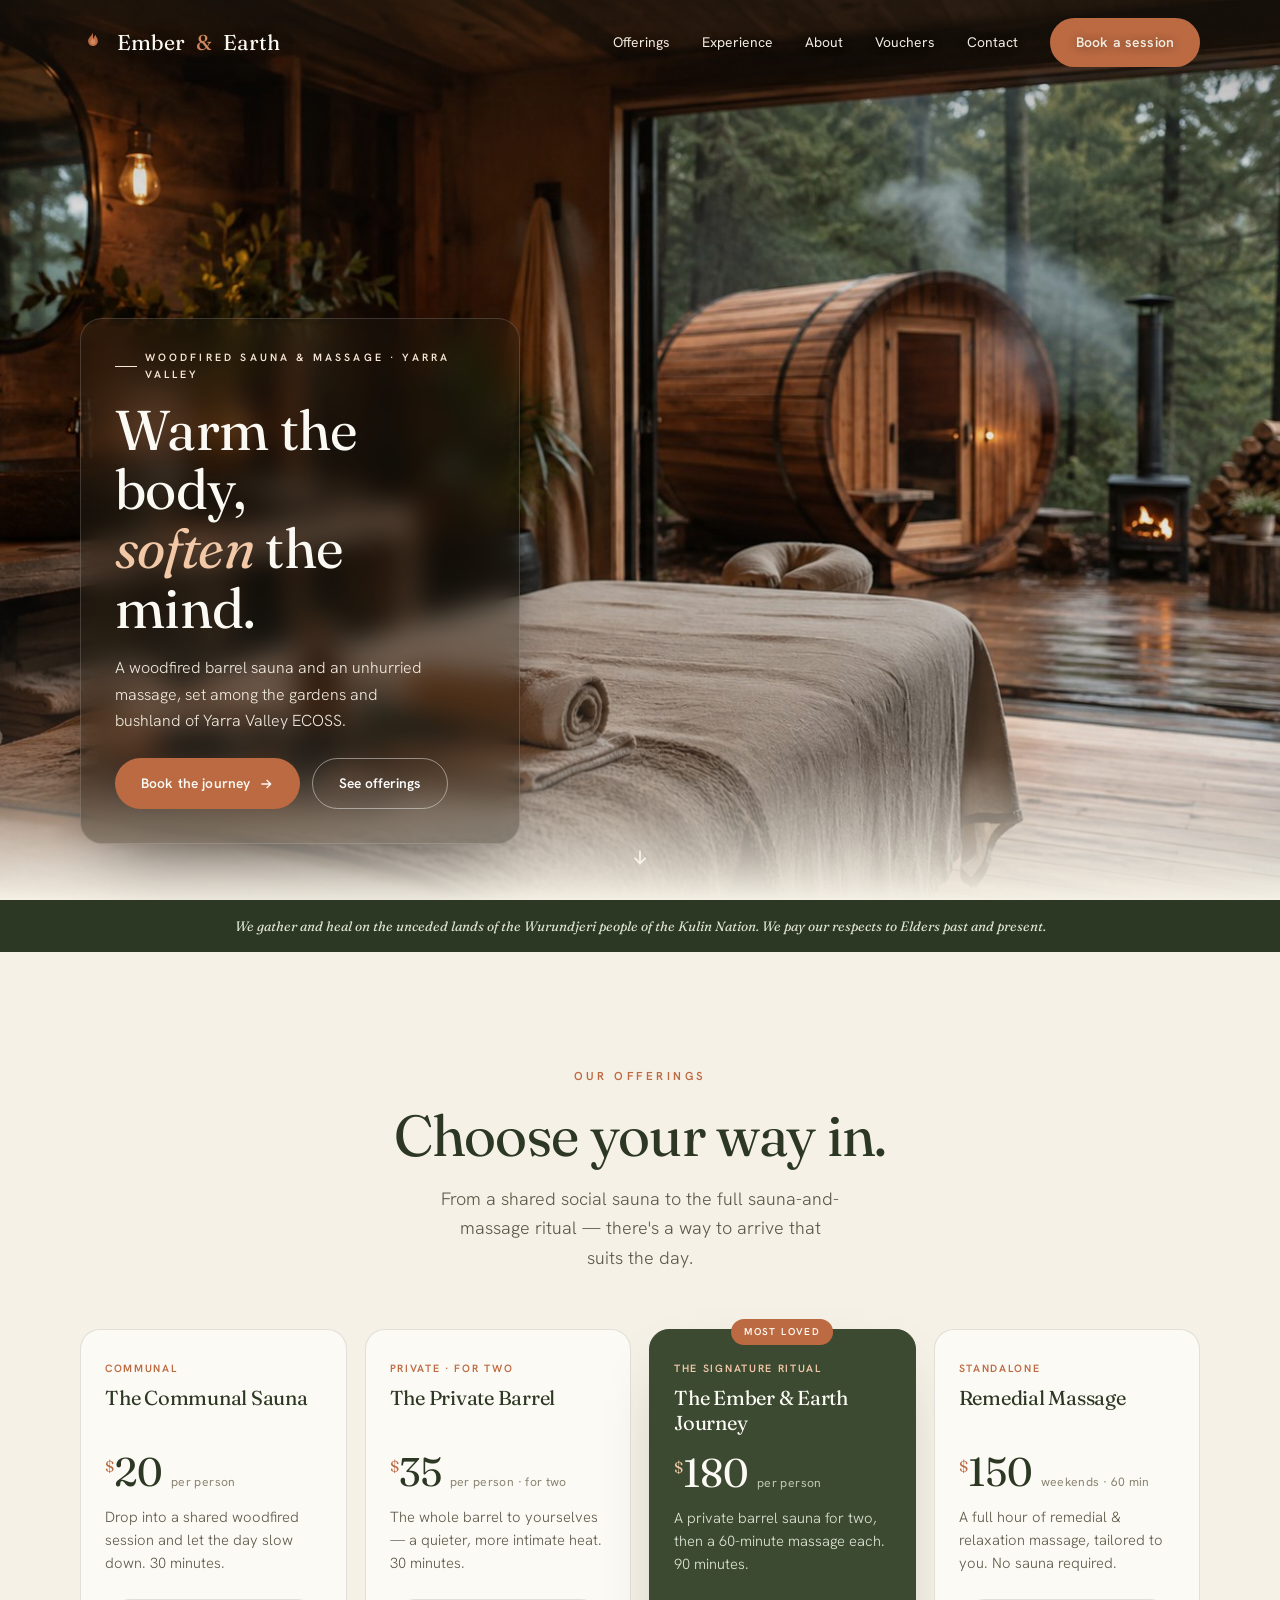
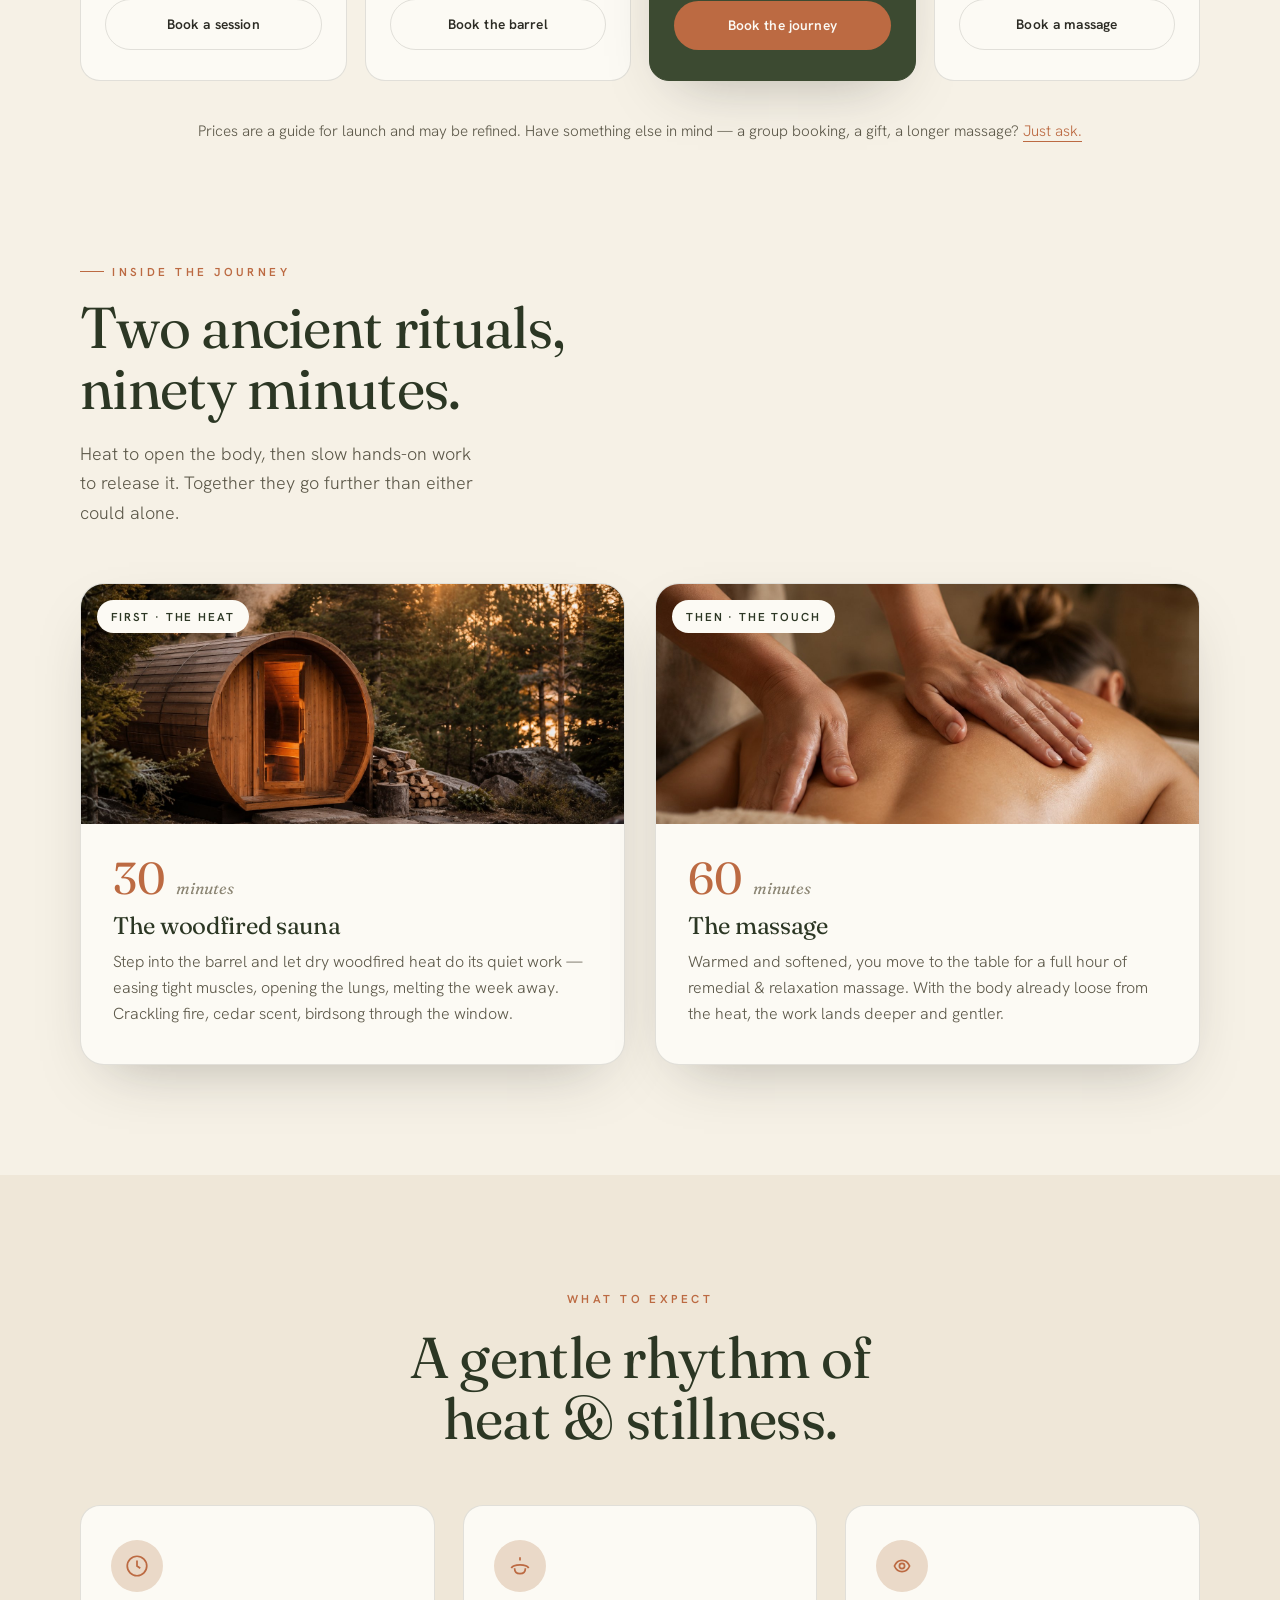
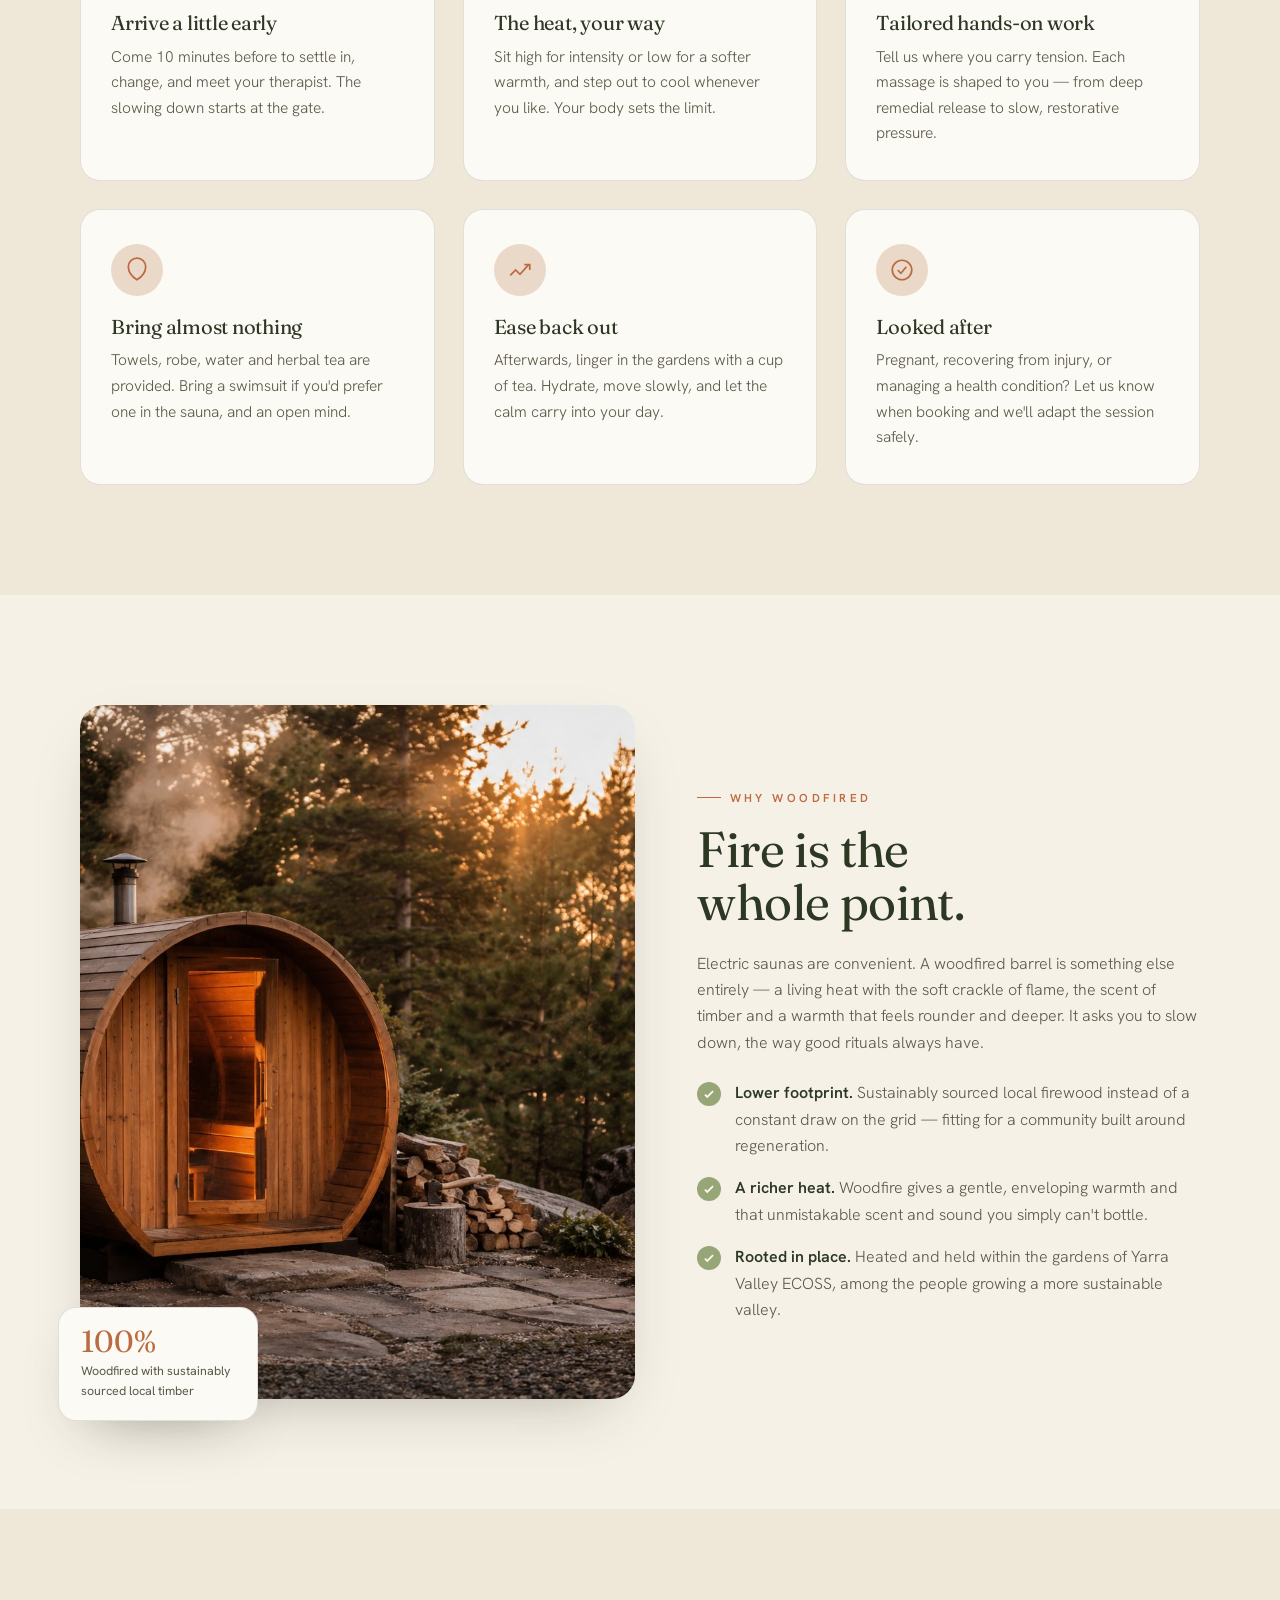
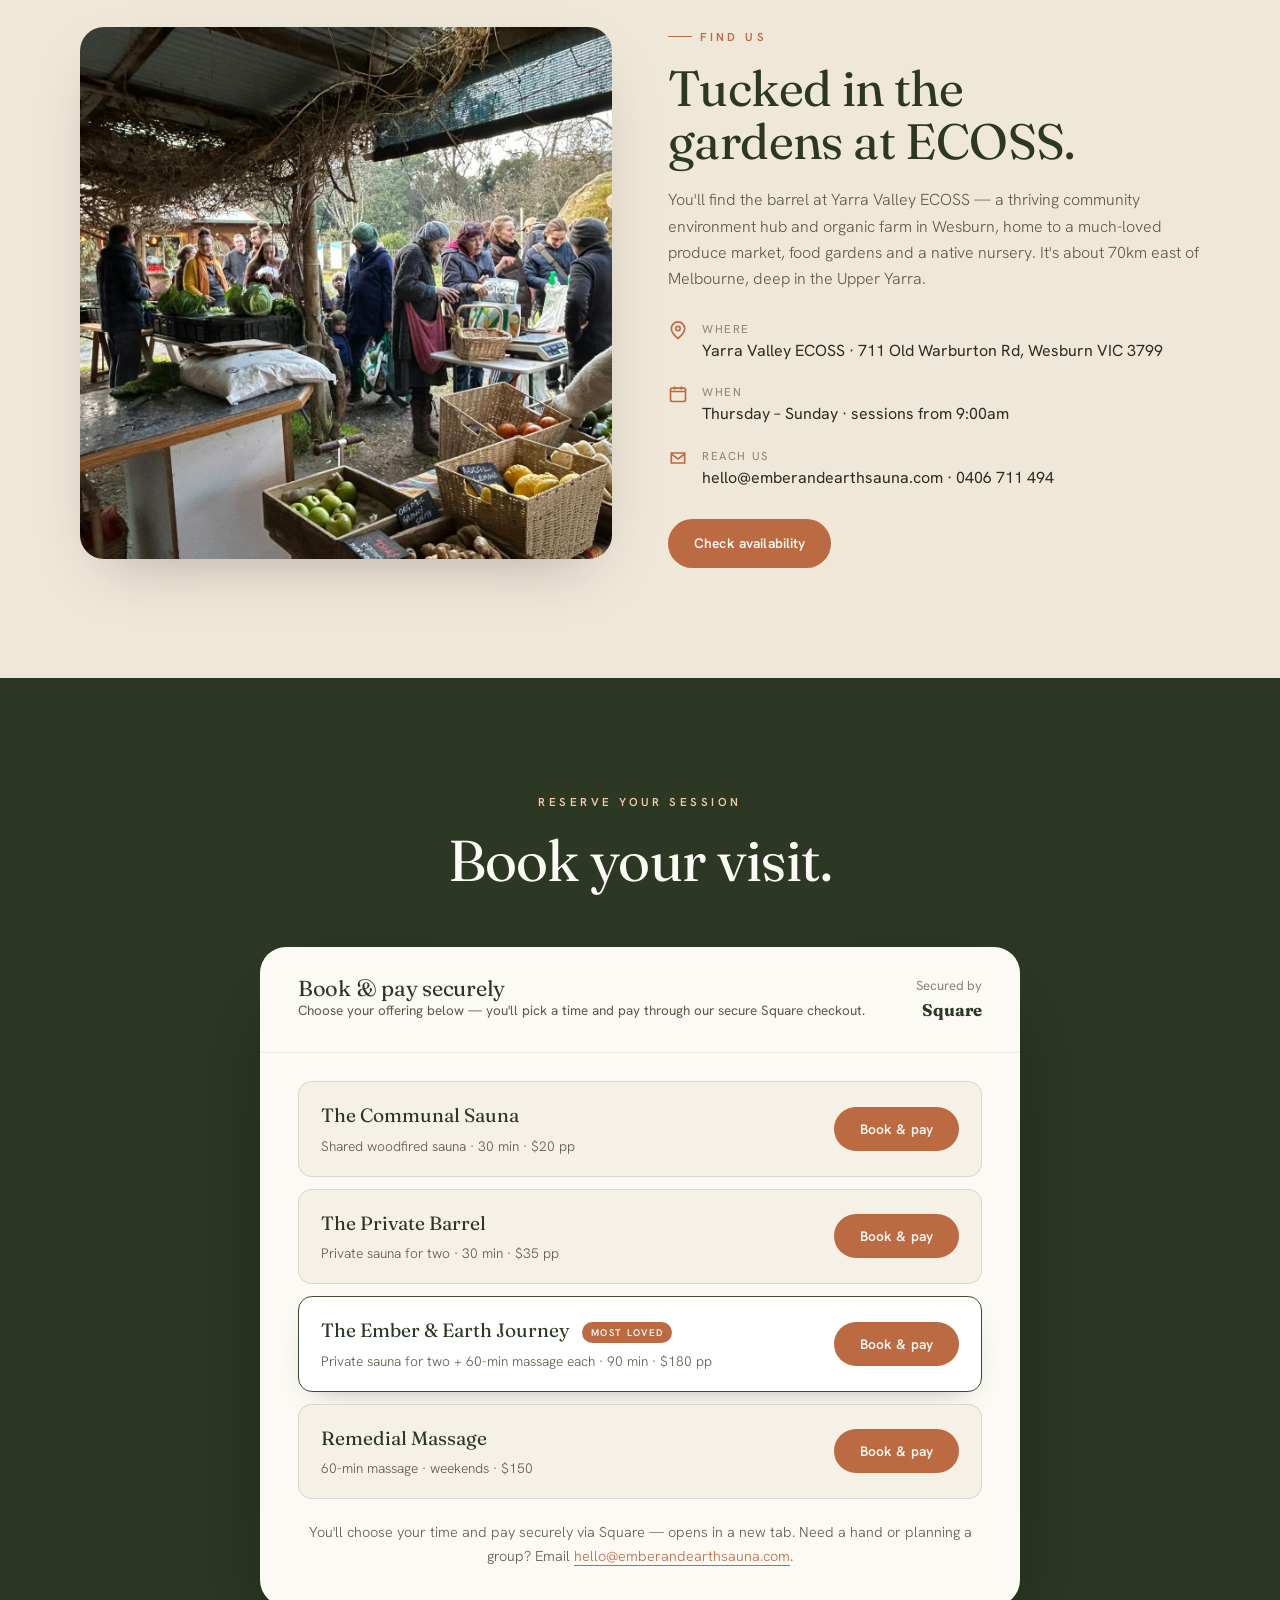
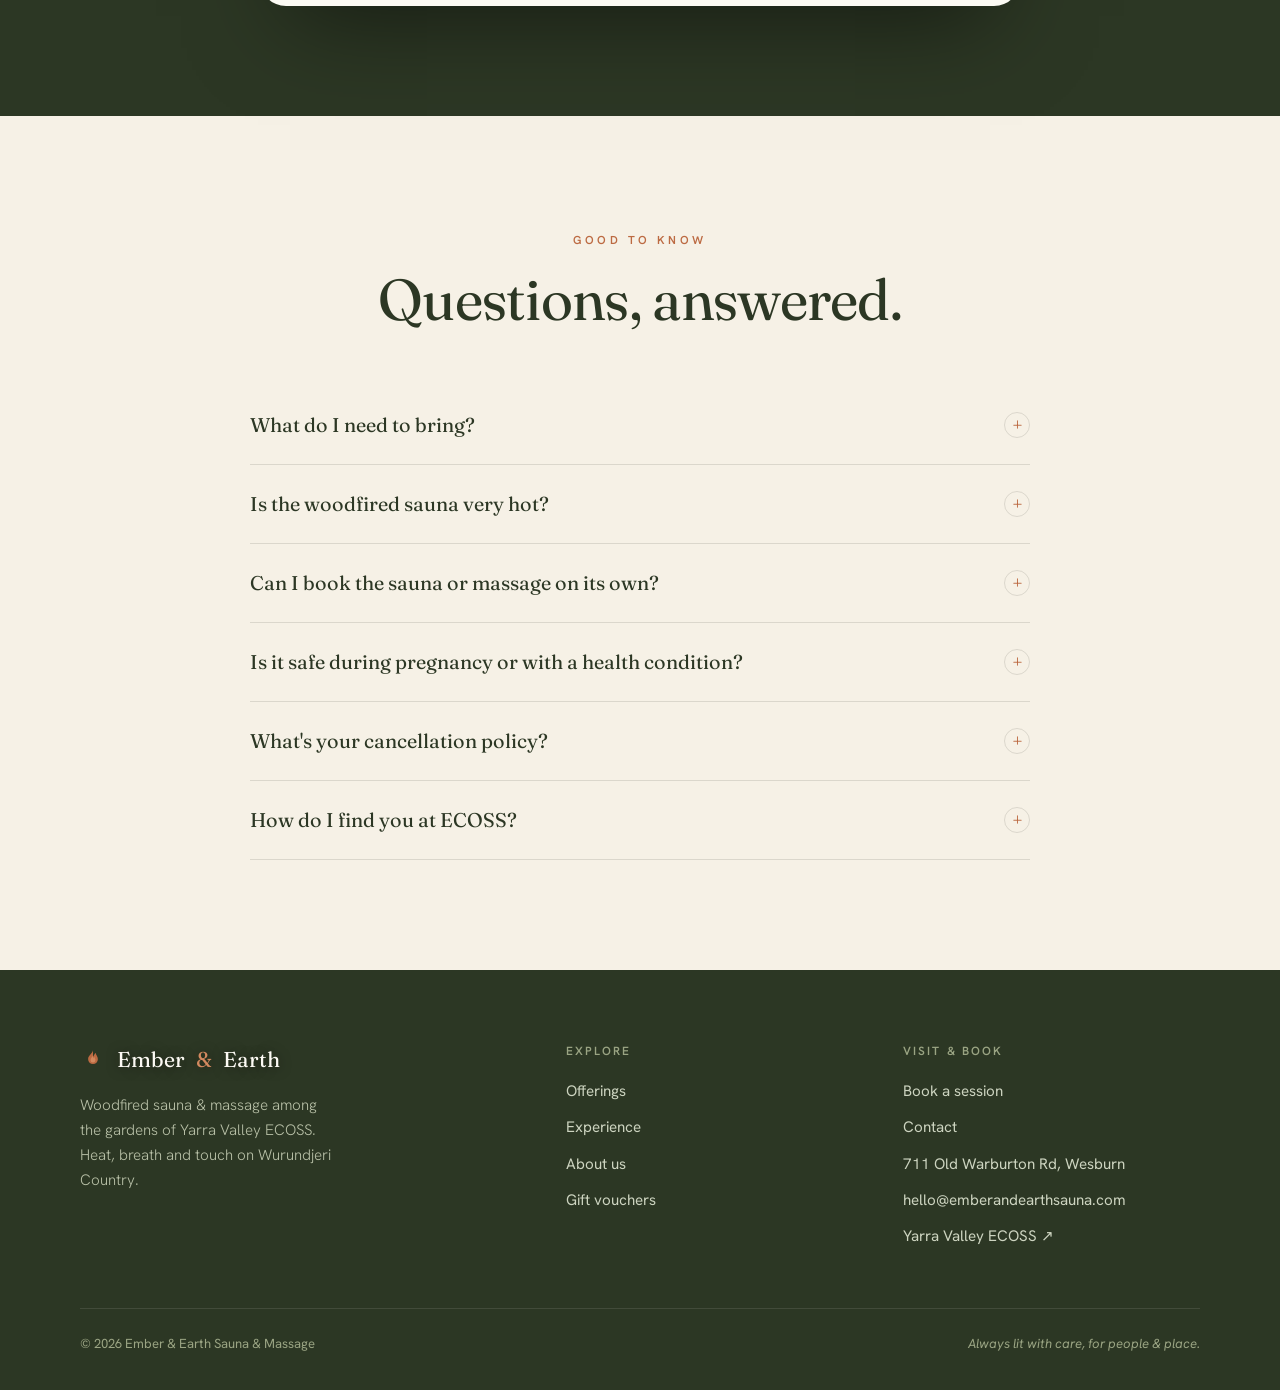
<file: index.html>
<!DOCTYPE html>
<html lang="en">
<head>
<meta charset="UTF-8">
<meta name="viewport" content="width=device-width, initial-scale=1.0">
<title>Ember &amp; Earth — Woodfired Sauna &amp; Massage · Yarra Valley ECOSS</title>
<link rel="preconnect" href="https://fonts.googleapis.com">
<link rel="preconnect" href="https://fonts.gstatic.com" crossorigin>
<link href="https://fonts.googleapis.com/css2?family=Fraunces:ital,opsz,wght@0,9..144,400;0,9..144,500;0,9..144,600;1,9..144,400;1,9..144,500&family=Hanken+Grotesk:wght@300;400;500;600&display=swap" rel="stylesheet">
<link rel="stylesheet" href="styles.css">
</head>
<body>

<header id="hdr">
  <nav>
    <a class="logo" href="#top">
      <svg width="26" height="26" viewBox="0 0 32 32" fill="none"><path d="M16 4c-1.2 5-6 6-6 11a6 6 0 0012 0c0-3-2-5-3-8-1 2-2 3-3 5z" fill="#bc6a42"/><path d="M16 10c-.6 2.4-3 3-3 6.2A3 3 0 0019 16c0-1.5-1-2.5-1.6-4-.5 1-1 1.3-1.4 1.9z" fill="#d3895f"/></svg>
      Ember <span class="amp">&amp;</span> Earth
    </a>
    <div class="navlinks" id="navlinks">
      <a href="#offerings">Offerings</a>
      <a href="#experience">Experience</a>
      <a href="about.html">About</a>
      <a href="vouchers.html">Vouchers</a>
      <a href="contact.html">Contact</a>
      <a href="#book" class="btn clay" onclick="openBooking();return false;">Book a session</a>
    </div>
    <button class="menu-toggle" id="menuToggle" aria-label="Menu">
      <svg width="26" height="26" viewBox="0 0 24 24" fill="none" stroke="currentColor" stroke-width="2"><path d="M3 6h18M3 12h18M3 18h18"/></svg>
    </button>
  </nav>
</header>

<section class="hero" id="top">
  <div class="hero-bg">
    <img src="hero.png" alt="Massage table and woodfired barrel sauna in a forest clearing">
  </div>
  <div class="wrap">
    <div class="hero-panel">
      <span class="eyebrow">Woodfired sauna &amp; massage · Yarra Valley</span>
      <h1>Warm the body,<br><span class="ital">soften</span> the mind.</h1>
      <p class="lead">A woodfired barrel sauna and an unhurried massage, set among the gardens and bushland of Yarra Valley ECOSS.</p>
      <div class="hero-cta">
        <a href="#book" class="btn clay" onclick="openBooking();return false;">Book the journey
          <svg width="16" height="16" viewBox="0 0 24 24" fill="none" stroke="currentColor" stroke-width="2"><path d="M5 12h14M13 6l6 6-6 6"/></svg></a>
        <a href="#offerings" class="btn ghost" style="border-color:rgba(255,255,255,.45);color:#fff">See offerings</a>
      </div>
    </div>
  </div>
  <a href="#journey" class="scroll-hint" aria-label="Scroll down">
    <svg width="22" height="22" viewBox="0 0 24 24" fill="none" stroke="currentColor" stroke-width="2"><path d="M12 5v14M6 13l6 6 6-6"/></svg>
  </a>
</section>

<div class="ack"><div class="wrap"><p>We gather and heal on the unceded lands of the Wurundjeri people of the Kulin Nation. We pay our respects to Elders past and present.</p></div></div>

<section id="offerings" class="pad">
  <div class="wrap">
    <div class="sec-head center reveal">
      <span class="eyebrow c">Our offerings</span>
      <h2>Choose your way in.</h2>
      <p class="lede" style="margin:18px auto 0">From a shared social sauna to the full sauna-and-massage ritual — there's a way to arrive that suits the day.</p>
    </div>
    <div class="offer-grid">

      <div class="offer reveal">
        <span class="o-kind">Communal</span>
        <h3>The Communal Sauna</h3>
        <div class="o-price"><span class="amt"><sup>$</sup>20</span><span class="o-per">per person</span></div>
        <p class="o-desc">Drop into a shared woodfired session and let the day slow down. 30 minutes.</p>
        <a href="#book" class="btn ghost o-btn" data-offer="communal">Book a session</a>
      </div>

      <div class="offer reveal">
        <span class="o-kind">Private · for two</span>
        <h3>The Private Barrel</h3>
        <div class="o-price"><span class="amt"><sup>$</sup>35</span><span class="o-per">per person · for two</span></div>
        <p class="o-desc">The whole barrel to yourselves — a quieter, more intimate heat. 30 minutes.</p>
        <a href="#book" class="btn ghost o-btn" data-offer="private">Book the barrel</a>
      </div>

      <div class="offer featured reveal">
        <span class="o-flag">Most loved</span>
        <span class="o-kind">The signature ritual</span>
        <h3>The Ember &amp; Earth Journey</h3>
        <div class="o-price"><span class="amt"><sup>$</sup>180</span><span class="o-per">per person</span></div>
        <p class="o-desc">A private barrel sauna for two, then a 60-minute massage each. 90 minutes.</p>
        <a href="#book" class="btn clay o-btn" data-offer="journey">Book the journey</a>
      </div>

      <div class="offer reveal">
        <span class="o-kind">Standalone</span>
        <h3>Remedial Massage</h3>
        <div class="o-price"><span class="amt"><sup>$</sup>150</span><span class="o-per">weekends · 60 min</span></div>
        <p class="o-desc">A full hour of remedial &amp; relaxation massage, tailored to you. No sauna required.</p>
        <a href="#book" class="btn ghost o-btn" data-offer="massage">Book a massage</a>
      </div>

    </div>
    <p class="o-note reveal">Prices are a guide for launch and may be refined. Have something else in mind — a group booking, a gift, a longer massage? <a href="mailto:hello@emberandearthsauna.com">Just ask.</a></p>
  </div>
</section>

<section id="ritual" class="pad" style="padding-top:0">
  <div class="wrap">
    <div class="sec-head reveal">
      <span class="eyebrow">Inside the Journey</span>
      <h2>Two ancient rituals,<br>ninety minutes.</h2>
      <p class="lede" style="margin-top:20px">Heat to open the body, then slow hands-on work to release it. Together they go further than either could alone.</p>
    </div>
    <div class="ritual-grid">
      <div class="step reveal">
        <div class="step-img"><span class="tag">First · the heat</span>
          <img src="sauna.png" alt="Woodfired barrel sauna glowing at golden hour in the forest">
        </div>
        <div class="step-body">
          <div class="dur">30 <span>minutes</span></div>
          <h3>The woodfired sauna</h3>
          <p>Step into the barrel and let dry woodfired heat do its quiet work — easing tight muscles, opening the lungs, melting the week away. Crackling fire, cedar scent, birdsong through the window.</p>
        </div>
      </div>
      <div class="step reveal">
        <div class="step-img"><span class="tag">Then · the touch</span>
          <img src="massage.png" alt="Therapist giving a relaxing back massage">
        </div>
        <div class="step-body">
          <div class="dur">60 <span>minutes</span></div>
          <h3>The massage</h3>
          <p>Warmed and softened, you move to the table for a full hour of remedial &amp; relaxation massage. With the body already loose from the heat, the work lands deeper and gentler.</p>
        </div>
      </div>
    </div>
  </div>
</section>

<section id="experience" class="pad">
  <div class="wrap">
    <div class="sec-head center reveal">
      <span class="eyebrow c">What to expect</span>
      <h2>A gentle rhythm of<br>heat &amp; stillness.</h2>
    </div>
    <div class="exp-grid">
      <div class="exp reveal"><div class="ei"><svg width="26" height="26" viewBox="0 0 24 24" fill="none" stroke="currentColor" stroke-width="1.6"><circle cx="12" cy="12" r="9"/><path d="M12 7v5l3 2"/></svg></div><h3>Arrive a little early</h3><p>Come 10 minutes before to settle in, change, and meet your therapist. The slowing down starts at the gate.</p></div>
      <div class="exp reveal"><div class="ei"><svg width="26" height="26" viewBox="0 0 24 24" fill="none" stroke="currentColor" stroke-width="1.6"><path d="M4 14c2-4 14-4 16 0M7 14c0 3 2 5 5 5s5-2 5-5"/><path d="M12 4v3"/></svg></div><h3>The heat, your way</h3><p>Sit high for intensity or low for a softer warmth, and step out to cool whenever you like. Your body sets the limit.</p></div>
      <div class="exp reveal"><div class="ei"><svg width="26" height="26" viewBox="0 0 24 24" fill="none" stroke="currentColor" stroke-width="1.6"><path d="M5 12c3-7 11-7 14 0-3 7-11 7-14 0z"/><circle cx="12" cy="12" r="2.4"/></svg></div><h3>Tailored hands-on work</h3><p>Tell us where you carry tension. Each massage is shaped to you — from deep remedial release to slow, restorative pressure.</p></div>
      <div class="exp reveal"><div class="ei"><svg width="26" height="26" viewBox="0 0 24 24" fill="none" stroke="currentColor" stroke-width="1.6"><path d="M12 21c5-3 8-7 8-12a8 8 0 10-16 0c0 5 3 9 8 12z"/></svg></div><h3>Bring almost nothing</h3><p>Towels, robe, water and herbal tea are provided. Bring a swimsuit if you'd prefer one in the sauna, and an open mind.</p></div>
      <div class="exp reveal"><div class="ei"><svg width="26" height="26" viewBox="0 0 24 24" fill="none" stroke="currentColor" stroke-width="1.6"><path d="M3 17l5-5 4 4 8-9"/><path d="M16 7h5v5"/></svg></div><h3>Ease back out</h3><p>Afterwards, linger in the gardens with a cup of tea. Hydrate, move slowly, and let the calm carry into your day.</p></div>
      <div class="exp reveal"><div class="ei"><svg width="26" height="26" viewBox="0 0 24 24" fill="none" stroke="currentColor" stroke-width="1.6"><circle cx="12" cy="12" r="9"/><path d="M8 12l3 3 5-6"/></svg></div><h3>Looked after</h3><p>Pregnant, recovering from injury, or managing a health condition? Let us know when booking and we'll adapt the session safely.</p></div>
    </div>
  </div>
</section>

<section id="woodfired" class="pad">
  <div class="wrap">
    <div class="feature">
      <div class="feature-art reveal">
        <div class="fimg"><img src="sauna.png" alt="The woodfired barrel sauna at golden hour, steam rising from the chimney"></div>
        <div class="badge"><div class="bn">100%</div><div class="bl">Woodfired with sustainably sourced local timber</div></div>
      </div>
      <div class="feature-copy">
        <span class="eyebrow reveal">Why woodfired</span>
        <h2 class="reveal">Fire is the<br>whole point.</h2>
        <p class="reveal">Electric saunas are convenient. A woodfired barrel is something else entirely — a living heat with the soft crackle of flame, the scent of timber and a warmth that feels rounder and deeper. It asks you to slow down, the way good rituals always have.</p>
        <ul class="feat-list">
          <li class="reveal"><span class="ck"><svg width="14" height="14" viewBox="0 0 24 24" fill="none" stroke="currentColor" stroke-width="3"><path d="M5 13l4 4L19 7"/></svg></span><span><strong>Lower footprint.</strong> Sustainably sourced local firewood instead of a constant draw on the grid — fitting for a community built around regeneration.</span></li>
          <li class="reveal"><span class="ck"><svg width="14" height="14" viewBox="0 0 24 24" fill="none" stroke="currentColor" stroke-width="3"><path d="M5 13l4 4L19 7"/></svg></span><span><strong>A richer heat.</strong> Woodfire gives a gentle, enveloping warmth and that unmistakable scent and sound you simply can't bottle.</span></li>
          <li class="reveal"><span class="ck"><svg width="14" height="14" viewBox="0 0 24 24" fill="none" stroke="currentColor" stroke-width="3"><path d="M5 13l4 4L19 7"/></svg></span><span><strong>Rooted in place.</strong> Heated and held within the gardens of Yarra Valley ECOSS, among the people growing a more sustainable valley.</span></li>
        </ul>
      </div>
    </div>
  </div>
</section>

<section id="location" class="pad">
  <div class="wrap">
    <div class="loc">
      <div class="loc-img reveal"><img src="ecoss.jpeg" alt="The community produce market at Yarra Valley ECOSS"></div>
      <div class="loc-copy">
        <span class="eyebrow reveal">Find us</span>
        <h2 class="reveal">Tucked in the<br>gardens at ECOSS.</h2>
        <p class="reveal">You'll find the barrel at Yarra Valley ECOSS — a thriving community environment hub and organic farm in Wesburn, home to a much-loved produce market, food gardens and a native nursery. It's about 70km east of Melbourne, deep in the Upper Yarra.</p>
        <div class="loc-detail">
          <div class="row reveal"><span class="ic"><svg width="20" height="20" viewBox="0 0 24 24" fill="none" stroke="currentColor" stroke-width="2"><path d="M12 21c5-4 8-7.5 8-12a8 8 0 10-16 0c0 4.5 3 8 8 12z"/><circle cx="12" cy="9" r="2.6"/></svg></span><div><div class="lab">Where</div><div class="val">Yarra Valley ECOSS · 711 Old Warburton Rd, Wesburn VIC 3799</div></div></div>
          <div class="row reveal"><span class="ic"><svg width="20" height="20" viewBox="0 0 24 24" fill="none" stroke="currentColor" stroke-width="2"><rect x="3" y="5" width="18" height="16" rx="2"/><path d="M3 9h18M8 3v4M16 3v4"/></svg></span><div><div class="lab">When</div><div class="val">Thursday – Sunday · sessions from 9:00am</div></div></div>
          <div class="row reveal"><span class="ic"><svg width="20" height="20" viewBox="0 0 24 24" fill="none" stroke="currentColor" stroke-width="2"><path d="M4 6h16v12H4z"/><path d="M4 7l8 6 8-6"/></svg></span><div><div class="lab">Reach us</div><div class="val"><a href="mailto:hello@emberandearthsauna.com">hello@emberandearthsauna.com</a> · <a href="tel:0406711494">0406 711 494</a></div></div></div>
        </div>
        <a href="#book" class="btn clay" style="margin-top:28px" onclick="openBooking();return false;">Check availability</a>
      </div>
    </div>
  </div>
</section>

<section id="book" class="pad">
  <div class="wrap">
    <div class="sec-head center reveal">
      <span class="eyebrow c">Reserve your session</span>
      <h2>Book your visit.</h2>
    </div>
    <div class="booking reveal">
      <div class="booking-head">
        <div><h3>Book &amp; pay securely</h3><div class="pkg">Choose your offering below — you'll pick a time and pay through our secure Square checkout.</div></div>
        <div class="pr">Secured by<b style="font-style:normal;font-size:1.05rem;color:var(--forest-deep)">Square</b></div>
      </div>
      <div class="booking-body">
        <div class="book-list">
          <div class="book-row">
            <div class="br-info"><span class="br-name">The Communal Sauna</span><span class="br-meta">Shared woodfired sauna · 30 min · $20 pp</span></div>
            <button class="btn clay br-btn" onclick="openBooking()">Book &amp; pay</button>
          </div>
          <div class="book-row">
            <div class="br-info"><span class="br-name">The Private Barrel</span><span class="br-meta">Private sauna for two · 30 min · $35 pp</span></div>
            <button class="btn clay br-btn" onclick="openBooking()">Book &amp; pay</button>
          </div>
          <div class="book-row feature">
            <div class="br-info"><span class="br-name">The Ember &amp; Earth Journey <span class="br-flag">Most loved</span></span><span class="br-meta">Private sauna for two + 60-min massage each · 90 min · $180 pp</span></div>
            <button class="btn clay br-btn" onclick="openBooking()">Book &amp; pay</button>
          </div>
          <div class="book-row">
            <div class="br-info"><span class="br-name">Remedial Massage</span><span class="br-meta">60-min massage · weekends · $150</span></div>
            <button class="btn clay br-btn" onclick="openBooking()">Book &amp; pay</button>
          </div>
        </div>
        <p class="book-note">You'll choose your time and pay securely via Square — opens in a new tab. Need a hand or planning a group? Email <a href="mailto:hello@emberandearthsauna.com">hello@emberandearthsauna.com</a>.</p>
      </div>
    </div>
  </div>
</section>

<section id="faq" class="pad">
  <div class="wrap">
    <div class="sec-head center reveal"><span class="eyebrow c">Good to know</span><h2>Questions, answered.</h2></div>
    <div class="faq-list">
      <div class="faq reveal"><button>What do I need to bring?<span class="pm">+</span></button><div class="ans"><p>Very little. We provide towels, a robe, drinking water and herbal tea. Bring a swimsuit if you'd prefer to wear one in the sauna, plus a hair tie and a sense of unhurriedness. Leave your phone in the car if you can.</p></div></div>
      <div class="faq reveal"><button>Is the woodfired sauna very hot?<span class="pm">+</span></button><div class="ans"><p>It's a warm, enveloping dry heat — and you're always in control. Sit higher for more intensity, lower for a softer warmth, and step out to cool whenever you like. Your therapist tends the fire and the timing so you can simply relax.</p></div></div>
      <div class="faq reveal"><button>Can I book the sauna or massage on its own?<span class="pm">+</span></button><div class="ans"><p>Absolutely. You can book a communal sauna, a private barrel for two, a standalone massage, or the full Journey that pairs a private sauna with a massage each. Whatever you choose, the heat and the hands-on work are designed to complement one another.</p></div></div>
      <div class="faq reveal"><button>Is it safe during pregnancy or with a health condition?<span class="pm">+</span></button><div class="ans"><p>Often, yes — with adjustments. Sauna heat and some massage techniques are modified during pregnancy and for certain conditions. Please tell us when you book so we can tailor your session, and check with your doctor if you're unsure. We may shorten or skip the heat where it's wise to.</p></div></div>
      <div class="faq reveal"><button>What's your cancellation policy?<span class="pm">+</span></button><div class="ans"><p>Life happens. Reschedule or cancel with at least 24 hours' notice at no charge. Because we light the fire especially for you, late cancellations may incur a small fee.</p></div></div>
      <div class="faq reveal"><button>How do I find you at ECOSS?<span class="pm">+</span></button><div class="ans"><p>Enter Yarra Valley ECOSS at 711 Old Warburton Rd, Wesburn, and follow the signs toward the gardens — the barrel sits among the food forest. There's plenty of parking on site, and we'll send clear directions with your confirmation.</p></div></div>
    </div>
  </div>
</section>

<footer>
  <div class="wrap">
    <div class="foot-grid">
      <div class="foot-brand">
        <a class="logo" href="#top"><svg width="26" height="26" viewBox="0 0 32 32" fill="none"><path d="M16 4c-1.2 5-6 6-6 11a6 6 0 0012 0c0-3-2-5-3-8-1 2-2 3-3 5z" fill="#bc6a42"/><path d="M16 10c-.6 2.4-3 3-3 6.2A3 3 0 0019 16c0-1.5-1-2.5-1.6-4-.5 1-1 1.3-1.4 1.9z" fill="#d3895f"/></svg> Ember <span class="amp">&amp;</span> Earth</a>
        <p>Woodfired sauna &amp; massage among the gardens of Yarra Valley ECOSS. Heat, breath and touch on Wurundjeri Country.</p>
      </div>
      <div class="foot-col"><h4>Explore</h4><a href="#offerings">Offerings</a><a href="#experience">Experience</a><a href="about.html">About us</a><a href="vouchers.html">Gift vouchers</a></div>
      <div class="foot-col"><h4>Visit &amp; book</h4><a href="#book">Book a session</a><a href="contact.html">Contact</a><a href="#location">711 Old Warburton Rd, Wesburn</a><a href="mailto:hello@emberandearthsauna.com">hello@emberandearthsauna.com</a><a href="https://ecoss.org.au" target="_blank" rel="noopener">Yarra Valley ECOSS ↗</a></div>
    </div>
    <div class="foot-bottom"><span>© <span id="yr"></span> Ember &amp; Earth Sauna &amp; Massage</span><span style="font-style:italic">Always lit with care, for people &amp; place.</span></div>
  </div>
</footer>

<script>
  const hdr=document.getElementById('hdr');
  addEventListener('scroll',()=>hdr.classList.toggle('scrolled',scrollY>40));
  const navlinks=document.getElementById('navlinks');
  document.getElementById('menuToggle').onclick=()=>navlinks.classList.toggle('open');
  navlinks.querySelectorAll('a').forEach(a=>a.onclick=()=>navlinks.classList.remove('open'));
  document.getElementById('yr').textContent=new Date().getFullYear();
  const io=new IntersectionObserver((es)=>es.forEach(e=>{if(e.isIntersecting){e.target.classList.add('in');io.unobserve(e.target)}}),{threshold:.12});
  document.querySelectorAll('.reveal').forEach((el,i)=>{el.style.transitionDelay=(i%4*60)+'ms';io.observe(el)});
  document.querySelectorAll('.faq button').forEach(b=>b.onclick=()=>{
    const f=b.parentElement, open=f.classList.contains('open');
    document.querySelectorAll('.faq').forEach(x=>{x.classList.remove('open');x.querySelector('.ans').style.maxHeight=null});
    if(!open){f.classList.add('open');const a=f.querySelector('.ans');a.style.maxHeight=a.scrollHeight+'px'}
  });
  /* Booking — open Square's secure booking & payment */
  const SQUARE_URL='https://app.squareup.com/appointments/buyer/widget/eo1shb57awt2tq/LN5XKNGM1B7KW';
  function openBooking(){ window.open(SQUARE_URL,'_blank','noopener'); }
  /* Hero / nav / location / offering-card CTAs all open Square */
  document.querySelectorAll('.o-btn').forEach(b=>b.addEventListener('click',e=>{
    e.preventDefault();
    openBooking();
  }));
</script>
</body>
</html>
</file>
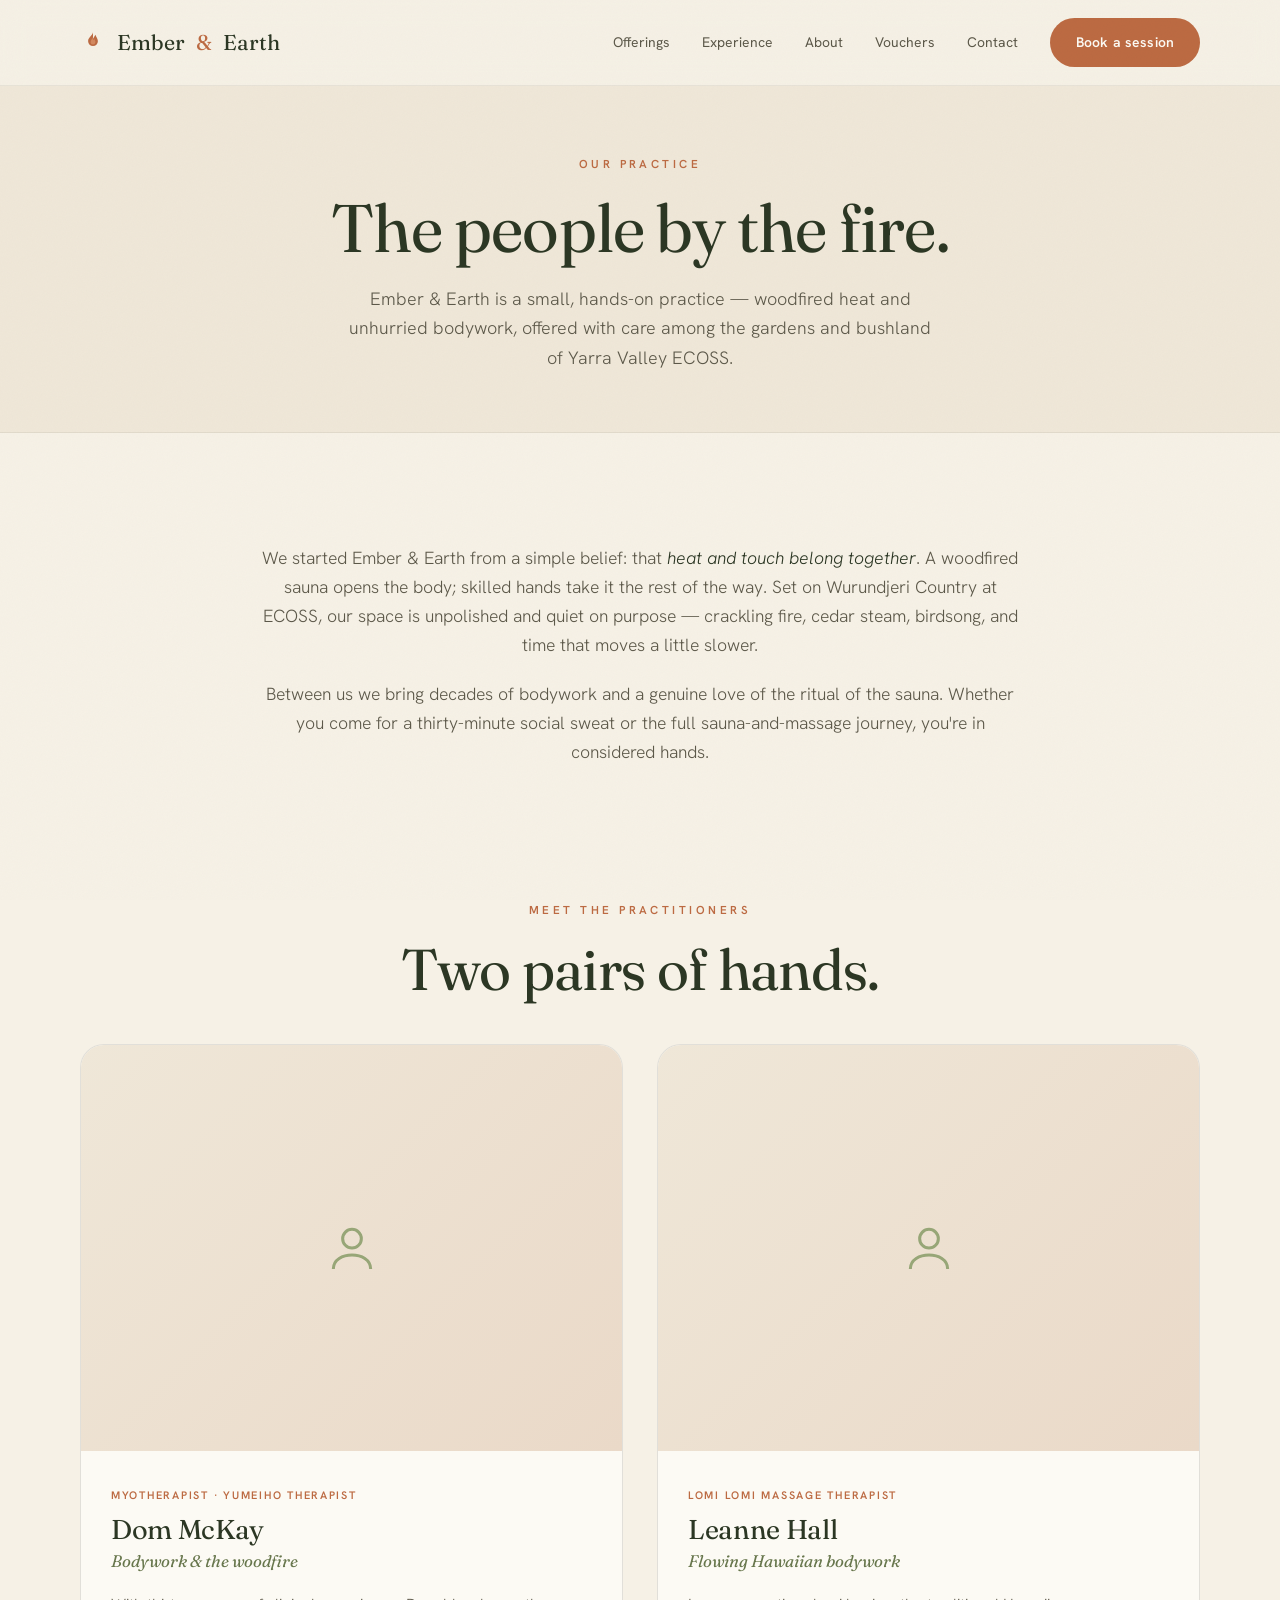
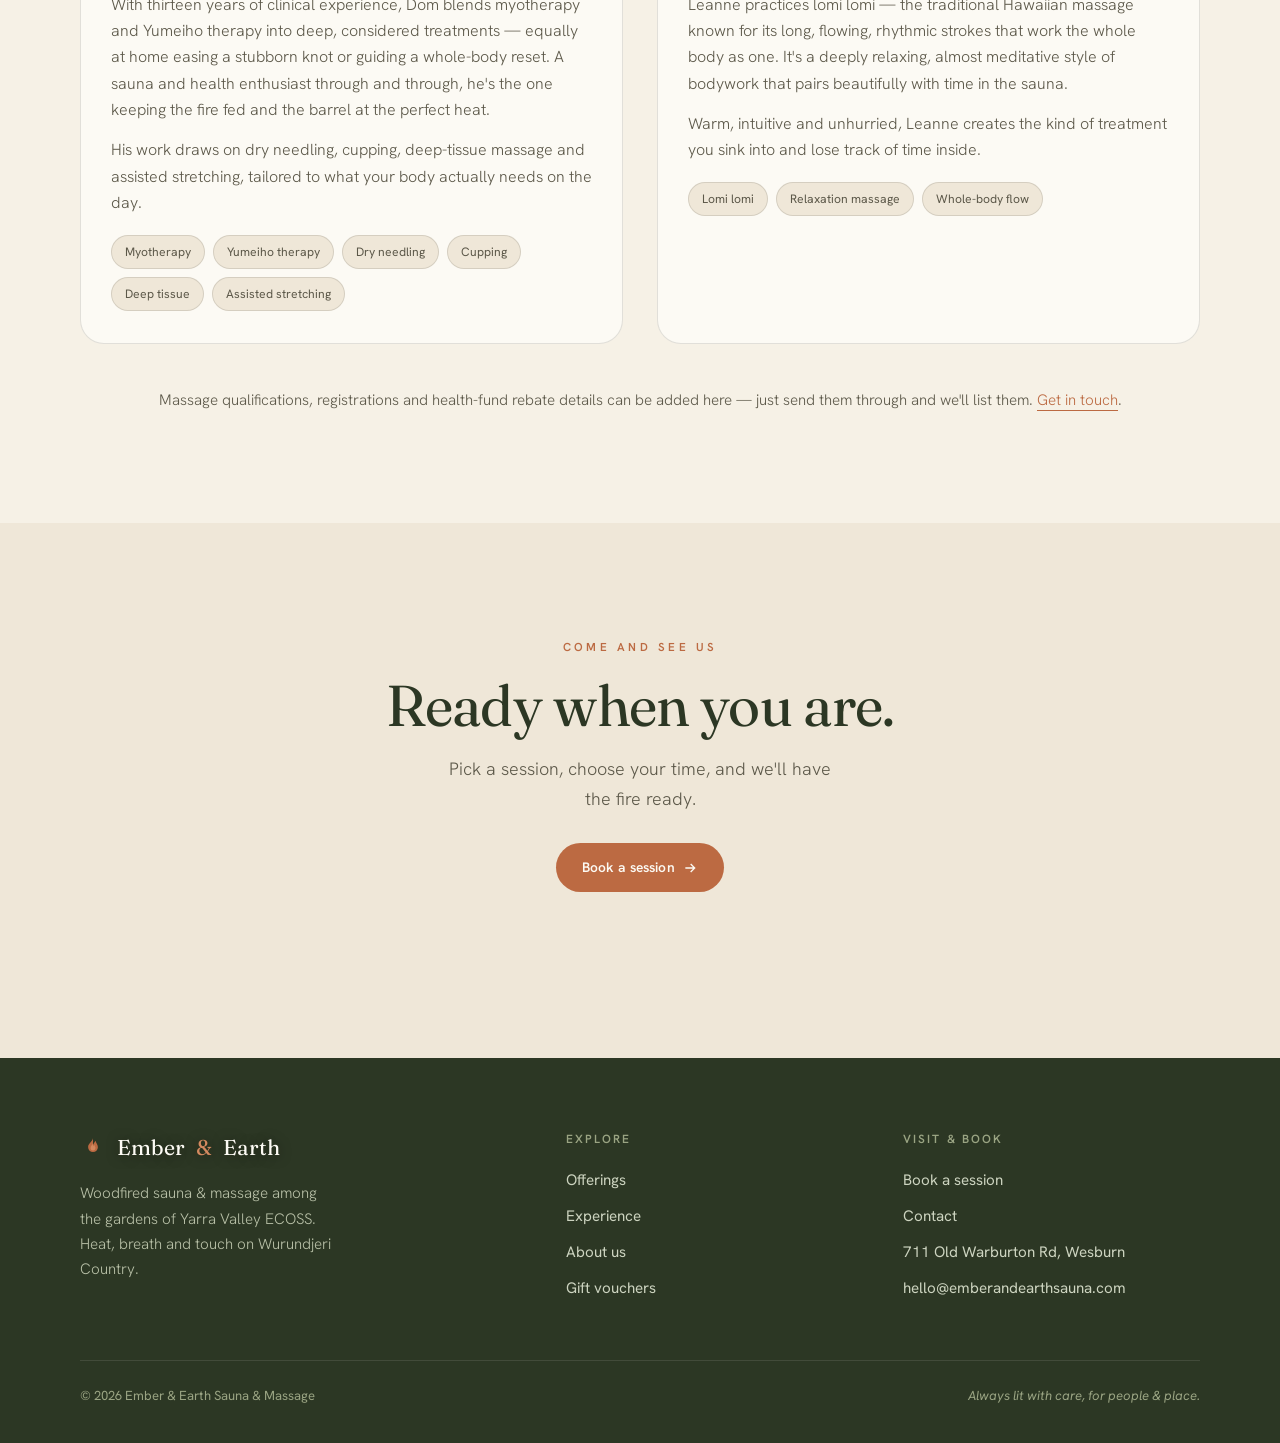
<file: about.html>
<!DOCTYPE html>
<html lang="en">
<head>
<meta charset="UTF-8">
<meta name="viewport" content="width=device-width, initial-scale=1.0">
<title>About · Ember &amp; Earth — Woodfired Sauna &amp; Massage</title>
<meta name="description" content="Meet the practitioners behind Ember & Earth — a woodfired barrel sauna and massage practice in the Yarra Valley.">
<link rel="preconnect" href="https://fonts.googleapis.com">
<link rel="preconnect" href="https://fonts.gstatic.com" crossorigin>
<link href="https://fonts.googleapis.com/css2?family=Fraunces:ital,opsz,wght@0,9..144,400;0,9..144,500;0,9..144,600;1,9..144,400;1,9..144,500&family=Hanken+Grotesk:wght@300;400;500;600&display=swap" rel="stylesheet">
<link rel="stylesheet" href="styles.css">
</head>
<body class="interior">

<header id="hdr">
  <nav>
    <a class="logo" href="index.html">
      <svg width="26" height="26" viewBox="0 0 32 32" fill="none"><path d="M16 4c-1.2 5-6 6-6 11a6 6 0 0012 0c0-3-2-5-3-8-1 2-2 3-3 5z" fill="#bc6a42"/><path d="M16 10c-.6 2.4-3 3-3 6.2A3 3 0 0019 16c0-1.5-1-2.5-1.6-4-.5 1-1 1.3-1.4 1.9z" fill="#d3895f"/></svg>
      Ember <span class="amp">&amp;</span> Earth
    </a>
    <div class="navlinks" id="navlinks">
      <a href="index.html#offerings">Offerings</a>
      <a href="index.html#experience">Experience</a>
      <a href="about.html">About</a>
      <a href="vouchers.html">Vouchers</a>
      <a href="contact.html">Contact</a>
      <a href="index.html#book" class="btn clay">Book a session</a>
    </div>
    <button class="menu-toggle" id="menuToggle" aria-label="Menu">
      <svg width="26" height="26" viewBox="0 0 24 24" fill="none" stroke="currentColor" stroke-width="2"><path d="M3 6h18M3 12h18M3 18h18"/></svg>
    </button>
  </nav>
</header>

<section class="page-hero">
  <div class="wrap">
    <span class="eyebrow c">Our practice</span>
    <h1>The people by the fire.</h1>
    <p class="lede">Ember &amp; Earth is a small, hands-on practice — woodfired heat and unhurried bodywork, offered with care among the gardens and bushland of Yarra Valley ECOSS.</p>
  </div>
</section>

<section class="pad">
  <div class="wrap">
    <div class="story reveal">
      <p>We started Ember &amp; Earth from a simple belief: that <span class="ital">heat and touch belong together</span>. A woodfired sauna opens the body; skilled hands take it the rest of the way. Set on Wurundjeri Country at ECOSS, our space is unpolished and quiet on purpose — crackling fire, cedar steam, birdsong, and time that moves a little slower.</p>
      <p>Between us we bring decades of bodywork and a genuine love of the ritual of the sauna. Whether you come for a thirty-minute social sweat or the full sauna-and-massage journey, you're in considered hands.</p>
    </div>
  </div>
</section>

<section class="pad" style="padding-top:0">
  <div class="wrap">
    <div class="sec-head center reveal" style="margin-bottom:44px">
      <span class="eyebrow c">Meet the practitioners</span>
      <h2>Two pairs of hands.</h2>
    </div>
    <div class="prac-grid">

      <div class="prac reveal">
        <div class="prac-photo">
          <div class="ph-placeholder">
            <svg width="56" height="56" viewBox="0 0 24 24" fill="none" stroke="currentColor" stroke-width="1.3"><circle cx="12" cy="8" r="4"/><path d="M4 21c0-4 4-6 8-6s8 2 8 6"/></svg>
          </div>
          <!-- To add a real photo: replace the placeholder div above with <img src="dom.jpg" alt="Dom McKay"> -->
        </div>
        <div class="prac-body">
          <span class="o-kind">Myotherapist · Yumeiho Therapist</span>
          <h3>Dom McKay</h3>
          <div class="role">Bodywork &amp; the woodfire</div>
          <p>With thirteen years of clinical experience, Dom blends myotherapy and Yumeiho therapy into deep, considered treatments — equally at home easing a stubborn knot or guiding a whole-body reset. A sauna and health enthusiast through and through, he's the one keeping the fire fed and the barrel at the perfect heat.</p>
          <p>His work draws on dry needling, cupping, deep-tissue massage and assisted stretching, tailored to what your body actually needs on the day.</p>
          <div class="prac-tags">
            <span>Myotherapy</span><span>Yumeiho therapy</span><span>Dry needling</span><span>Cupping</span><span>Deep tissue</span><span>Assisted stretching</span>
          </div>
        </div>
      </div>

      <div class="prac reveal">
        <div class="prac-photo">
          <div class="ph-placeholder">
            <svg width="56" height="56" viewBox="0 0 24 24" fill="none" stroke="currentColor" stroke-width="1.3"><circle cx="12" cy="8" r="4"/><path d="M4 21c0-4 4-6 8-6s8 2 8 6"/></svg>
          </div>
          <!-- To add a real photo: replace the placeholder div above with <img src="leanne.jpg" alt="Leanne Hall"> -->
        </div>
        <div class="prac-body">
          <span class="o-kind">Lomi Lomi Massage Therapist</span>
          <h3>Leanne Hall</h3>
          <div class="role">Flowing Hawaiian bodywork</div>
          <p>Leanne practices lomi lomi — the traditional Hawaiian massage known for its long, flowing, rhythmic strokes that work the whole body as one. It's a deeply relaxing, almost meditative style of bodywork that pairs beautifully with time in the sauna.</p>
          <p>Warm, intuitive and unhurried, Leanne creates the kind of treatment you sink into and lose track of time inside.</p>
          <div class="prac-tags">
            <span>Lomi lomi</span><span>Relaxation massage</span><span>Whole-body flow</span>
          </div>
        </div>
      </div>

    </div>
    <p class="o-note reveal" style="margin-top:44px">Massage qualifications, registrations and health-fund rebate details can be added here — just send them through and we'll list them. <a href="contact.html">Get in touch</a>.</p>
  </div>
</section>

<section class="pad" style="background:var(--paper-2);text-align:center">
  <div class="wrap">
    <div class="sec-head center reveal">
      <span class="eyebrow c">Come and see us</span>
      <h2>Ready when you are.</h2>
      <p class="lede" style="margin:18px auto 30px">Pick a session, choose your time, and we'll have the fire ready.</p>
      <a href="index.html#book" class="btn clay">Book a session
        <svg width="16" height="16" viewBox="0 0 24 24" fill="none" stroke="currentColor" stroke-width="2"><path d="M5 12h14M13 6l6 6-6 6"/></svg></a>
    </div>
  </div>
</section>

<footer>
  <div class="wrap">
    <div class="foot-grid">
      <div class="foot-brand">
        <a class="logo" href="index.html"><svg width="26" height="26" viewBox="0 0 32 32" fill="none"><path d="M16 4c-1.2 5-6 6-6 11a6 6 0 0012 0c0-3-2-5-3-8-1 2-2 3-3 5z" fill="#bc6a42"/><path d="M16 10c-.6 2.4-3 3-3 6.2A3 3 0 0019 16c0-1.5-1-2.5-1.6-4-.5 1-1 1.3-1.4 1.9z" fill="#d3895f"/></svg> Ember <span class="amp">&amp;</span> Earth</a>
        <p>Woodfired sauna &amp; massage among the gardens of Yarra Valley ECOSS. Heat, breath and touch on Wurundjeri Country.</p>
      </div>
      <div class="foot-col"><h4>Explore</h4><a href="index.html#offerings">Offerings</a><a href="index.html#experience">Experience</a><a href="about.html">About us</a><a href="vouchers.html">Gift vouchers</a></div>
      <div class="foot-col"><h4>Visit &amp; book</h4><a href="index.html#book">Book a session</a><a href="contact.html">Contact</a><a href="index.html#location">711 Old Warburton Rd, Wesburn</a><a href="mailto:hello@emberandearthsauna.com">hello@emberandearthsauna.com</a></div>
    </div>
    <div class="foot-bottom"><span>© <span id="yr"></span> Ember &amp; Earth Sauna &amp; Massage</span><span style="font-style:italic">Always lit with care, for people &amp; place.</span></div>
  </div>
</footer>

<script>
  document.getElementById('yr').textContent=new Date().getFullYear();
  const navlinks=document.getElementById('navlinks');
  document.getElementById('menuToggle').onclick=()=>navlinks.classList.toggle('open');
  const io=new IntersectionObserver((es)=>es.forEach(e=>{if(e.isIntersecting)e.target.classList.add('in')}),{threshold:.12});
  document.querySelectorAll('.reveal').forEach((el,i)=>{el.style.transitionDelay=(i%4*60)+'ms';io.observe(el)});
</script>
</body>
</html>
</file>
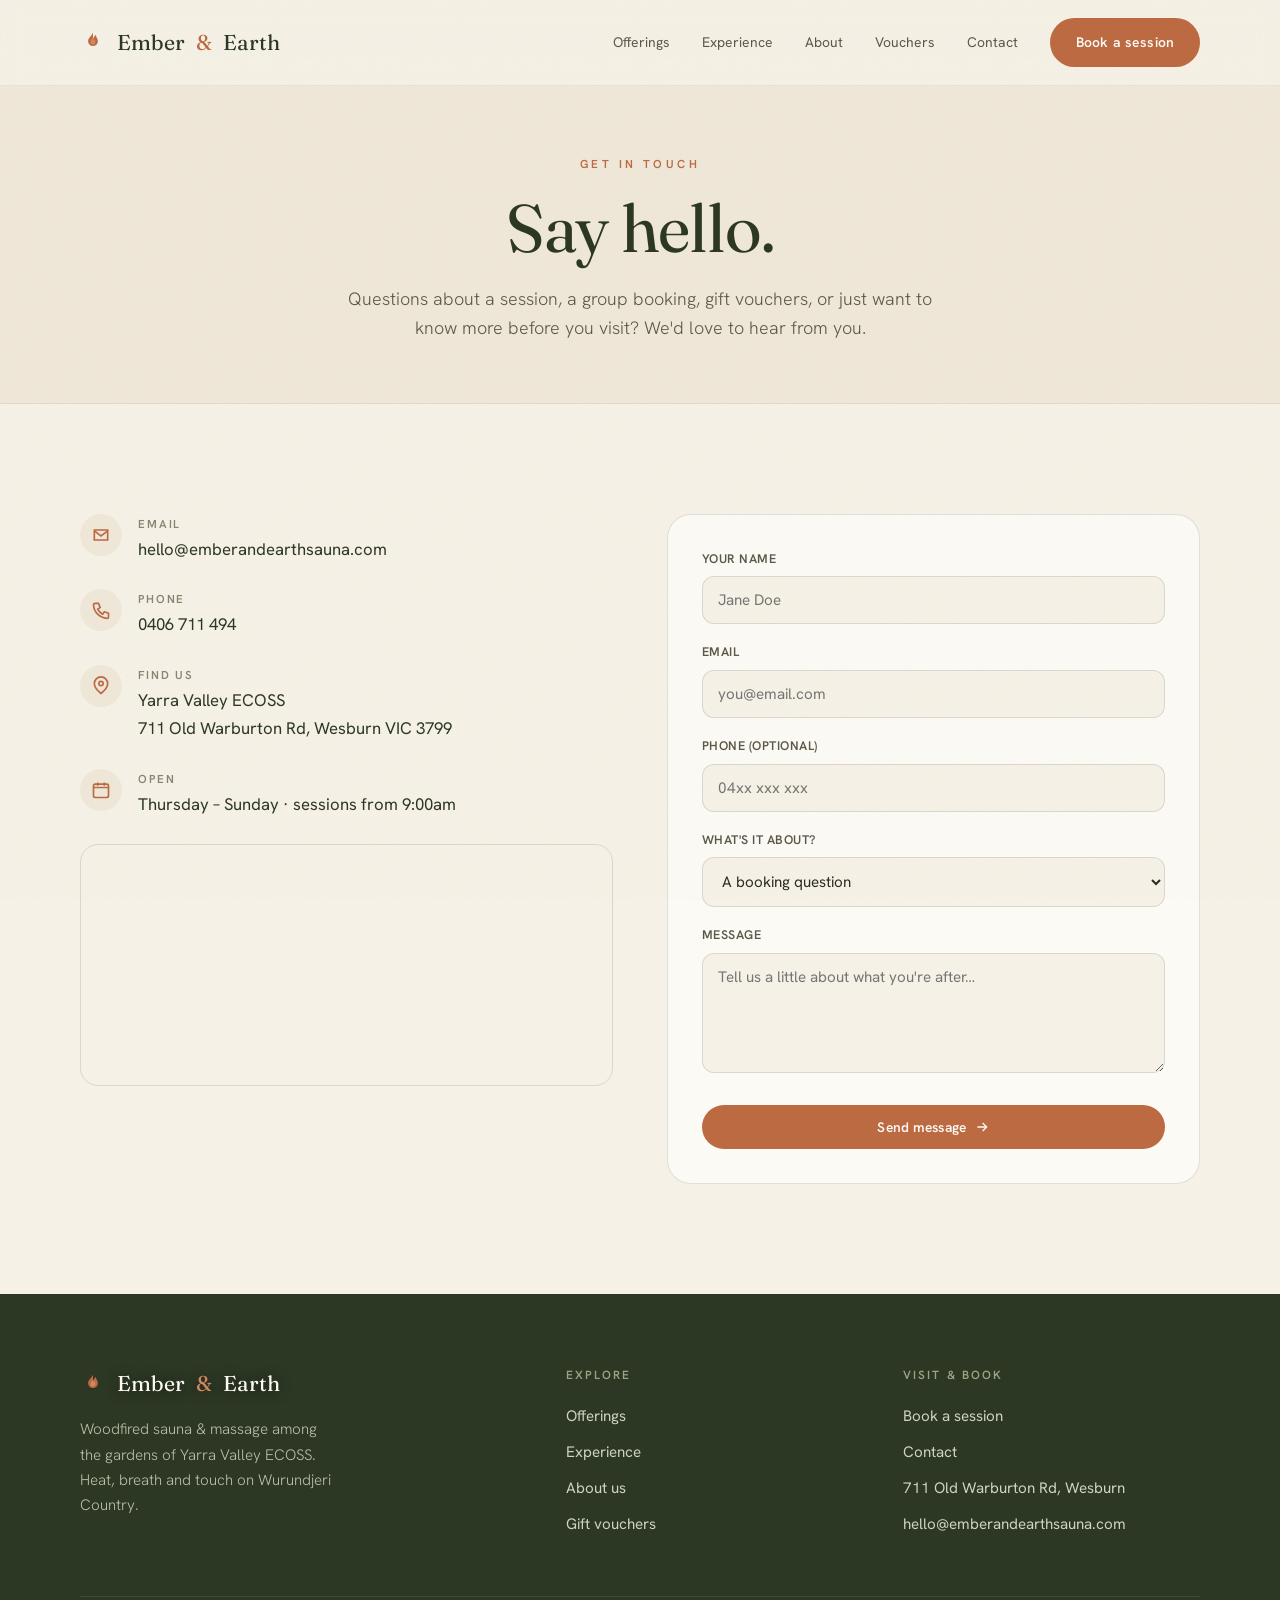
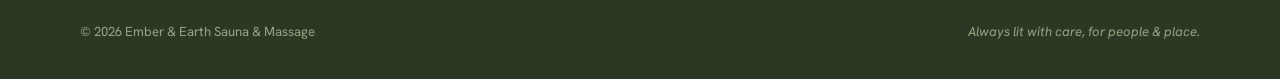
<file: contact.html>
<!DOCTYPE html>
<html lang="en">
<head>
<meta charset="UTF-8">
<meta name="viewport" content="width=device-width, initial-scale=1.0">
<title>Contact · Ember &amp; Earth — Woodfired Sauna &amp; Massage</title>
<meta name="description" content="Get in touch with Ember & Earth — woodfired sauna and massage at Yarra Valley ECOSS, Wesburn.">
<link rel="preconnect" href="https://fonts.googleapis.com">
<link rel="preconnect" href="https://fonts.gstatic.com" crossorigin>
<link href="https://fonts.googleapis.com/css2?family=Fraunces:ital,opsz,wght@0,9..144,400;0,9..144,500;0,9..144,600;1,9..144,400;1,9..144,500&family=Hanken+Grotesk:wght@300;400;500;600&display=swap" rel="stylesheet">
<link rel="stylesheet" href="styles.css">
</head>
<body class="interior">

<header id="hdr">
  <nav>
    <a class="logo" href="index.html">
      <svg width="26" height="26" viewBox="0 0 32 32" fill="none"><path d="M16 4c-1.2 5-6 6-6 11a6 6 0 0012 0c0-3-2-5-3-8-1 2-2 3-3 5z" fill="#bc6a42"/><path d="M16 10c-.6 2.4-3 3-3 6.2A3 3 0 0019 16c0-1.5-1-2.5-1.6-4-.5 1-1 1.3-1.4 1.9z" fill="#d3895f"/></svg>
      Ember <span class="amp">&amp;</span> Earth
    </a>
    <div class="navlinks" id="navlinks">
      <a href="index.html#offerings">Offerings</a>
      <a href="index.html#experience">Experience</a>
      <a href="about.html">About</a>
      <a href="vouchers.html">Vouchers</a>
      <a href="contact.html">Contact</a>
      <a href="index.html#book" class="btn clay">Book a session</a>
    </div>
    <button class="menu-toggle" id="menuToggle" aria-label="Menu">
      <svg width="26" height="26" viewBox="0 0 24 24" fill="none" stroke="currentColor" stroke-width="2"><path d="M3 6h18M3 12h18M3 18h18"/></svg>
    </button>
  </nav>
</header>

<section class="page-hero">
  <div class="wrap">
    <span class="eyebrow c">Get in touch</span>
    <h1>Say hello.</h1>
    <p class="lede">Questions about a session, a group booking, gift vouchers, or just want to know more before you visit? We'd love to hear from you.</p>
  </div>
</section>

<section class="pad">
  <div class="wrap">
    <div class="contact-grid">

      <div class="contact-info reveal">
        <div class="row">
          <span class="ic"><svg width="20" height="20" viewBox="0 0 24 24" fill="none" stroke="currentColor" stroke-width="2"><path d="M4 6h16v12H4z"/><path d="M4 7l8 6 8-6"/></svg></span>
          <div><div class="lab">Email</div><div class="val"><a href="mailto:hello@emberandearthsauna.com">hello@emberandearthsauna.com</a></div></div>
        </div>
        <div class="row">
          <span class="ic"><svg width="20" height="20" viewBox="0 0 24 24" fill="none" stroke="currentColor" stroke-width="2"><path d="M5 4h4l2 5-3 2a14 14 0 006 6l2-3 5 2v4a2 2 0 01-2 2A17 17 0 013 6a2 2 0 012-2z"/></svg></span>
          <div><div class="lab">Phone</div><div class="val"><a href="tel:0406711494">0406 711 494</a></div></div>
        </div>
        <div class="row">
          <span class="ic"><svg width="20" height="20" viewBox="0 0 24 24" fill="none" stroke="currentColor" stroke-width="2"><path d="M12 21c5-4 8-7.5 8-12a8 8 0 10-16 0c0 4.5 3 8 8 12z"/><circle cx="12" cy="9" r="2.6"/></svg></span>
          <div><div class="lab">Find us</div><div class="val">Yarra Valley ECOSS<br>711 Old Warburton Rd, Wesburn VIC 3799</div></div>
        </div>
        <div class="row">
          <span class="ic"><svg width="20" height="20" viewBox="0 0 24 24" fill="none" stroke="currentColor" stroke-width="2"><rect x="3" y="5" width="18" height="16" rx="2"/><path d="M3 9h18M8 3v4M16 3v4"/></svg></span>
          <div><div class="lab">Open</div><div class="val">Thursday – Sunday · sessions from 9:00am</div></div>
        </div>
        <div style="border-radius:18px;overflow:hidden;border:1px solid var(--line);margin-top:8px">
          <iframe title="Map to Ember & Earth at Yarra Valley ECOSS" width="100%" height="240" style="border:0;display:block" loading="lazy" referrerpolicy="no-referrer-when-downgrade"
            src="https://maps.google.com/maps?q=711%20Old%20Warburton%20Rd%2C%20Wesburn%20VIC%203799&t=&z=14&ie=UTF8&iwloc=&output=embed"></iframe>
        </div>
      </div>

      <div class="reveal">
        <div class="contact-form">
          <form name="contact" method="POST" data-netlify="true" netlify-honeypot="bot-field" id="contactForm">
            <input type="hidden" name="form-name" value="contact">
            <p style="display:none"><label>Don't fill this out: <input name="bot-field"></label></p>
            <div class="field">
              <label for="cname">Your name</label>
              <input id="cname" type="text" name="name" placeholder="Jane Doe" required>
            </div>
            <div class="field">
              <label for="cemail">Email</label>
              <input id="cemail" type="email" name="email" placeholder="you@email.com" required>
            </div>
            <div class="field">
              <label for="cphone">Phone (optional)</label>
              <input id="cphone" type="tel" name="phone" placeholder="04xx xxx xxx">
            </div>
            <div class="field">
              <label for="ctopic">What's it about?</label>
              <select id="ctopic" name="topic">
                <option>A booking question</option>
                <option>Group / private booking</option>
                <option>Gift vouchers</option>
                <option>Massage / health question</option>
                <option>Something else</option>
              </select>
            </div>
            <div class="field">
              <label for="cmsg">Message</label>
              <textarea id="cmsg" name="message" placeholder="Tell us a little about what you're after…" required></textarea>
            </div>
            <button type="submit" class="btn clay">Send message
              <svg width="16" height="16" viewBox="0 0 24 24" fill="none" stroke="currentColor" stroke-width="2"><path d="M5 12h14M13 6l6 6-6 6"/></svg></button>
          </form>
          <div class="form-success" id="formSuccess">
            <div class="check"><svg width="30" height="30" viewBox="0 0 24 24" fill="none" stroke="#67764c" stroke-width="2.2"><path d="M5 13l4 4L19 7"/></svg></div>
            <h3>Thank you — message sent.</h3>
            <p>We'll get back to you as soon as we can, usually within a day or two.</p>
          </div>
        </div>
      </div>

    </div>
  </div>
</section>

<footer>
  <div class="wrap">
    <div class="foot-grid">
      <div class="foot-brand">
        <a class="logo" href="index.html"><svg width="26" height="26" viewBox="0 0 32 32" fill="none"><path d="M16 4c-1.2 5-6 6-6 11a6 6 0 0012 0c0-3-2-5-3-8-1 2-2 3-3 5z" fill="#bc6a42"/><path d="M16 10c-.6 2.4-3 3-3 6.2A3 3 0 0019 16c0-1.5-1-2.5-1.6-4-.5 1-1 1.3-1.4 1.9z" fill="#d3895f"/></svg> Ember <span class="amp">&amp;</span> Earth</a>
        <p>Woodfired sauna &amp; massage among the gardens of Yarra Valley ECOSS. Heat, breath and touch on Wurundjeri Country.</p>
      </div>
      <div class="foot-col"><h4>Explore</h4><a href="index.html#offerings">Offerings</a><a href="index.html#experience">Experience</a><a href="about.html">About us</a><a href="vouchers.html">Gift vouchers</a></div>
      <div class="foot-col"><h4>Visit &amp; book</h4><a href="index.html#book">Book a session</a><a href="contact.html">Contact</a><a href="index.html#location">711 Old Warburton Rd, Wesburn</a><a href="mailto:hello@emberandearthsauna.com">hello@emberandearthsauna.com</a></div>
    </div>
    <div class="foot-bottom"><span>© <span id="yr"></span> Ember &amp; Earth Sauna &amp; Massage</span><span style="font-style:italic">Always lit with care, for people &amp; place.</span></div>
  </div>
</footer>

<script>
  document.getElementById('yr').textContent=new Date().getFullYear();
  const navlinks=document.getElementById('navlinks');
  document.getElementById('menuToggle').onclick=()=>navlinks.classList.toggle('open');
  const io=new IntersectionObserver((es)=>es.forEach(e=>{if(e.isIntersecting)e.target.classList.add('in')}),{threshold:.12});
  document.querySelectorAll('.reveal').forEach((el,i)=>{el.style.transitionDelay=(i%4*60)+'ms';io.observe(el)});

  // Netlify-friendly submit: posts in the background, then shows the success panel.
  var form=document.getElementById('contactForm');
  form.addEventListener('submit',function(e){
    e.preventDefault();
    var data=new FormData(form);
    fetch('/',{method:'POST',headers:{'Content-Type':'application/x-www-form-urlencoded'},body:new URLSearchParams(data).toString()})
      .then(function(){ form.style.display='none'; document.getElementById('formSuccess').classList.add('show'); })
      .catch(function(){ form.style.display='none'; document.getElementById('formSuccess').classList.add('show'); });
  });
</script>
</body>
</html>
</file>
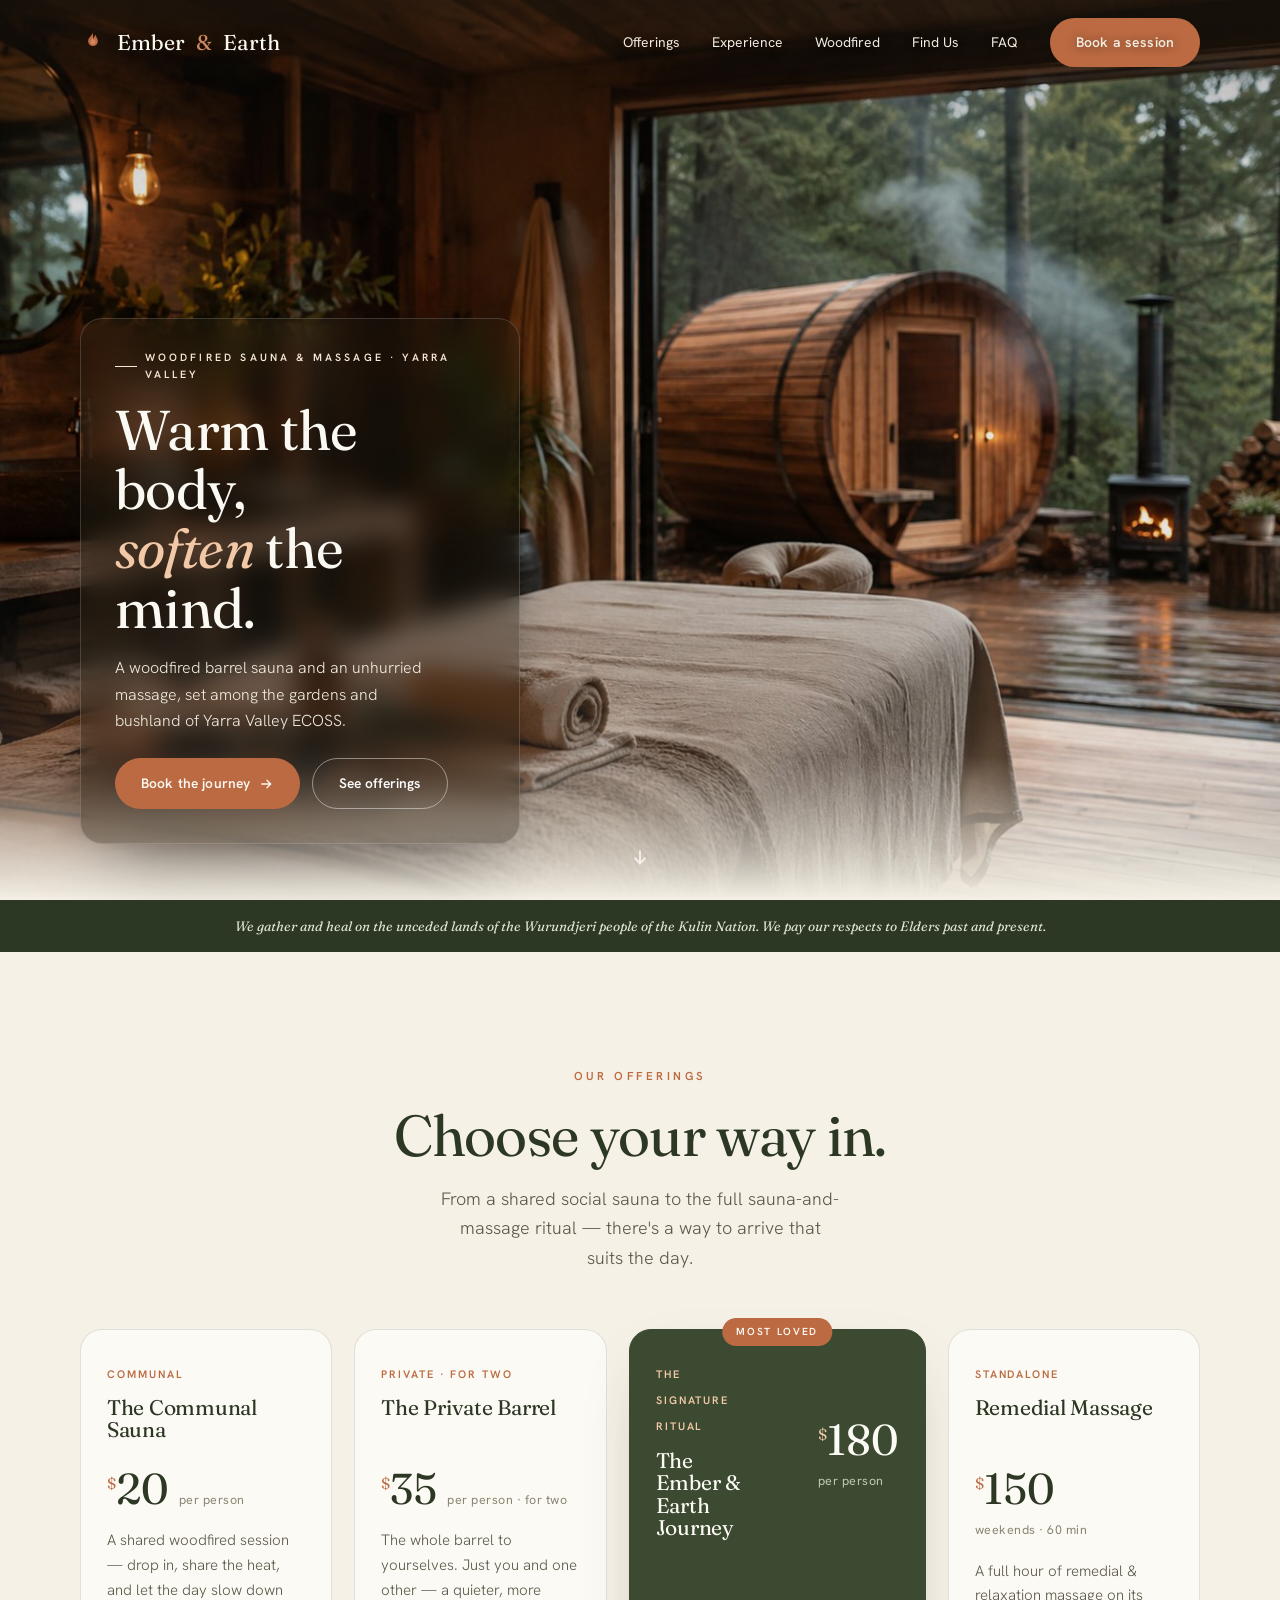
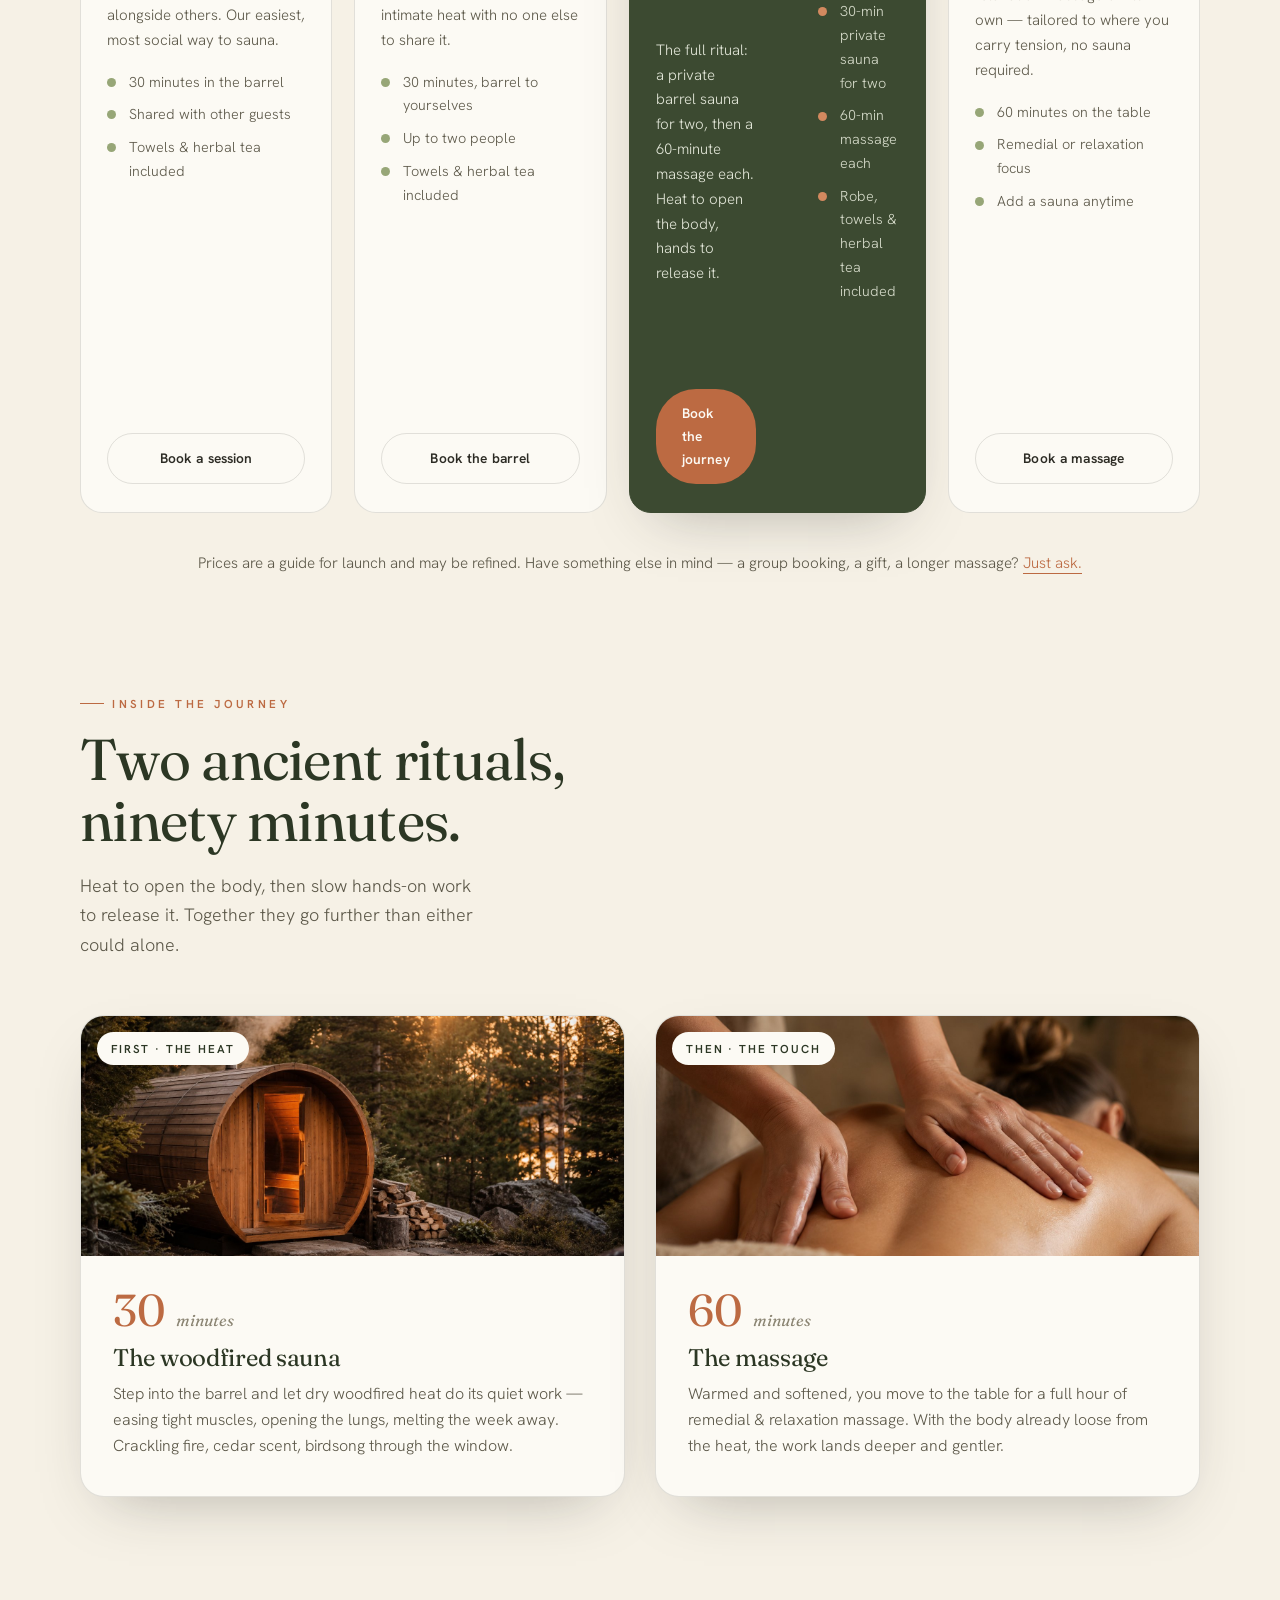
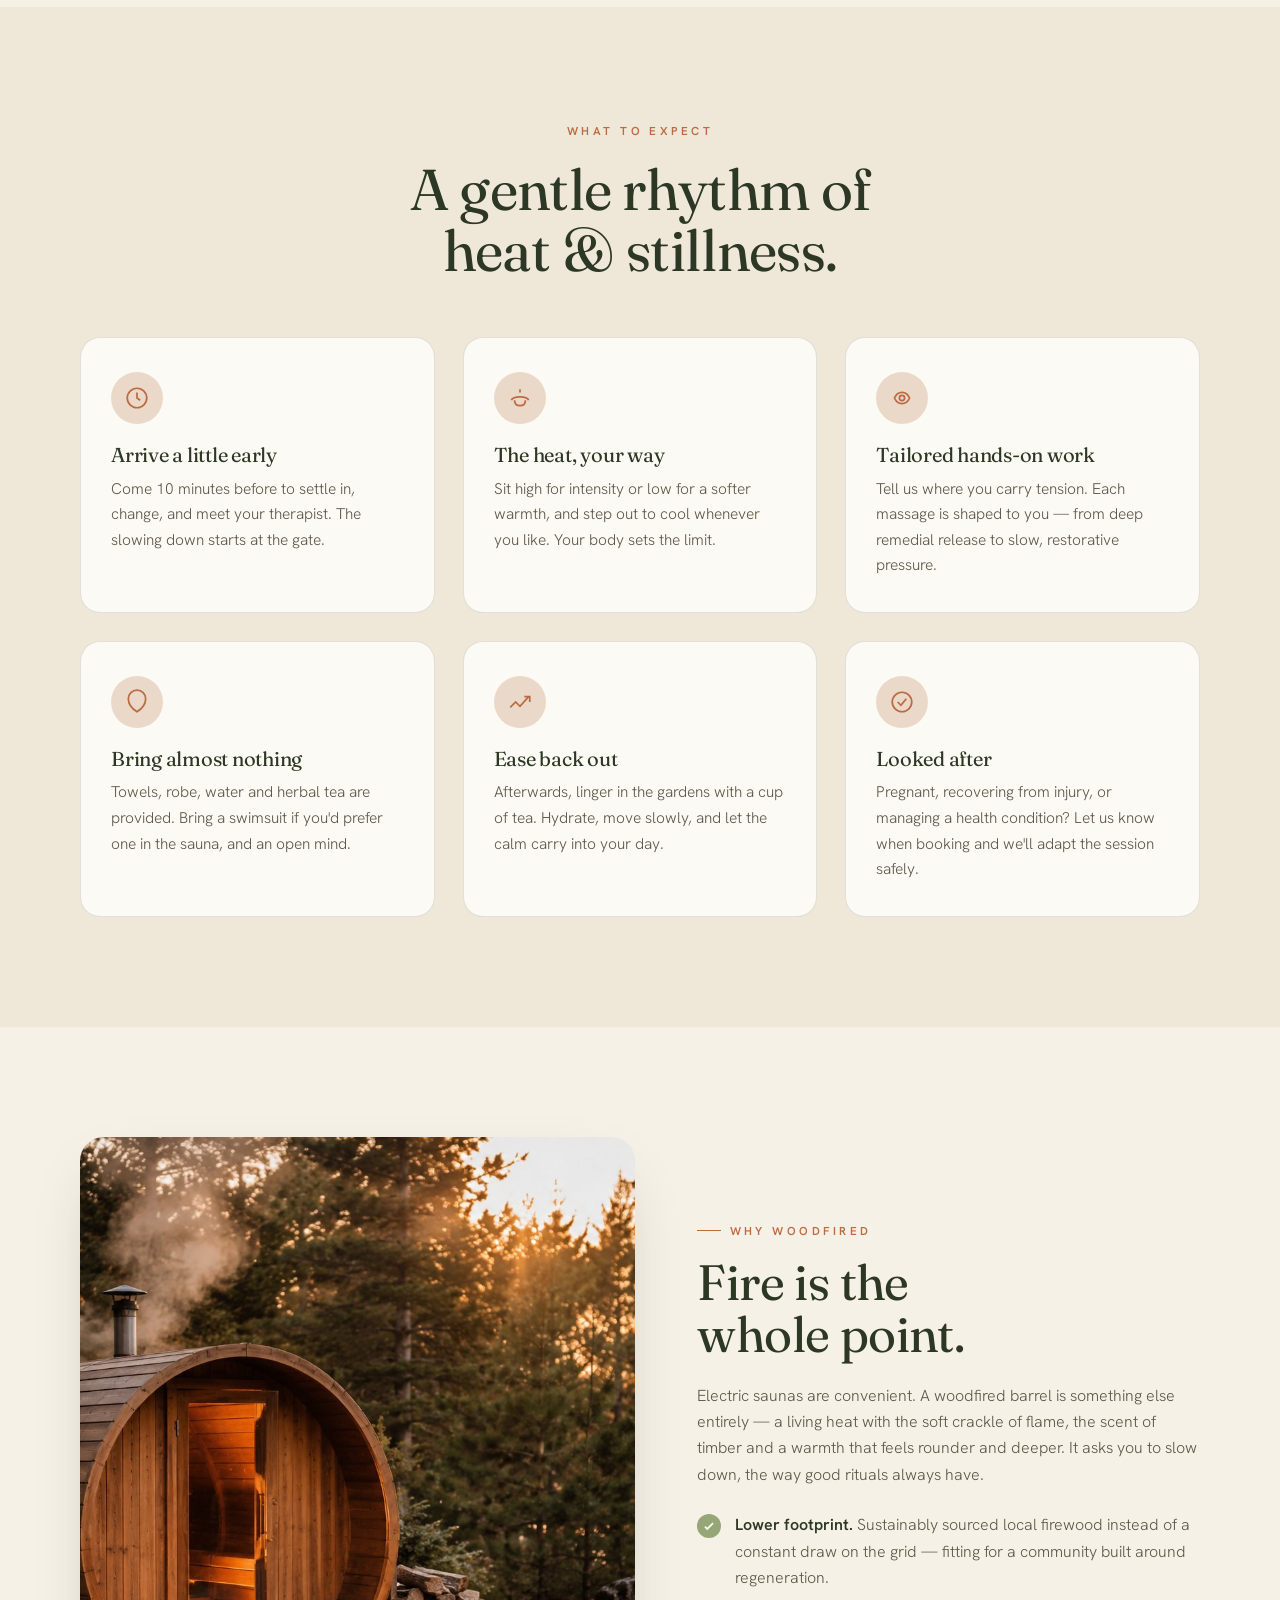
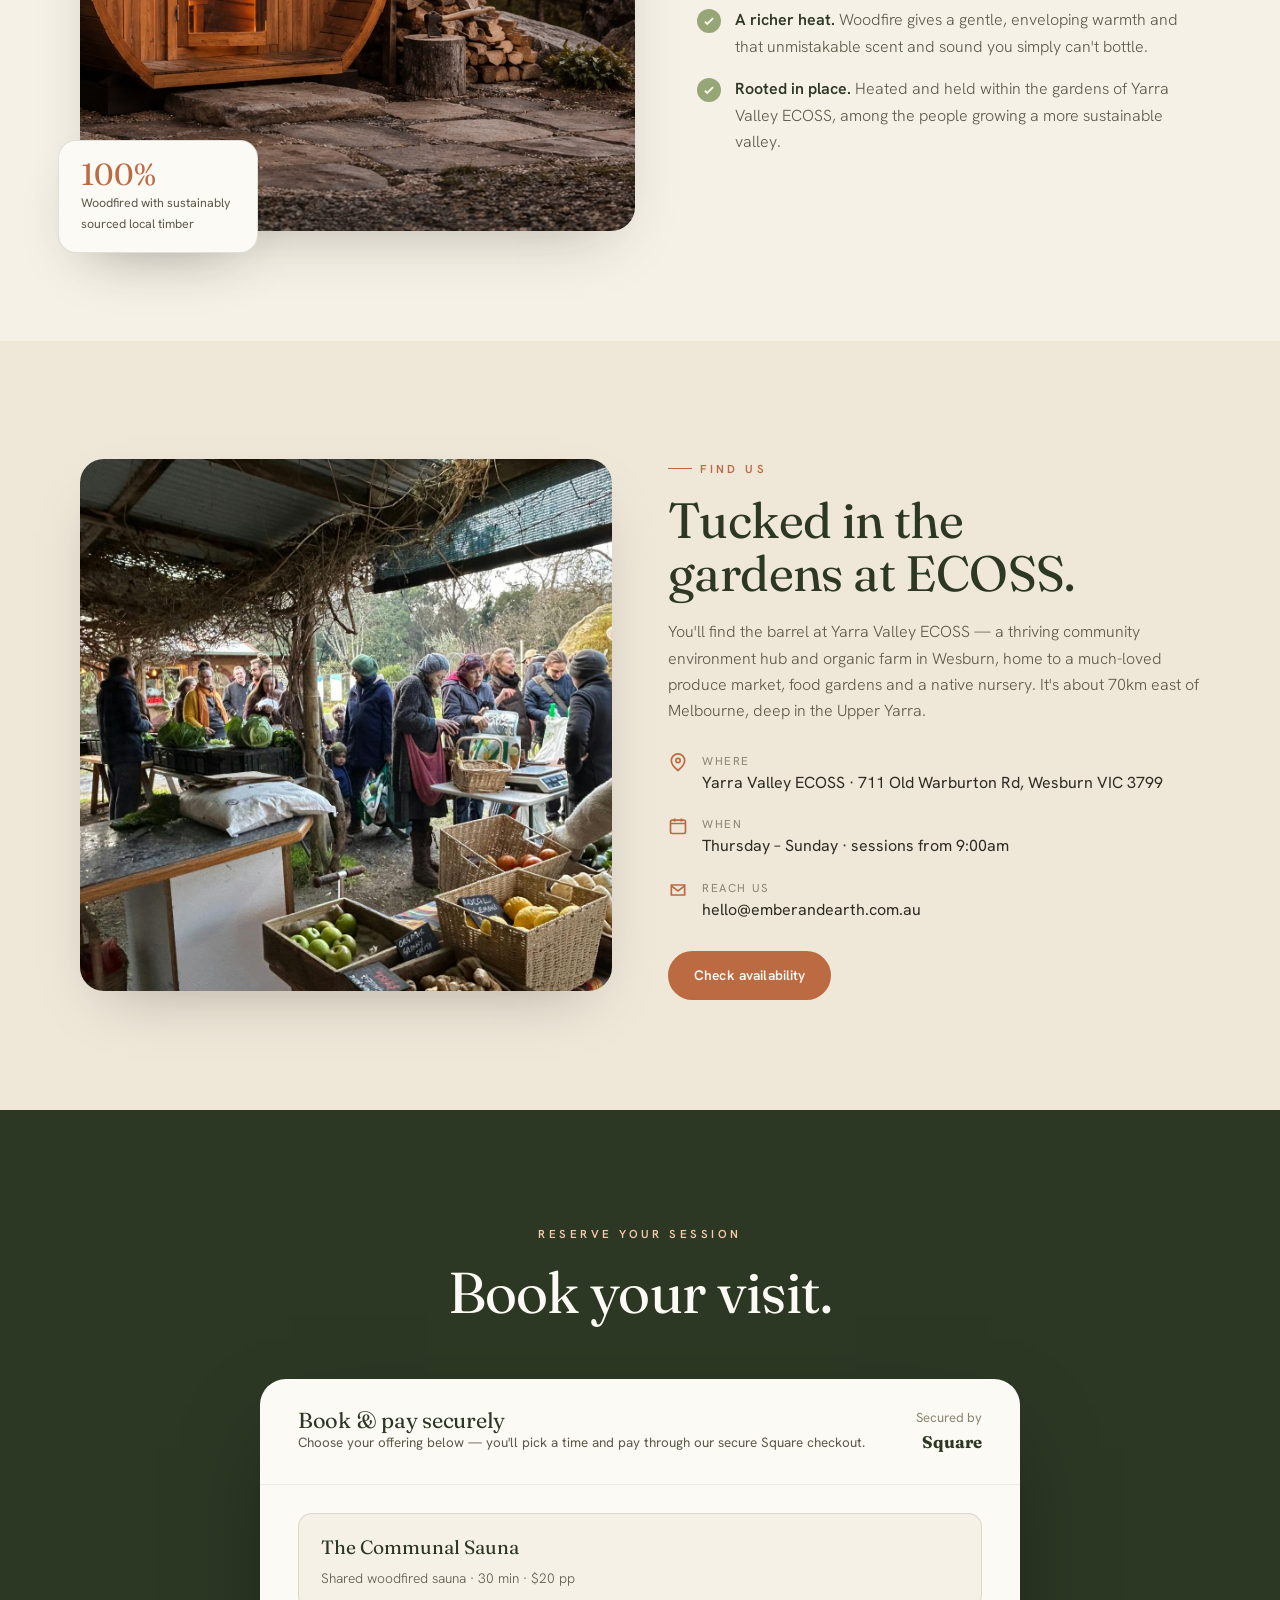
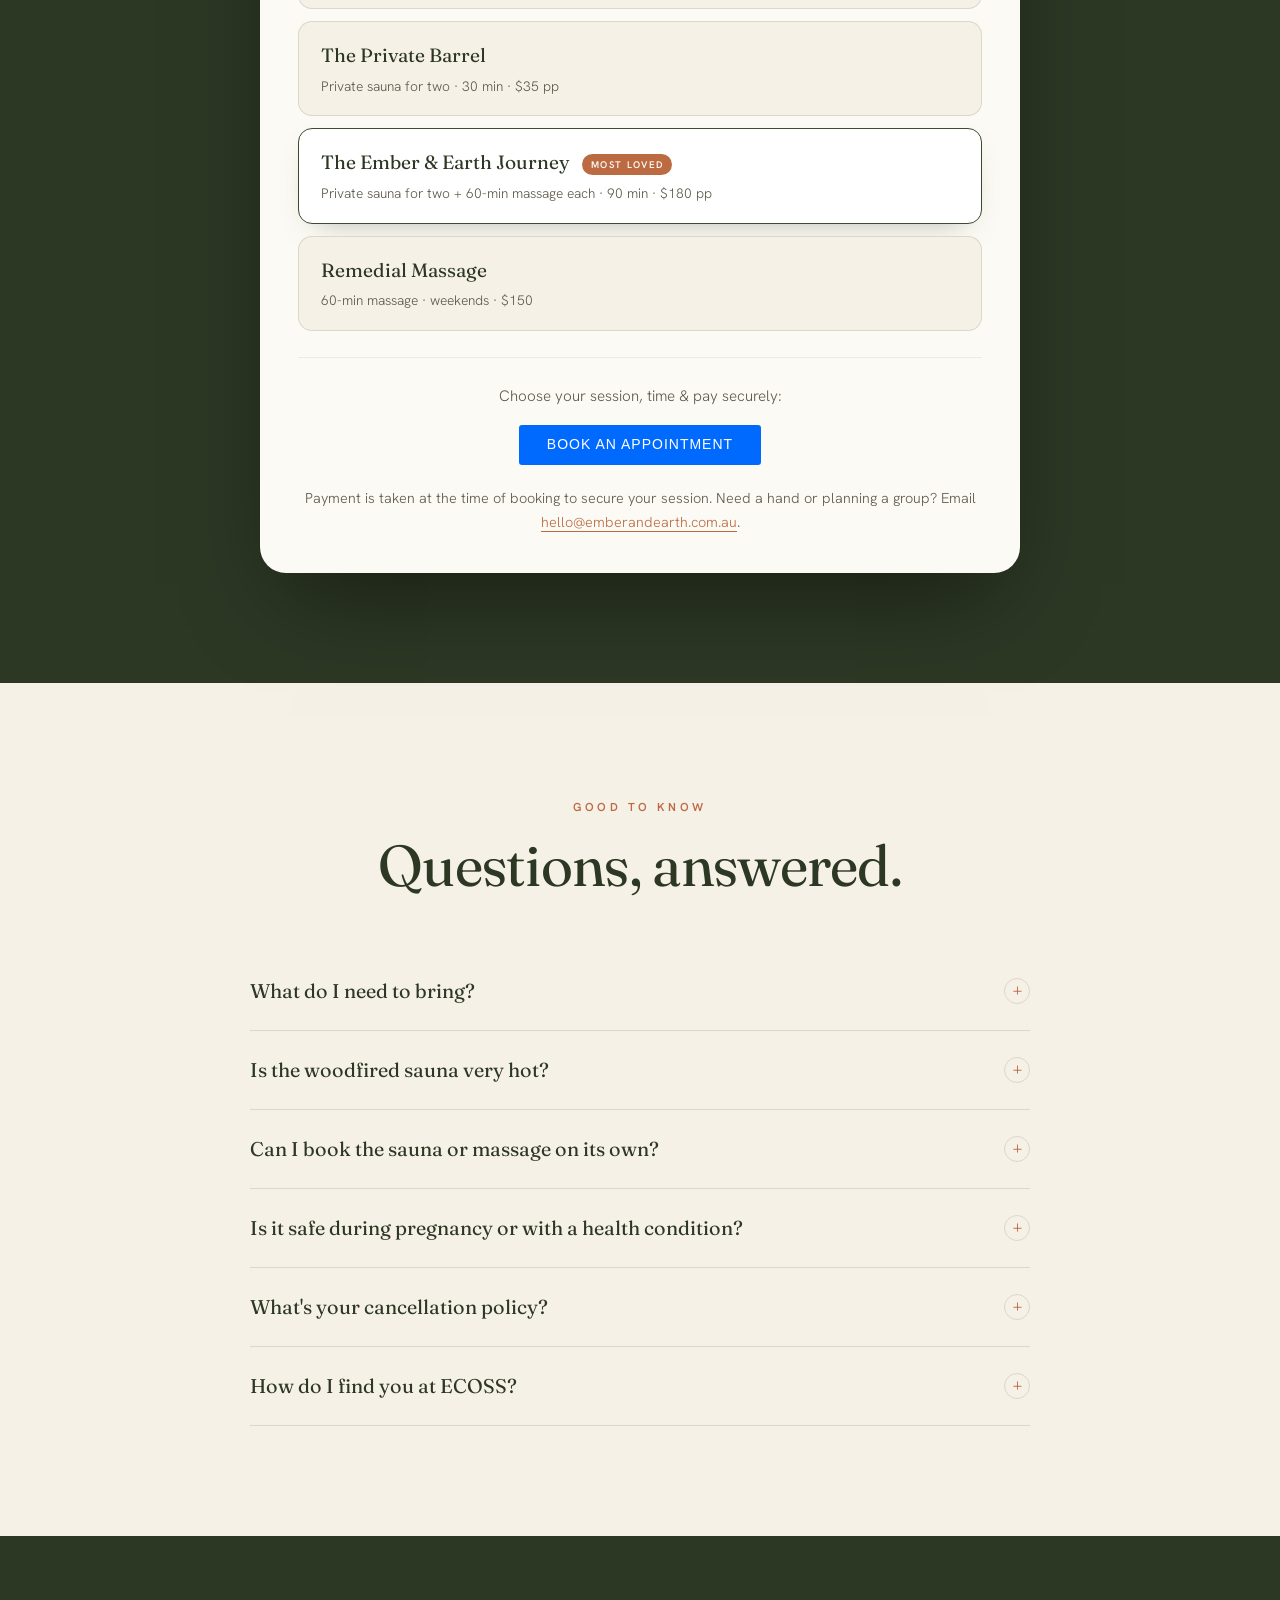
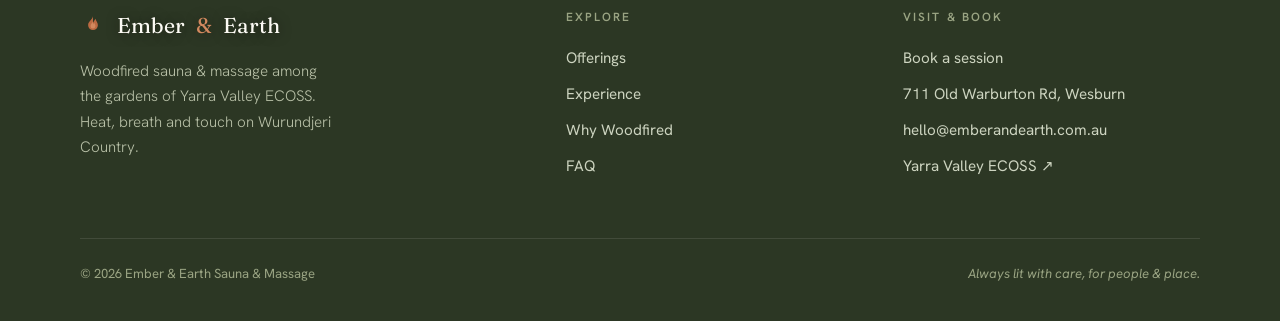
<file: index with redirect to Square.html>
<!DOCTYPE html>
<html lang="en">
<head>
<meta charset="UTF-8">
<meta name="viewport" content="width=device-width, initial-scale=1.0">
<title>Ember &amp; Earth — Woodfired Sauna &amp; Massage · Yarra Valley ECOSS</title>
<link rel="preconnect" href="https://fonts.googleapis.com">
<link rel="preconnect" href="https://fonts.gstatic.com" crossorigin>
<link href="https://fonts.googleapis.com/css2?family=Fraunces:ital,opsz,wght@0,9..144,400;0,9..144,500;0,9..144,600;1,9..144,400;1,9..144,500&family=Hanken+Grotesk:wght@300;400;500;600&display=swap" rel="stylesheet">
<style>
  :root{
    --paper:#f6f1e6;--paper-2:#efe7d8;--cream:#fcfaf4;
    --ink:#2c2b24;--ink-soft:#5c5849;--ink-faint:#8a8472;
    --forest:#3c4a31;--forest-deep:#2c3724;--moss:#67764c;--sage:#97a677;
    --clay:#bc6a42;--clay-soft:#d3895f;--clay-pale:#ead9c8;
    --line:rgba(44,43,36,.13);--line-soft:rgba(44,43,36,.07);
    --serif:'Fraunces',Georgia,serif;--sans:'Hanken Grotesk',system-ui,sans-serif;
    --shadow:0 24px 60px -28px rgba(44,43,36,.35);
  }
  *{margin:0;padding:0;box-sizing:border-box}
  html{scroll-behavior:smooth}
  body{font-family:var(--sans);background:var(--paper);color:var(--ink);line-height:1.65;overflow-x:hidden;-webkit-font-smoothing:antialiased}
  body::after{content:"";position:fixed;inset:0;z-index:9999;pointer-events:none;opacity:.03;mix-blend-mode:multiply;background-image:url("data:image/svg+xml,%3Csvg xmlns='http://www.w3.org/2000/svg' width='180' height='180'%3E%3Cfilter id='n'%3E%3CfeTurbulence type='fractalNoise' baseFrequency='0.8' numOctaves='3'/%3E%3C/filter%3E%3Crect width='100%25' height='100%25' filter='url(%23n)'/%3E%3C/svg%3E")}
  ::selection{background:var(--clay);color:var(--cream)}
  a{color:inherit;text-decoration:none}
  img{display:block;max-width:100%}
  h1,h2,h3{font-family:var(--serif);font-weight:400;line-height:1.06;letter-spacing:-.012em;color:var(--forest-deep)}
  .ital{font-style:italic}
  .wrap{max-width:1180px;margin:0 auto;padding:0 30px}
  .eyebrow{font-size:.72rem;letter-spacing:.3em;text-transform:uppercase;color:var(--clay);font-weight:600;display:inline-flex;align-items:center;gap:.7em}
  .eyebrow::before{content:"";width:24px;height:1px;background:var(--clay)}
  .eyebrow.c{justify-content:center}.eyebrow.c::before{display:none}
  .btn{display:inline-flex;align-items:center;gap:.55em;background:var(--forest);color:var(--cream);padding:13px 26px;border-radius:40px;font-weight:600;font-size:.86rem;letter-spacing:.01em;transition:.3s;border:none;cursor:pointer;font-family:var(--sans)}
  .btn:hover{background:var(--forest-deep);transform:translateY(-2px);box-shadow:0 12px 26px -10px rgba(60,74,49,.6)}
  .btn.clay{background:var(--clay)}.btn.clay:hover{background:#a85a35;box-shadow:0 12px 26px -10px rgba(188,106,66,.6)}
  .btn.ghost{background:transparent;border:1px solid var(--line);color:var(--ink)}
  .btn.ghost:hover{border-color:var(--forest);background:rgba(60,74,49,.05);box-shadow:none}
  header{position:fixed;top:0;left:0;right:0;z-index:100;transition:.4s;background:linear-gradient(180deg,rgba(28,22,14,.55),rgba(28,22,14,0))}
  header.scrolled{background:rgba(246,241,230,.92);backdrop-filter:blur(12px);border-bottom:1px solid var(--line-soft)}
  nav{display:flex;align-items:center;justify-content:space-between;padding:18px 30px;max-width:1180px;margin:0 auto}
  /* default (over hero): light text */
  .logo{display:flex;align-items:center;gap:11px;font-family:var(--serif);font-size:1.34rem;color:#fcfaf4;text-shadow:0 1px 12px rgba(20,16,8,.5);transition:.4s}
  .logo .amp{color:var(--clay-soft)}
  .navlinks{display:flex;gap:32px;align-items:center}
  .navlinks a{font-size:.87rem;color:#f1ece0;transition:.25s;position:relative;text-shadow:0 1px 10px rgba(20,16,8,.45)}
  .navlinks a:hover{color:#fff}
  .navlinks a:not(.btn)::after{content:"";position:absolute;left:0;bottom:-5px;height:1px;width:0;background:var(--clay-soft);transition:.3s}
  .navlinks a:not(.btn):hover::after{width:100%}
  .menu-toggle{display:none;background:none;border:none;color:#fcfaf4;cursor:pointer;transition:.4s}
  /* scrolled (over paper): dark text */
  header.scrolled .logo{color:var(--forest-deep);text-shadow:none}
  header.scrolled .logo .amp{color:var(--clay)}
  header.scrolled .navlinks a{color:var(--ink-soft);text-shadow:none}
  header.scrolled .navlinks a:hover{color:var(--ink)}
  header.scrolled .navlinks a:not(.btn)::after{background:var(--clay)}
  header.scrolled .menu-toggle{color:var(--forest-deep)}
  header.scrolled .navlinks a.btn{color:var(--cream)}
  .hero{position:relative;min-height:100vh;display:flex;align-items:flex-end;overflow:hidden}
  .hero-bg{position:absolute;inset:0;z-index:0}
  .hero-bg img{width:100%;height:100%;object-fit:cover}
  .hero-bg::after{content:"";position:absolute;inset:0;background:linear-gradient(180deg,rgba(30,24,16,.30) 0%,rgba(30,24,16,.06) 34%,rgba(30,24,16,.10) 62%,rgba(246,241,230,.10) 84%,var(--paper) 100%)}
  .hero .wrap{position:relative;z-index:2;width:100%;padding-bottom:56px;padding-top:130px;display:flex}
  .hero-panel{
    max-width:440px;background:rgba(34,30,22,.34);backdrop-filter:blur(14px) saturate(120%);-webkit-backdrop-filter:blur(14px) saturate(120%);
    border:1px solid rgba(255,255,255,.16);border-radius:22px;padding:30px 34px 34px;box-shadow:0 30px 70px -30px rgba(0,0,0,.6);
  }
  .hero .eyebrow{color:#fbe9d8;font-size:.66rem}.hero .eyebrow::before{background:#fbe9d8}
  .hero h1{font-size:clamp(2.3rem,4.4vw,3.5rem);color:var(--cream);margin:16px 0 0;max-width:13ch}
  .hero h1 .ital{color:#f3c9a8}
  .hero p.lead{font-size:1rem;color:#f1ece0;max-width:36ch;font-weight:300;margin-top:18px}
  .hero-cta{display:flex;gap:12px;flex-wrap:wrap;margin-top:24px}
  .scroll-hint{position:absolute;left:50%;bottom:24px;transform:translateX(-50%);z-index:3;color:var(--cream);opacity:.85;animation:bob 2.2s ease-in-out infinite}
  @keyframes bob{0%,100%{transform:translate(-50%,0)}50%{transform:translate(-50%,8px)}}
  .ack{background:var(--forest-deep);padding:15px 0}
  .ack p{font-size:.85rem;color:#dfe4d2;text-align:center;font-style:italic;font-family:var(--serif)}
  section{position:relative}
  .pad{padding:110px 0}
  .sec-head{max-width:44rem;margin-bottom:56px}
  .sec-head h2{font-size:clamp(2.2rem,4.6vw,3.6rem);margin-top:16px}
  .sec-head.center{margin-left:auto;margin-right:auto;text-align:center}
  .lede{font-size:1.12rem;color:var(--ink-soft);font-weight:300;max-width:40ch}
  .journey-grid{display:grid;grid-template-columns:1fr 1fr;gap:30px;margin-bottom:40px}
  .step{background:var(--cream);border:1px solid var(--line);border-radius:24px;overflow:hidden;box-shadow:var(--shadow);transition:.4s}
  .step:hover{transform:translateY(-6px)}
  .step-img{height:240px;overflow:hidden;position:relative}
  .step-img img{width:100%;height:100%;object-fit:cover;transition:.7s}
  .step:hover .step-img img{transform:scale(1.05)}
  .step-img .tag{position:absolute;top:16px;left:16px;background:var(--cream);color:var(--forest-deep);font-size:.72rem;letter-spacing:.16em;text-transform:uppercase;font-weight:600;padding:7px 14px;border-radius:30px}
  .step-body{padding:32px 32px 36px}
  .step .dur{font-family:var(--serif);font-size:2.8rem;line-height:1;color:var(--clay)}
  .step .dur span{font-size:1rem;font-style:italic;color:var(--ink-faint)}
  .step h3{font-size:1.5rem;margin:12px 0 10px}
  .step p{color:var(--ink-soft);font-weight:300}
  .price-card{display:flex;align-items:center;justify-content:space-between;gap:34px;flex-wrap:wrap;background:var(--forest);color:var(--cream);border-radius:24px;padding:40px 46px;position:relative;overflow:hidden}
  .price-card::before{content:"";position:absolute;right:-40px;top:-60px;width:280px;height:280px;border-radius:50%;background:radial-gradient(circle,rgba(211,137,95,.4),transparent 70%)}
  .price-card .pc-info{position:relative;z-index:1}
  .price-card h3{color:var(--cream);font-size:1.7rem;margin-bottom:8px}
  .price-card p{color:#dfe4d2;font-weight:300;max-width:42ch}
  .price-card .pc-right{position:relative;z-index:1;text-align:right;min-width:160px}
  .price-card .per{font-size:.72rem;letter-spacing:.16em;text-transform:uppercase;color:#c2cbb0;margin-bottom:8px}
  .price-card .amt{font-family:var(--serif);font-size:3.6rem;line-height:1}
  .price-card .amt sup{font-size:1.3rem;vertical-align:super;color:#f3c9a8}
  /* OFFERINGS */
  .offer-grid{display:grid;grid-template-columns:repeat(4,1fr);gap:22px;align-items:stretch}
  .offer{display:flex;flex-direction:column;background:var(--cream);border:1px solid var(--line);border-radius:22px;padding:30px 26px 28px;position:relative;transition:.35s}
  .offer:hover{transform:translateY(-6px);box-shadow:var(--shadow)}
  .offer .o-kind{font-size:.68rem;letter-spacing:.18em;text-transform:uppercase;color:var(--clay);font-weight:600}
  .offer .offer-top h3{font-size:1.32rem;margin-top:10px;min-height:2.6em}
  .offer .o-price{display:flex;align-items:baseline;gap:10px;margin:16px 0 4px;flex-wrap:wrap}
  .offer .o-price .amt{font-family:var(--serif);font-size:2.7rem;line-height:1;color:var(--forest-deep)}
  .offer .o-price .amt sup{font-size:1rem;vertical-align:super;color:var(--clay)}
  .offer .o-per{font-size:.78rem;color:var(--ink-faint);letter-spacing:.04em}
  .offer .o-desc{color:var(--ink-soft);font-weight:300;font-size:.94rem;margin:14px 0 18px}
  .offer .o-feat{list-style:none;display:grid;gap:9px;margin-bottom:24px}
  .offer .o-feat li{position:relative;padding-left:22px;font-size:.9rem;color:var(--ink-soft);font-weight:300}
  .offer .o-feat li::before{content:"";position:absolute;left:0;top:.5em;width:9px;height:9px;border-radius:50%;background:var(--sage)}
  .offer .o-btn{margin-top:auto;justify-content:center;width:100%}
  .offer.feature{background:var(--forest);border-color:var(--forest);box-shadow:var(--shadow)}
  .offer.feature .o-kind{color:#f3c9a8}
  .offer.feature .offer-top h3,.offer.feature .o-price .amt{color:var(--cream)}
  .offer.feature .o-price .amt sup{color:#f3c9a8}
  .offer.feature .o-per{color:#c2cbb0}
  .offer.feature .o-desc{color:#e3e7d9}
  .offer.feature .o-feat li{color:#d7dccb}
  .offer.feature .o-feat li::before{background:var(--clay-soft)}
  .offer .o-flag{position:absolute;top:-12px;left:50%;transform:translateX(-50%);background:var(--clay);color:var(--cream);font-size:.64rem;letter-spacing:.16em;text-transform:uppercase;font-weight:600;padding:6px 14px;border-radius:30px;white-space:nowrap}
  .o-note{text-align:center;color:var(--ink-soft);font-weight:300;margin-top:38px;font-size:.95rem}
  .o-note a{color:var(--clay);border-bottom:1px solid currentColor}
  /* RITUAL explainer */
  .ritual-grid{display:grid;grid-template-columns:1fr 1fr;gap:30px}
  #experience{background:var(--paper-2)}
  .exp-grid{display:grid;grid-template-columns:repeat(3,1fr);gap:28px}
  .exp{background:var(--cream);border-radius:20px;padding:34px 30px;border:1px solid var(--line);transition:.35s}
  .exp:hover{transform:translateY(-4px);box-shadow:var(--shadow)}
  .exp .ei{width:52px;height:52px;border-radius:50%;background:var(--clay-pale);color:var(--clay);display:flex;align-items:center;justify-content:center;margin-bottom:20px}
  .exp h3{font-size:1.26rem;margin-bottom:10px}
  .exp p{color:var(--ink-soft);font-weight:300;font-size:.97rem}
  .feature{display:grid;grid-template-columns:1.05fr .95fr;gap:62px;align-items:center}
  .feature-art{position:relative}
  .feature-art .fimg{border-radius:24px;overflow:hidden;box-shadow:var(--shadow);aspect-ratio:4/5}
  .feature-art .fimg img{width:100%;height:100%;object-fit:cover}
  .feature-art .badge{position:absolute;bottom:-22px;left:-22px;background:var(--cream);border:1px solid var(--line);border-radius:18px;padding:18px 22px;box-shadow:var(--shadow);max-width:200px}
  .feature-art .badge .bn{font-family:var(--serif);font-size:1.9rem;color:var(--clay);line-height:1}
  .feature-art .badge .bl{font-size:.78rem;color:var(--ink-soft);margin-top:4px}
  .feature h2{font-size:clamp(2rem,4vw,3.1rem);margin:16px 0 22px}
  .feature p{color:var(--ink-soft);font-weight:300;margin-bottom:16px}
  .feat-list{list-style:none;margin-top:24px;display:grid;gap:16px}
  .feat-list li{display:flex;gap:14px;align-items:flex-start;color:var(--ink-soft);font-weight:300}
  .feat-list li .ck{flex:none;margin-top:2px;width:24px;height:24px;border-radius:50%;background:var(--sage);color:var(--cream);display:flex;align-items:center;justify-content:center}
  .feat-list strong{color:var(--forest-deep);font-weight:600}
  #location{background:var(--paper-2)}
  .loc{display:grid;grid-template-columns:1fr 1fr;gap:56px;align-items:center}
  .loc-img{border-radius:24px;overflow:hidden;box-shadow:var(--shadow);aspect-ratio:1/1}
  .loc-img img{width:100%;height:100%;object-fit:cover}
  .loc h2{font-size:clamp(2rem,4vw,3.1rem);margin:16px 0 20px}
  .loc p{color:var(--ink-soft);font-weight:300;margin-bottom:16px}
  .loc-detail{display:grid;gap:18px;margin-top:26px}
  .loc-detail .row{display:flex;gap:14px;align-items:flex-start}
  .loc-detail .row .ic{flex:none;color:var(--clay);margin-top:2px}
  .loc-detail .lab{font-size:.72rem;letter-spacing:.14em;text-transform:uppercase;color:var(--ink-faint)}
  .loc-detail .val{color:var(--ink)}
  #book{background:var(--forest-deep)}
  #book .sec-head h2{color:var(--cream)}
  #book .eyebrow{color:#f3c9a8}#book .eyebrow::before{background:#f3c9a8}
  #book .lede{color:#cdd4c0}
  .booking{max-width:760px;margin:0 auto;background:var(--cream);border-radius:26px;overflow:hidden;box-shadow:0 40px 90px -30px rgba(0,0,0,.5)}
  .booking-head{padding:28px 38px;border-bottom:1px solid var(--line-soft);display:flex;justify-content:space-between;align-items:center;flex-wrap:wrap;gap:12px}
  .booking-head h3{font-size:1.36rem}
  .booking-head .pkg{font-size:.84rem;color:var(--ink-soft)}
  .booking-head .pr{text-align:right;font-size:.82rem;color:var(--ink-faint)}
  .booking-head .pr b{display:block;font-family:var(--serif);font-size:1.5rem;color:var(--clay);font-style:italic}
  .steps-bar{display:flex;gap:8px;padding:22px 38px 0}
  .steps-bar .sb{flex:1;height:4px;border-radius:3px;background:var(--paper-2);transition:.4s}
  .steps-bar .sb.active{background:var(--clay)}
  .booking-body{padding:28px 38px 38px;min-height:300px}
  .step-label{font-size:.74rem;letter-spacing:.2em;text-transform:uppercase;color:var(--clay);margin-bottom:6px;font-weight:600}
  .step-title{font-family:var(--serif);font-size:1.7rem;margin-bottom:22px;color:var(--forest-deep)}
  .sub-label{font-size:.78rem;letter-spacing:.08em;text-transform:uppercase;color:var(--ink-soft);margin-bottom:12px;font-weight:600}
  .offer-pick{display:grid;gap:12px}
  .opick{display:flex;align-items:center;gap:16px;background:var(--paper);border:1px solid var(--line);border-radius:14px;padding:16px 18px;cursor:pointer;transition:.25s;text-align:left}
  .opick:hover{border-color:var(--clay);transform:translateY(-2px)}
  .opick.sel{border-color:var(--forest);background:#fff;box-shadow:0 10px 26px -16px rgba(60,74,49,.5)}
  .opick .ocheck{flex:none;width:22px;height:22px;border-radius:50%;border:2px solid var(--line);display:flex;align-items:center;justify-content:center;transition:.25s}
  .opick.sel .ocheck{border-color:var(--forest);background:var(--forest)}
  .opick .ocheck svg{opacity:0;transition:.2s}
  .opick.sel .ocheck svg{opacity:1}
  .opick .oinfo{flex:1}
  .opick .on{font-weight:600;color:var(--ink)}
  .opick .od{font-size:.85rem;color:var(--ink-soft);font-weight:300}
  .opick .op{font-family:var(--serif);font-size:1.3rem;color:var(--clay);white-space:nowrap}
  .opick .op small{font-size:.7rem;color:var(--ink-faint);font-family:var(--sans);display:block;text-align:right;font-style:normal}
  .stepper{display:flex;align-items:center;gap:14px}
  .stepper button{width:40px;height:40px;border-radius:50%;border:1px solid var(--line);background:var(--paper);color:var(--forest-deep);font-size:1.4rem;line-height:1;cursor:pointer;transition:.2s;display:flex;align-items:center;justify-content:center}
  .stepper button:hover{border-color:var(--clay);background:#fff}
  .stepper button:disabled{opacity:.35;cursor:not-allowed}
  .stepper #guestsVal{font-family:var(--serif);font-size:1.5rem;min-width:28px;text-align:center;color:var(--forest-deep)}
  .stepper-note{font-size:.82rem;color:var(--ink-faint);font-weight:300}
  /* SQUARE BOOKING LIST */
  .book-list{display:grid;gap:12px}
  .book-row{display:flex;align-items:center;justify-content:space-between;gap:20px;background:var(--paper);border:1px solid var(--line);border-radius:14px;padding:18px 22px;transition:.25s}
  .book-row:hover{border-color:var(--clay)}
  .book-row.feature{background:#fff;border-color:var(--forest);box-shadow:0 12px 30px -18px rgba(60,74,49,.5)}
  .book-row .br-name{display:block;font-family:var(--serif);font-size:1.2rem;color:var(--forest-deep)}
  .book-row .br-meta{display:block;font-size:.86rem;color:var(--ink-soft);font-weight:300;margin-top:3px}
  .book-row .br-flag{display:inline-block;background:var(--clay);color:var(--cream);font-size:.6rem;letter-spacing:.14em;text-transform:uppercase;font-weight:600;padding:3px 9px;border-radius:20px;vertical-align:middle;margin-left:8px;font-family:var(--sans)}
  .book-row .br-btn{flex:none;white-space:nowrap}
  .book-note{font-size:.9rem;color:var(--ink-soft);font-weight:300;margin-top:22px;text-align:center}
  .book-note a{color:var(--clay);border-bottom:1px solid currentColor}
  .book-cta{margin-top:26px;padding-top:26px;border-top:1px solid var(--line-soft);text-align:center}
  .book-cta-label{font-size:.95rem;color:var(--ink-soft);font-weight:300;margin-bottom:16px}
  .square-btn-wrap{display:flex;justify-content:center}
  .square-btn-wrap a{transition:filter .2s,transform .2s}
  .square-btn-wrap a:hover{filter:brightness(1.06);transform:translateY(-2px)}
  /* BOOKING MODAL */
  .modal-overlay{position:fixed;inset:0;z-index:1000;background:rgba(28,22,14,.62);backdrop-filter:blur(6px);display:flex;align-items:center;justify-content:center;padding:24px;opacity:0;visibility:hidden;transition:.3s}
  .modal-overlay.open{opacity:1;visibility:visible}
  .modal-card{width:100%;max-width:560px;height:min(86vh,820px);background:var(--cream);border-radius:22px;overflow:hidden;display:flex;flex-direction:column;box-shadow:0 40px 100px -30px rgba(0,0,0,.6);transform:translateY(20px) scale(.98);transition:.35s}
  .modal-overlay.open .modal-card{transform:none}
  .modal-head{display:flex;align-items:center;justify-content:space-between;padding:18px 22px;border-bottom:1px solid var(--line-soft);flex:none}
  .modal-title{display:flex;align-items:center;gap:10px;font-family:var(--serif);font-size:1.2rem;color:var(--forest-deep)}
  .modal-close{background:var(--paper);border:1px solid var(--line);border-radius:50%;width:38px;height:38px;display:flex;align-items:center;justify-content:center;cursor:pointer;color:var(--ink-soft);transition:.2s}
  .modal-close:hover{background:#fff;color:var(--ink);transform:rotate(90deg)}
  .modal-body{position:relative;flex:1;overflow:hidden}
  .modal-body iframe{width:100%;height:100%;border:0;background:#fff}
  .modal-loading{position:absolute;inset:0;display:flex;flex-direction:column;align-items:center;justify-content:center;gap:16px;color:var(--ink-soft);font-size:.92rem;font-weight:300;background:var(--cream);transition:.3s}
  .modal-loading.hide{opacity:0;pointer-events:none}
  .modal-fallback{position:absolute;inset:0;display:none;flex-direction:column;align-items:center;justify-content:center;text-align:center;gap:14px;padding:40px;background:var(--cream)}
  .modal-fallback.show{display:flex}
  .modal-fallback h4{font-family:var(--serif);font-size:1.5rem;color:var(--forest-deep)}
  .modal-fallback p{color:var(--ink-soft);font-weight:300;max-width:32ch}
  .modal-fallback .btn{margin-top:8px}
  .spinner{width:34px;height:34px;border-radius:50%;border:3px solid var(--clay-pale);border-top-color:var(--clay);animation:spin .8s linear infinite}
  @keyframes spin{to{transform:rotate(360deg)}}
  .modal-foot{flex:none;display:flex;align-items:center;justify-content:space-between;gap:12px;padding:13px 22px;border-top:1px solid var(--line-soft);font-size:.8rem;color:var(--ink-faint);font-weight:300}
  .modal-foot strong{color:var(--forest-deep);font-weight:600}
  .modal-foot a{color:var(--clay)}
  .book-inline{margin-top:24px;border-top:1px solid var(--line-soft);padding-top:18px}
  .book-inline summary{cursor:pointer;font-size:.9rem;color:var(--forest-deep);font-weight:600;letter-spacing:.02em;list-style:none}
  .book-inline summary::-webkit-details-marker{display:none}
  .book-inline summary::before{content:"+ ";color:var(--clay)}
  .book-inline[open] summary::before{content:"– "}
  .square-embed{margin-top:18px;min-height:60px}
  .panel{display:none;animation:fade .5s ease}
  .panel.show{display:block}
  @keyframes fade{from{opacity:0;transform:translateY(10px)}to{opacity:1;transform:none}}
  .date-grid{display:grid;grid-template-columns:repeat(auto-fill,minmax(86px,1fr));gap:10px}
  .date-cell{background:var(--paper);border:1px solid var(--line);border-radius:14px;padding:14px 8px;text-align:center;cursor:pointer;transition:.25s}
  .date-cell:hover{border-color:var(--clay);transform:translateY(-2px)}
  .date-cell.sel{background:var(--forest);border-color:var(--forest);color:var(--cream)}
  .date-cell .dow{font-size:.7rem;letter-spacing:.1em;text-transform:uppercase;color:var(--ink-faint)}
  .date-cell.sel .dow{color:#c2cbb0}
  .date-cell .dnum{font-family:var(--serif);font-size:1.5rem;display:block;margin:2px 0}
  .date-cell .mon{font-size:.72rem;color:var(--ink-soft)}
  .date-cell.sel .mon{color:#c2cbb0}
  .slot-grid{display:grid;grid-template-columns:repeat(auto-fill,minmax(120px,1fr));gap:10px}
  .slot{background:var(--paper);border:1px solid var(--line);border-radius:12px;padding:14px;text-align:center;cursor:pointer;transition:.25s;font-weight:500}
  .slot:hover{border-color:var(--clay)}
  .slot.sel{background:var(--forest);border-color:var(--forest);color:var(--cream)}
  .slot.taken{opacity:.34;cursor:not-allowed;text-decoration:line-through}
  .field{margin-bottom:18px}
  .field label{display:block;font-size:.76rem;letter-spacing:.06em;text-transform:uppercase;color:var(--ink-soft);margin-bottom:8px}
  .field input,.field textarea{width:100%;background:var(--paper);border:1px solid var(--line);border-radius:12px;padding:13px 16px;color:var(--ink);font-family:var(--sans);font-size:.98rem;transition:.25s}
  .field input:focus,.field textarea:focus{outline:none;border-color:var(--clay);background:#fff}
  .field textarea{resize:vertical;min-height:84px}
  .field.two{display:grid;grid-template-columns:1fr 1fr;gap:16px}
  .field.two .field{margin:0}
  .err{color:var(--clay);font-size:.82rem;margin-top:8px;display:none}
  .err.show{display:block}
  .summary{background:var(--paper);border:1px solid var(--line);border-radius:14px;padding:22px 24px;margin-bottom:22px}
  .summary .sr{display:flex;justify-content:space-between;padding:9px 0;border-bottom:1px dashed var(--line-soft);font-size:.95rem;gap:16px}
  .summary .sr:last-child{border-bottom:none}
  .summary .sr .k{color:var(--ink-soft)}
  .summary .sr .v{color:var(--ink);font-weight:500;text-align:right}
  .summary .sr.total{margin-top:6px;padding-top:14px}
  .summary .sr.total .v{font-family:var(--serif);font-size:1.4rem;color:var(--clay)}
  .booking-nav{display:flex;justify-content:space-between;margin-top:26px;gap:12px}
  .booking-nav .spacer{flex:1}
  .confirmed{text-align:center;padding:18px 0}
  .confirmed .check{width:74px;height:74px;border-radius:50%;background:rgba(151,166,119,.2);border:1px solid var(--sage);display:flex;align-items:center;justify-content:center;margin:0 auto 22px}
  .confirmed h3{font-size:2rem;margin-bottom:12px}
  .confirmed p{color:var(--ink-soft);max-width:32ch;margin:0 auto 8px;font-weight:300}
  .confirmed .ref{display:inline-block;margin-top:18px;background:var(--paper);border:1px dashed var(--line);border-radius:10px;padding:10px 20px;font-family:var(--serif);letter-spacing:.08em;color:var(--clay)}
  .faq-list{max-width:780px;margin:0 auto}
  .faq{border-bottom:1px solid var(--line)}
  .faq button{width:100%;background:none;border:none;color:var(--forest-deep);text-align:left;padding:26px 0;font-family:var(--serif);font-size:1.24rem;cursor:pointer;display:flex;justify-content:space-between;align-items:center;gap:20px}
  .faq button .pm{flex:none;width:26px;height:26px;border:1px solid var(--line);border-radius:50%;display:flex;align-items:center;justify-content:center;transition:.3s;color:var(--clay)}
  .faq.open button .pm{background:var(--clay);border-color:var(--clay);color:var(--cream);transform:rotate(45deg)}
  .faq .ans{max-height:0;overflow:hidden;transition:max-height .4s ease;color:var(--ink-soft);font-weight:300}
  .faq .ans p{padding-bottom:26px;max-width:62ch}
  footer{background:var(--forest-deep);color:#dfe4d2;padding:72px 0 36px}
  .foot-grid{display:grid;grid-template-columns:1.5fr 1fr 1fr;gap:40px;margin-bottom:48px}
  .foot-brand .logo{color:var(--cream);margin-bottom:16px}
  .foot-brand .logo .amp{color:var(--clay-soft)}
  .foot-brand p{color:#b9c1a8;font-weight:300;max-width:28ch;font-size:.95rem}
  .foot-col h4{font-size:.74rem;letter-spacing:.18em;text-transform:uppercase;color:#9aa483;margin-bottom:18px;font-weight:600}
  .foot-col a{display:block;color:#cdd4c0;font-size:.95rem;margin-bottom:11px;transition:.25s}
  .foot-col a:hover{color:var(--clay-soft)}
  .foot-bottom{border-top:1px solid rgba(255,255,255,.1);padding-top:24px;display:flex;justify-content:space-between;flex-wrap:wrap;gap:12px;font-size:.82rem;color:#9aa483}
  .reveal{opacity:0;transform:translateY(28px);transition:.8s cubic-bezier(.2,.7,.2,1)}
  .reveal.in{opacity:1;transform:none}
  @media(max-width:880px){
    .feature,.loc{grid-template-columns:1fr;gap:40px}
    .feature-art{order:-1}.feature-art .fimg{aspect-ratio:16/11}
    .journey-grid,.exp-grid{grid-template-columns:1fr}
    .offer-grid{grid-template-columns:repeat(2,1fr)}
    .offer.feature{grid-column:1 / -1}
    .offer .offer-top h3{min-height:0}
    .ritual-grid{grid-template-columns:1fr}
    .navlinks{display:none}
    .navlinks.open{display:flex;position:absolute;top:100%;left:0;right:0;flex-direction:column;background:var(--cream);padding:24px 30px;gap:18px;border-bottom:1px solid var(--line)}
    .navlinks.open a{color:var(--ink-soft);text-shadow:none}
    .navlinks.open a.btn{color:var(--cream)}
    .menu-toggle{display:block}
    .price-card{flex-direction:column;align-items:flex-start;text-align:left}
    .price-card .pc-right{text-align:left}
  }
  @media(max-width:520px){
    .wrap{padding:0 20px}nav{padding:16px 20px}.pad{padding:74px 0}
    .booking-head,.booking-body,.steps-bar{padding-left:22px;padding-right:22px}
    .field.two{grid-template-columns:1fr}.foot-grid{grid-template-columns:1fr}
    .offer-grid{grid-template-columns:1fr}.offer.feature{grid-column:auto}
    .hero-panel{padding:30px 26px 32px}.hero .wrap{padding-bottom:48px}
  }
</style>
</head>
<body>

<header id="hdr">
  <nav>
    <a class="logo" href="#top">
      <svg width="26" height="26" viewBox="0 0 32 32" fill="none"><path d="M16 4c-1.2 5-6 6-6 11a6 6 0 0012 0c0-3-2-5-3-8-1 2-2 3-3 5z" fill="#bc6a42"/><path d="M16 10c-.6 2.4-3 3-3 6.2A3 3 0 0019 16c0-1.5-1-2.5-1.6-4-.5 1-1 1.3-1.4 1.9z" fill="#d3895f"/></svg>
      Ember <span class="amp">&amp;</span> Earth
    </a>
    <div class="navlinks" id="navlinks">
      <a href="#offerings">Offerings</a>
      <a href="#experience">Experience</a>
      <a href="#woodfired">Woodfired</a>
      <a href="#location">Find Us</a>
      <a href="#faq">FAQ</a>
      <a href="#book" class="btn clay" onclick="openBooking();return false;">Book a session</a>
    </div>
    <button class="menu-toggle" id="menuToggle" aria-label="Menu">
      <svg width="26" height="26" viewBox="0 0 24 24" fill="none" stroke="currentColor" stroke-width="2"><path d="M3 6h18M3 12h18M3 18h18"/></svg>
    </button>
  </nav>
</header>

<section class="hero" id="top">
  <div class="hero-bg">
    <img src="hero.png" alt="Massage table and woodfired barrel sauna in a forest clearing">
  </div>
  <div class="wrap">
    <div class="hero-panel">
      <span class="eyebrow">Woodfired sauna &amp; massage · Yarra Valley</span>
      <h1>Warm the body,<br><span class="ital">soften</span> the mind.</h1>
      <p class="lead">A woodfired barrel sauna and an unhurried massage, set among the gardens and bushland of Yarra Valley ECOSS.</p>
      <div class="hero-cta">
        <a href="#book" class="btn clay" onclick="openBooking();return false;">Book the journey
          <svg width="16" height="16" viewBox="0 0 24 24" fill="none" stroke="currentColor" stroke-width="2"><path d="M5 12h14M13 6l6 6-6 6"/></svg></a>
        <a href="#offerings" class="btn ghost" style="border-color:rgba(255,255,255,.45);color:#fff">See offerings</a>
      </div>
    </div>
  </div>
  <a href="#journey" class="scroll-hint" aria-label="Scroll down">
    <svg width="22" height="22" viewBox="0 0 24 24" fill="none" stroke="currentColor" stroke-width="2"><path d="M12 5v14M6 13l6 6 6-6"/></svg>
  </a>
</section>

<div class="ack"><div class="wrap"><p>We gather and heal on the unceded lands of the Wurundjeri people of the Kulin Nation. We pay our respects to Elders past and present.</p></div></div>

<section id="offerings" class="pad">
  <div class="wrap">
    <div class="sec-head center reveal">
      <span class="eyebrow c">Our offerings</span>
      <h2>Choose your way in.</h2>
      <p class="lede" style="margin:18px auto 0">From a shared social sauna to the full sauna-and-massage ritual — there's a way to arrive that suits the day.</p>
    </div>
    <div class="offer-grid">

      <div class="offer reveal">
        <div class="offer-top"><span class="o-kind">Communal</span><h3>The Communal Sauna</h3></div>
        <div class="o-price"><span class="amt"><sup>$</sup>20</span><span class="o-per">per person</span></div>
        <p class="o-desc">A shared woodfired session — drop in, share the heat, and let the day slow down alongside others. Our easiest, most social way to sauna.</p>
        <ul class="o-feat">
          <li>30 minutes in the barrel</li>
          <li>Shared with other guests</li>
          <li>Towels &amp; herbal tea included</li>
        </ul>
        <a href="#book" class="btn ghost o-btn" data-offer="communal">Book a session</a>
      </div>

      <div class="offer reveal">
        <div class="offer-top"><span class="o-kind">Private · for two</span><h3>The Private Barrel</h3></div>
        <div class="o-price"><span class="amt"><sup>$</sup>35</span><span class="o-per">per person · for two</span></div>
        <p class="o-desc">The whole barrel to yourselves. Just you and one other — a quieter, more intimate heat with no one else to share it.</p>
        <ul class="o-feat">
          <li>30 minutes, barrel to yourselves</li>
          <li>Up to two people</li>
          <li>Towels &amp; herbal tea included</li>
        </ul>
        <a href="#book" class="btn ghost o-btn" data-offer="private">Book the barrel</a>
      </div>

      <div class="offer feature reveal">
        <span class="o-flag">Most loved</span>
        <div class="offer-top"><span class="o-kind">The signature ritual</span><h3>The Ember &amp; Earth Journey</h3></div>
        <div class="o-price"><span class="amt"><sup>$</sup>180</span><span class="o-per">per person</span></div>
        <p class="o-desc">The full ritual: a private barrel sauna for two, then a 60-minute massage each. Heat to open the body, hands to release it.</p>
        <ul class="o-feat">
          <li>30-min private sauna for two</li>
          <li>60-min massage each</li>
          <li>Robe, towels &amp; herbal tea included</li>
        </ul>
        <a href="#book" class="btn clay o-btn" data-offer="journey">Book the journey</a>
      </div>

      <div class="offer reveal">
        <div class="offer-top"><span class="o-kind">Standalone</span><h3>Remedial Massage</h3></div>
        <div class="o-price"><span class="amt"><sup>$</sup>150</span><span class="o-per">weekends · 60 min</span></div>
        <p class="o-desc">A full hour of remedial &amp; relaxation massage on its own — tailored to where you carry tension, no sauna required.</p>
        <ul class="o-feat">
          <li>60 minutes on the table</li>
          <li>Remedial or relaxation focus</li>
          <li>Add a sauna anytime</li>
        </ul>
        <a href="#book" class="btn ghost o-btn" data-offer="massage">Book a massage</a>
      </div>

    </div>
    <p class="o-note reveal">Prices are a guide for launch and may be refined. Have something else in mind — a group booking, a gift, a longer massage? <a href="mailto:hello@emberandearth.com.au">Just ask.</a></p>
  </div>
</section>

<section id="ritual" class="pad" style="padding-top:0">
  <div class="wrap">
    <div class="sec-head reveal">
      <span class="eyebrow">Inside the Journey</span>
      <h2>Two ancient rituals,<br>ninety minutes.</h2>
      <p class="lede" style="margin-top:20px">Heat to open the body, then slow hands-on work to release it. Together they go further than either could alone.</p>
    </div>
    <div class="ritual-grid">
      <div class="step reveal">
        <div class="step-img"><span class="tag">First · the heat</span>
          <img src="sauna.png" alt="Woodfired barrel sauna glowing at golden hour in the forest">
        </div>
        <div class="step-body">
          <div class="dur">30 <span>minutes</span></div>
          <h3>The woodfired sauna</h3>
          <p>Step into the barrel and let dry woodfired heat do its quiet work — easing tight muscles, opening the lungs, melting the week away. Crackling fire, cedar scent, birdsong through the window.</p>
        </div>
      </div>
      <div class="step reveal">
        <div class="step-img"><span class="tag">Then · the touch</span>
          <img src="massage.png" alt="Therapist giving a relaxing back massage">
        </div>
        <div class="step-body">
          <div class="dur">60 <span>minutes</span></div>
          <h3>The massage</h3>
          <p>Warmed and softened, you move to the table for a full hour of remedial &amp; relaxation massage. With the body already loose from the heat, the work lands deeper and gentler.</p>
        </div>
      </div>
    </div>
  </div>
</section>

<section id="experience" class="pad">
  <div class="wrap">
    <div class="sec-head center reveal">
      <span class="eyebrow c">What to expect</span>
      <h2>A gentle rhythm of<br>heat &amp; stillness.</h2>
    </div>
    <div class="exp-grid">
      <div class="exp reveal"><div class="ei"><svg width="26" height="26" viewBox="0 0 24 24" fill="none" stroke="currentColor" stroke-width="1.6"><circle cx="12" cy="12" r="9"/><path d="M12 7v5l3 2"/></svg></div><h3>Arrive a little early</h3><p>Come 10 minutes before to settle in, change, and meet your therapist. The slowing down starts at the gate.</p></div>
      <div class="exp reveal"><div class="ei"><svg width="26" height="26" viewBox="0 0 24 24" fill="none" stroke="currentColor" stroke-width="1.6"><path d="M4 14c2-4 14-4 16 0M7 14c0 3 2 5 5 5s5-2 5-5"/><path d="M12 4v3"/></svg></div><h3>The heat, your way</h3><p>Sit high for intensity or low for a softer warmth, and step out to cool whenever you like. Your body sets the limit.</p></div>
      <div class="exp reveal"><div class="ei"><svg width="26" height="26" viewBox="0 0 24 24" fill="none" stroke="currentColor" stroke-width="1.6"><path d="M5 12c3-7 11-7 14 0-3 7-11 7-14 0z"/><circle cx="12" cy="12" r="2.4"/></svg></div><h3>Tailored hands-on work</h3><p>Tell us where you carry tension. Each massage is shaped to you — from deep remedial release to slow, restorative pressure.</p></div>
      <div class="exp reveal"><div class="ei"><svg width="26" height="26" viewBox="0 0 24 24" fill="none" stroke="currentColor" stroke-width="1.6"><path d="M12 21c5-3 8-7 8-12a8 8 0 10-16 0c0 5 3 9 8 12z"/></svg></div><h3>Bring almost nothing</h3><p>Towels, robe, water and herbal tea are provided. Bring a swimsuit if you'd prefer one in the sauna, and an open mind.</p></div>
      <div class="exp reveal"><div class="ei"><svg width="26" height="26" viewBox="0 0 24 24" fill="none" stroke="currentColor" stroke-width="1.6"><path d="M3 17l5-5 4 4 8-9"/><path d="M16 7h5v5"/></svg></div><h3>Ease back out</h3><p>Afterwards, linger in the gardens with a cup of tea. Hydrate, move slowly, and let the calm carry into your day.</p></div>
      <div class="exp reveal"><div class="ei"><svg width="26" height="26" viewBox="0 0 24 24" fill="none" stroke="currentColor" stroke-width="1.6"><circle cx="12" cy="12" r="9"/><path d="M8 12l3 3 5-6"/></svg></div><h3>Looked after</h3><p>Pregnant, recovering from injury, or managing a health condition? Let us know when booking and we'll adapt the session safely.</p></div>
    </div>
  </div>
</section>

<section id="woodfired" class="pad">
  <div class="wrap">
    <div class="feature">
      <div class="feature-art reveal">
        <div class="fimg"><img src="sauna.png" alt="The woodfired barrel sauna at golden hour, steam rising from the chimney"></div>
        <div class="badge"><div class="bn">100%</div><div class="bl">Woodfired with sustainably sourced local timber</div></div>
      </div>
      <div class="feature-copy">
        <span class="eyebrow reveal">Why woodfired</span>
        <h2 class="reveal">Fire is the<br>whole point.</h2>
        <p class="reveal">Electric saunas are convenient. A woodfired barrel is something else entirely — a living heat with the soft crackle of flame, the scent of timber and a warmth that feels rounder and deeper. It asks you to slow down, the way good rituals always have.</p>
        <ul class="feat-list">
          <li class="reveal"><span class="ck"><svg width="14" height="14" viewBox="0 0 24 24" fill="none" stroke="currentColor" stroke-width="3"><path d="M5 13l4 4L19 7"/></svg></span><span><strong>Lower footprint.</strong> Sustainably sourced local firewood instead of a constant draw on the grid — fitting for a community built around regeneration.</span></li>
          <li class="reveal"><span class="ck"><svg width="14" height="14" viewBox="0 0 24 24" fill="none" stroke="currentColor" stroke-width="3"><path d="M5 13l4 4L19 7"/></svg></span><span><strong>A richer heat.</strong> Woodfire gives a gentle, enveloping warmth and that unmistakable scent and sound you simply can't bottle.</span></li>
          <li class="reveal"><span class="ck"><svg width="14" height="14" viewBox="0 0 24 24" fill="none" stroke="currentColor" stroke-width="3"><path d="M5 13l4 4L19 7"/></svg></span><span><strong>Rooted in place.</strong> Heated and held within the gardens of Yarra Valley ECOSS, among the people growing a more sustainable valley.</span></li>
        </ul>
      </div>
    </div>
  </div>
</section>

<section id="location" class="pad">
  <div class="wrap">
    <div class="loc">
      <div class="loc-img reveal"><img src="ecoss.jpeg" alt="The community produce market at Yarra Valley ECOSS"></div>
      <div class="loc-copy">
        <span class="eyebrow reveal">Find us</span>
        <h2 class="reveal">Tucked in the<br>gardens at ECOSS.</h2>
        <p class="reveal">You'll find the barrel at Yarra Valley ECOSS — a thriving community environment hub and organic farm in Wesburn, home to a much-loved produce market, food gardens and a native nursery. It's about 70km east of Melbourne, deep in the Upper Yarra.</p>
        <div class="loc-detail">
          <div class="row reveal"><span class="ic"><svg width="20" height="20" viewBox="0 0 24 24" fill="none" stroke="currentColor" stroke-width="2"><path d="M12 21c5-4 8-7.5 8-12a8 8 0 10-16 0c0 4.5 3 8 8 12z"/><circle cx="12" cy="9" r="2.6"/></svg></span><div><div class="lab">Where</div><div class="val">Yarra Valley ECOSS · 711 Old Warburton Rd, Wesburn VIC 3799</div></div></div>
          <div class="row reveal"><span class="ic"><svg width="20" height="20" viewBox="0 0 24 24" fill="none" stroke="currentColor" stroke-width="2"><rect x="3" y="5" width="18" height="16" rx="2"/><path d="M3 9h18M8 3v4M16 3v4"/></svg></span><div><div class="lab">When</div><div class="val">Thursday – Sunday · sessions from 9:00am</div></div></div>
          <div class="row reveal"><span class="ic"><svg width="20" height="20" viewBox="0 0 24 24" fill="none" stroke="currentColor" stroke-width="2"><path d="M4 6h16v12H4z"/><path d="M4 7l8 6 8-6"/></svg></span><div><div class="lab">Reach us</div><div class="val">hello@emberandearth.com.au</div></div></div>
        </div>
        <a href="#book" class="btn clay" style="margin-top:28px" onclick="openBooking();return false;">Check availability</a>
      </div>
    </div>
  </div>
</section>

<section id="book" class="pad">
  <div class="wrap">
    <div class="sec-head center reveal">
      <span class="eyebrow c">Reserve your session</span>
      <h2>Book your visit.</h2>
    </div>
    <div class="booking reveal">
      <div class="booking-head">
        <div><h3>Book &amp; pay securely</h3><div class="pkg">Choose your offering below — you'll pick a time and pay through our secure Square checkout.</div></div>
        <div class="pr">Secured by<b style="font-style:normal;font-size:1.05rem;color:var(--forest-deep)">Square</b></div>
      </div>
      <div class="booking-body">
        <div class="book-list">
          <div class="book-row">
            <div class="br-info"><span class="br-name">The Communal Sauna</span><span class="br-meta">Shared woodfired sauna · 30 min · $20 pp</span></div>
          </div>
          <div class="book-row">
            <div class="br-info"><span class="br-name">The Private Barrel</span><span class="br-meta">Private sauna for two · 30 min · $35 pp</span></div>
          </div>
          <div class="book-row feature">
            <div class="br-info"><span class="br-name">The Ember &amp; Earth Journey <span class="br-flag">Most loved</span></span><span class="br-meta">Private sauna for two + 60-min massage each · 90 min · $180 pp</span></div>
          </div>
          <div class="book-row">
            <div class="br-info"><span class="br-name">Remedial Massage</span><span class="br-meta">60-min massage · weekends · $150</span></div>
          </div>
        </div>
        <div class="book-cta">
          <p class="book-cta-label">Choose your session, time &amp; pay securely:</p>
          <!-- Square's official booking button — opens Square's booking popup -->
          <div class="square-btn-wrap">
            <!-- Start Square Appointments Embed code --><a style=" background-color: #006aff; color: white; height: 40px; text-transform: uppercase; font-family: 'Square Market', 'helvetica neue', helvetica, arial, sans-serif; letter-spacing: 1px; line-height: 38px; padding: 0 28px; border-radius: 3px; font-weight: 500; font-size: 14px; cursor: pointer; display: inline-block; " href="https://app.squareup.com/appointments/buyer/widget/eo1shb57awt2tq/LN5XKNGM1B7KW">Book an appointment</a><!-- End Square Appointments Embed code -->
          </div>
        </div>
        <p class="book-note">Payment is taken at the time of booking to secure your session. Need a hand or planning a group? Email <a href="mailto:hello@emberandearth.com.au">hello@emberandearth.com.au</a>.</p>
      </div>
    </div>
  </div>
</section>

<section id="faq" class="pad">
  <div class="wrap">
    <div class="sec-head center reveal"><span class="eyebrow c">Good to know</span><h2>Questions, answered.</h2></div>
    <div class="faq-list">
      <div class="faq reveal"><button>What do I need to bring?<span class="pm">+</span></button><div class="ans"><p>Very little. We provide towels, a robe, drinking water and herbal tea. Bring a swimsuit if you'd prefer to wear one in the sauna, plus a hair tie and a sense of unhurriedness. Leave your phone in the car if you can.</p></div></div>
      <div class="faq reveal"><button>Is the woodfired sauna very hot?<span class="pm">+</span></button><div class="ans"><p>It's a warm, enveloping dry heat — and you're always in control. Sit higher for more intensity, lower for a softer warmth, and step out to cool whenever you like. Your therapist tends the fire and the timing so you can simply relax.</p></div></div>
      <div class="faq reveal"><button>Can I book the sauna or massage on its own?<span class="pm">+</span></button><div class="ans"><p>Absolutely. You can book a communal sauna, a private barrel for two, a standalone massage, or the full Journey that pairs a private sauna with a massage each. Whatever you choose, the heat and the hands-on work are designed to complement one another.</p></div></div>
      <div class="faq reveal"><button>Is it safe during pregnancy or with a health condition?<span class="pm">+</span></button><div class="ans"><p>Often, yes — with adjustments. Sauna heat and some massage techniques are modified during pregnancy and for certain conditions. Please tell us when you book so we can tailor your session, and check with your doctor if you're unsure. We may shorten or skip the heat where it's wise to.</p></div></div>
      <div class="faq reveal"><button>What's your cancellation policy?<span class="pm">+</span></button><div class="ans"><p>Life happens. Reschedule or cancel with at least 24 hours' notice at no charge. Because we light the fire especially for you, late cancellations may incur a small fee.</p></div></div>
      <div class="faq reveal"><button>How do I find you at ECOSS?<span class="pm">+</span></button><div class="ans"><p>Enter Yarra Valley ECOSS at 711 Old Warburton Rd, Wesburn, and follow the signs toward the gardens — the barrel sits among the food forest. There's plenty of parking on site, and we'll send clear directions with your confirmation.</p></div></div>
    </div>
  </div>
</section>

<footer>
  <div class="wrap">
    <div class="foot-grid">
      <div class="foot-brand">
        <a class="logo" href="#top"><svg width="26" height="26" viewBox="0 0 32 32" fill="none"><path d="M16 4c-1.2 5-6 6-6 11a6 6 0 0012 0c0-3-2-5-3-8-1 2-2 3-3 5z" fill="#bc6a42"/><path d="M16 10c-.6 2.4-3 3-3 6.2A3 3 0 0019 16c0-1.5-1-2.5-1.6-4-.5 1-1 1.3-1.4 1.9z" fill="#d3895f"/></svg> Ember <span class="amp">&amp;</span> Earth</a>
        <p>Woodfired sauna &amp; massage among the gardens of Yarra Valley ECOSS. Heat, breath and touch on Wurundjeri Country.</p>
      </div>
      <div class="foot-col"><h4>Explore</h4><a href="#offerings">Offerings</a><a href="#experience">Experience</a><a href="#woodfired">Why Woodfired</a><a href="#faq">FAQ</a></div>
      <div class="foot-col"><h4>Visit &amp; book</h4><a href="#book">Book a session</a><a href="#location">711 Old Warburton Rd, Wesburn</a><a href="mailto:hello@emberandearth.com.au">hello@emberandearth.com.au</a><a href="https://ecoss.org.au" target="_blank" rel="noopener">Yarra Valley ECOSS ↗</a></div>
    </div>
    <div class="foot-bottom"><span>© <span id="yr"></span> Ember &amp; Earth Sauna &amp; Massage</span><span style="font-style:italic">Always lit with care, for people &amp; place.</span></div>
  </div>
</footer>

<script>
  const hdr=document.getElementById('hdr');
  addEventListener('scroll',()=>hdr.classList.toggle('scrolled',scrollY>40));
  const navlinks=document.getElementById('navlinks');
  document.getElementById('menuToggle').onclick=()=>navlinks.classList.toggle('open');
  navlinks.querySelectorAll('a').forEach(a=>a.onclick=()=>navlinks.classList.remove('open'));
  document.getElementById('yr').textContent=new Date().getFullYear();
  const io=new IntersectionObserver((es)=>es.forEach(e=>{if(e.isIntersecting){e.target.classList.add('in');io.unobserve(e.target)}}),{threshold:.12});
  document.querySelectorAll('.reveal').forEach((el,i)=>{el.style.transitionDelay=(i%4*60)+'ms';io.observe(el)});
  document.querySelectorAll('.faq button').forEach(b=>b.onclick=()=>{
    const f=b.parentElement, open=f.classList.contains('open');
    document.querySelectorAll('.faq').forEach(x=>{x.classList.remove('open');x.querySelector('.ans').style.maxHeight=null});
    if(!open){f.classList.add('open');const a=f.querySelector('.ans');a.style.maxHeight=a.scrollHeight+'px'}
  });
  /* Booking — open Square's secure booking & payment */
  const SQUARE_URL='https://app.squareup.com/appointments/buyer/widget/eo1shb57awt2tq/LN5XKNGM1B7KW';
  function openBooking(){ window.open(SQUARE_URL,'_blank','noopener'); }
  /* Hero / nav / location / offering-card CTAs all open Square */
  document.querySelectorAll('.o-btn').forEach(b=>b.addEventListener('click',e=>{
    e.preventDefault();
    openBooking();
  }));
</script>
</body>
</html>
</file>
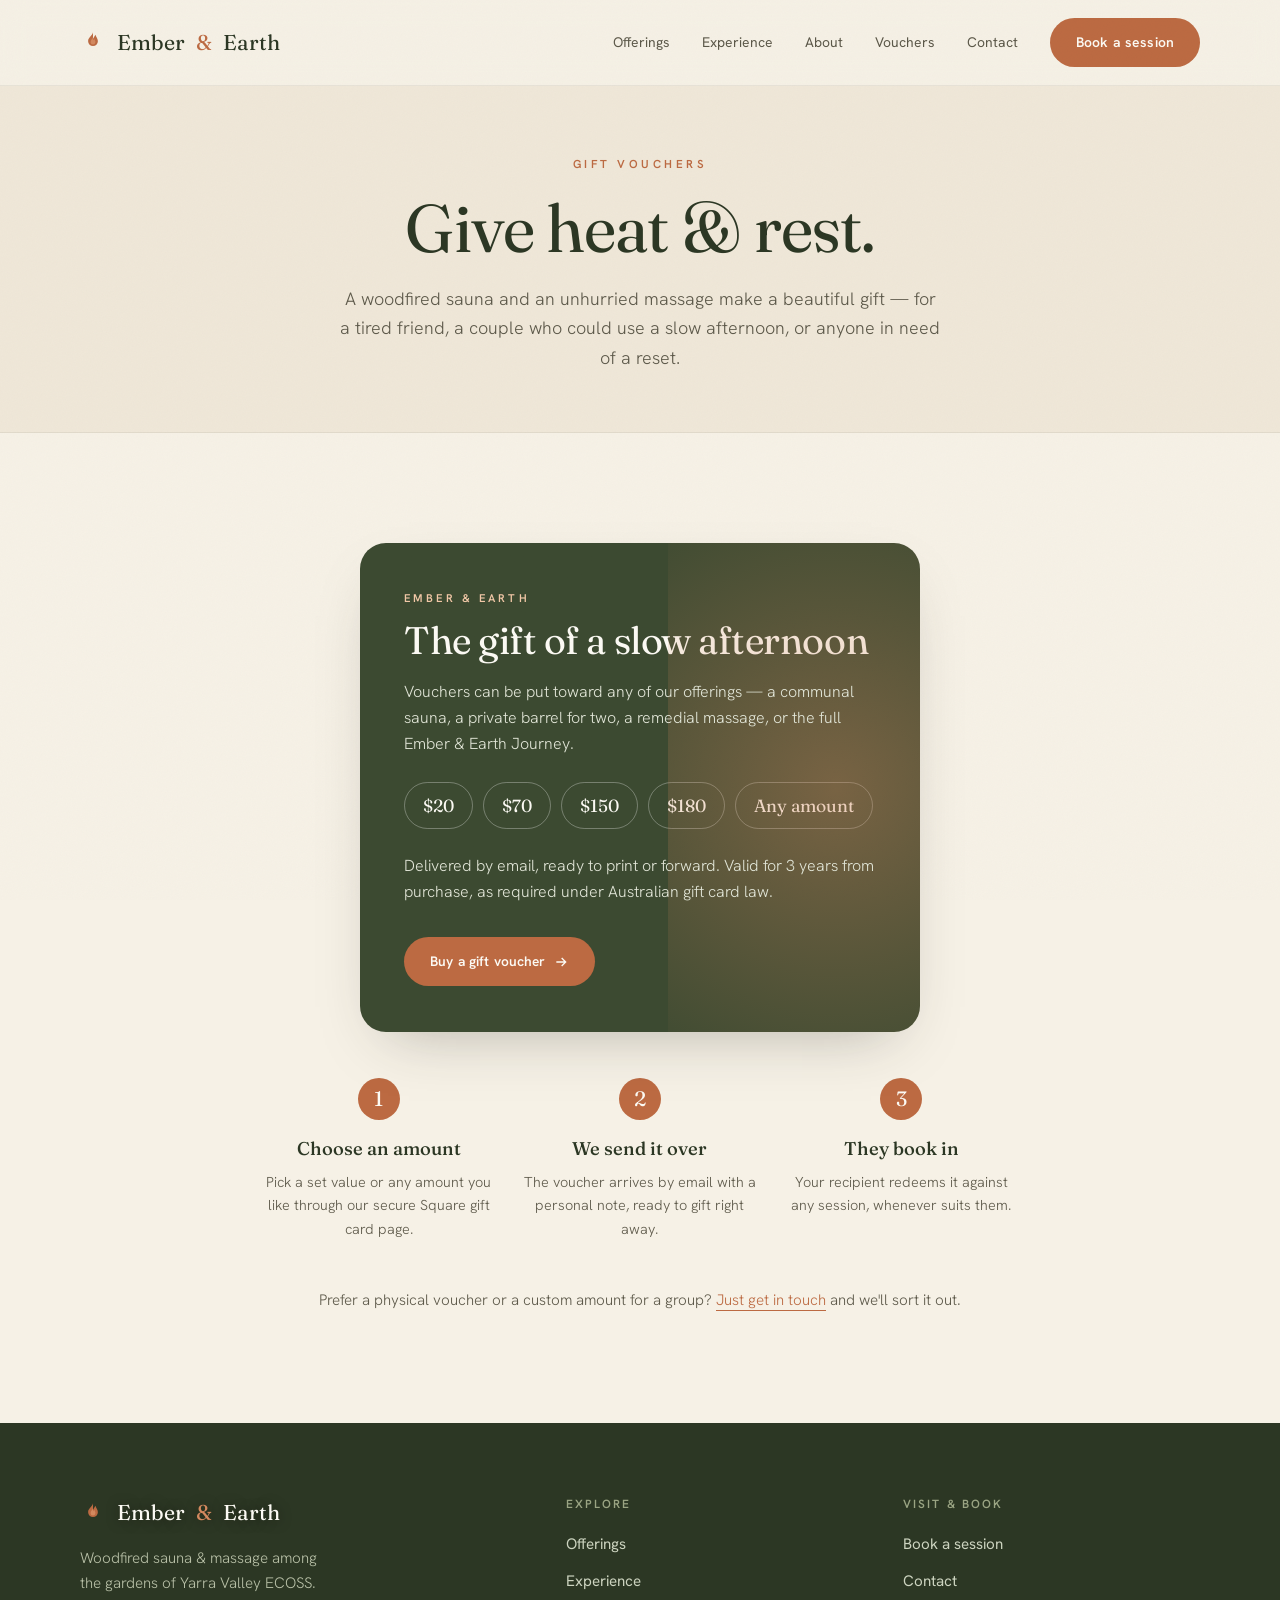
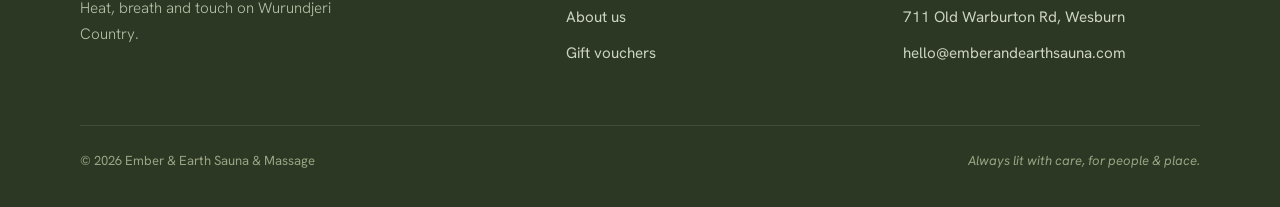
<file: vouchers.html>
<!DOCTYPE html>
<html lang="en">
<head>
<meta charset="UTF-8">
<meta name="viewport" content="width=device-width, initial-scale=1.0">
<title>Gift Vouchers · Ember &amp; Earth — Woodfired Sauna &amp; Massage</title>
<meta name="description" content="Give the gift of heat and rest — Ember & Earth gift vouchers for woodfired sauna and massage in the Yarra Valley.">
<link rel="preconnect" href="https://fonts.googleapis.com">
<link rel="preconnect" href="https://fonts.gstatic.com" crossorigin>
<link href="https://fonts.googleapis.com/css2?family=Fraunces:ital,opsz,wght@0,9..144,400;0,9..144,500;0,9..144,600;1,9..144,400;1,9..144,500&family=Hanken+Grotesk:wght@300;400;500;600&display=swap" rel="stylesheet">
<link rel="stylesheet" href="styles.css">
</head>
<body class="interior">

<header id="hdr">
  <nav>
    <a class="logo" href="index.html">
      <svg width="26" height="26" viewBox="0 0 32 32" fill="none"><path d="M16 4c-1.2 5-6 6-6 11a6 6 0 0012 0c0-3-2-5-3-8-1 2-2 3-3 5z" fill="#bc6a42"/><path d="M16 10c-.6 2.4-3 3-3 6.2A3 3 0 0019 16c0-1.5-1-2.5-1.6-4-.5 1-1 1.3-1.4 1.9z" fill="#d3895f"/></svg>
      Ember <span class="amp">&amp;</span> Earth
    </a>
    <div class="navlinks" id="navlinks">
      <a href="index.html#offerings">Offerings</a>
      <a href="index.html#experience">Experience</a>
      <a href="about.html">About</a>
      <a href="vouchers.html">Vouchers</a>
      <a href="contact.html">Contact</a>
      <a href="index.html#book" class="btn clay">Book a session</a>
    </div>
    <button class="menu-toggle" id="menuToggle" aria-label="Menu">
      <svg width="26" height="26" viewBox="0 0 24 24" fill="none" stroke="currentColor" stroke-width="2"><path d="M3 6h18M3 12h18M3 18h18"/></svg>
    </button>
  </nav>
</header>

<section class="page-hero">
  <div class="wrap">
    <span class="eyebrow c">Gift vouchers</span>
    <h1>Give heat &amp; rest.</h1>
    <p class="lede">A woodfired sauna and an unhurried massage make a beautiful gift — for a tired friend, a couple who could use a slow afternoon, or anyone in need of a reset.</p>
  </div>
</section>

<section class="pad">
  <div class="wrap">
    <div class="voucher-wrap reveal">
      <div class="voucher-card">
        <div class="vc-eyebrow">Ember &amp; Earth</div>
        <h2>The gift of a slow afternoon</h2>
        <p>Vouchers can be put toward any of our offerings — a communal sauna, a private barrel for two, a remedial massage, or the full Ember &amp; Earth Journey.</p>
        <div class="vc-amounts">
          <span>$20</span><span>$70</span><span>$150</span><span>$180</span><span>Any amount</span>
        </div>
        <p>Delivered by email, ready to print or forward. Valid for 3 years from purchase, as required under Australian gift card law.</p>
        <a href="#" id="voucherBtn" class="btn clay" style="margin-top:18px;background:var(--clay)">Buy a gift voucher
          <svg width="16" height="16" viewBox="0 0 24 24" fill="none" stroke="currentColor" stroke-width="2"><path d="M5 12h14M13 6l6 6-6 6"/></svg></a>
      </div>
    </div>

    <div class="voucher-steps">
      <div class="voucher-step reveal">
        <div class="vs-num">1</div>
        <h4>Choose an amount</h4>
        <p>Pick a set value or any amount you like through our secure Square gift card page.</p>
      </div>
      <div class="voucher-step reveal">
        <div class="vs-num">2</div>
        <h4>We send it over</h4>
        <p>The voucher arrives by email with a personal note, ready to gift right away.</p>
      </div>
      <div class="voucher-step reveal">
        <div class="vs-num">3</div>
        <h4>They book in</h4>
        <p>Your recipient redeems it against any session, whenever suits them.</p>
      </div>
    </div>

    <p class="o-note reveal" style="margin-top:46px">Prefer a physical voucher or a custom amount for a group? <a href="contact.html">Just get in touch</a> and we'll sort it out.</p>
  </div>
</section>

<footer>
  <div class="wrap">
    <div class="foot-grid">
      <div class="foot-brand">
        <a class="logo" href="index.html"><svg width="26" height="26" viewBox="0 0 32 32" fill="none"><path d="M16 4c-1.2 5-6 6-6 11a6 6 0 0012 0c0-3-2-5-3-8-1 2-2 3-3 5z" fill="#bc6a42"/><path d="M16 10c-.6 2.4-3 3-3 6.2A3 3 0 0019 16c0-1.5-1-2.5-1.6-4-.5 1-1 1.3-1.4 1.9z" fill="#d3895f"/></svg> Ember <span class="amp">&amp;</span> Earth</a>
        <p>Woodfired sauna &amp; massage among the gardens of Yarra Valley ECOSS. Heat, breath and touch on Wurundjeri Country.</p>
      </div>
      <div class="foot-col"><h4>Explore</h4><a href="index.html#offerings">Offerings</a><a href="index.html#experience">Experience</a><a href="about.html">About us</a><a href="vouchers.html">Gift vouchers</a></div>
      <div class="foot-col"><h4>Visit &amp; book</h4><a href="index.html#book">Book a session</a><a href="contact.html">Contact</a><a href="index.html#location">711 Old Warburton Rd, Wesburn</a><a href="mailto:hello@emberandearthsauna.com">hello@emberandearthsauna.com</a></div>
    </div>
    <div class="foot-bottom"><span>© <span id="yr"></span> Ember &amp; Earth Sauna &amp; Massage</span><span style="font-style:italic">Always lit with care, for people &amp; place.</span></div>
  </div>
</footer>

<script>
  document.getElementById('yr').textContent=new Date().getFullYear();
  const navlinks=document.getElementById('navlinks');
  document.getElementById('menuToggle').onclick=()=>navlinks.classList.toggle('open');
  const io=new IntersectionObserver((es)=>es.forEach(e=>{if(e.isIntersecting)e.target.classList.add('in')}),{threshold:.12});
  document.querySelectorAll('.reveal').forEach((el,i)=>{el.style.transitionDelay=(i%4*60)+'ms';io.observe(el)});
  // TODO: replace '#' with your Square gift card link (Square Dashboard → Gift Cards → eGift card link)
  var vb=document.getElementById('voucherBtn');
  vb.addEventListener('click',function(e){
    if(vb.getAttribute('href')==='#'){e.preventDefault();window.location.href='mailto:hello@emberandearthsauna.com?subject=Gift%20voucher%20enquiry';}
  });
</script>
</body>
</html>
</file>
<file: styles.css>
:root{
    --paper:#f6f1e6;--paper-2:#efe7d8;--cream:#fcfaf4;
    --ink:#2c2b24;--ink-soft:#5c5849;--ink-faint:#8a8472;
    --forest:#3c4a31;--forest-deep:#2c3724;--moss:#67764c;--sage:#97a677;
    --clay:#bc6a42;--clay-soft:#d3895f;--clay-pale:#ead9c8;
    --line:rgba(44,43,36,.13);--line-soft:rgba(44,43,36,.07);
    --serif:'Fraunces',Georgia,serif;--sans:'Hanken Grotesk',system-ui,sans-serif;
    --shadow:0 24px 60px -28px rgba(44,43,36,.35);
  }
  *{margin:0;padding:0;box-sizing:border-box}
  html{scroll-behavior:smooth}
  body{font-family:var(--sans);background:var(--paper);color:var(--ink);line-height:1.65;overflow-x:hidden;-webkit-font-smoothing:antialiased}
  body::after{content:"";position:fixed;inset:0;z-index:9999;pointer-events:none;opacity:.03;mix-blend-mode:multiply;background-image:url("data:image/svg+xml,%3Csvg xmlns='http://www.w3.org/2000/svg' width='180' height='180'%3E%3Cfilter id='n'%3E%3CfeTurbulence type='fractalNoise' baseFrequency='0.8' numOctaves='3'/%3E%3C/filter%3E%3Crect width='100%25' height='100%25' filter='url(%23n)'/%3E%3C/svg%3E")}
  ::selection{background:var(--clay);color:var(--cream)}
  a{color:inherit;text-decoration:none}
  img{display:block;max-width:100%}
  h1,h2,h3{font-family:var(--serif);font-weight:400;line-height:1.06;letter-spacing:-.012em;color:var(--forest-deep)}
  .ital{font-style:italic}
  .wrap{max-width:1180px;margin:0 auto;padding:0 30px}
  .eyebrow{font-size:.72rem;letter-spacing:.3em;text-transform:uppercase;color:var(--clay);font-weight:600;display:inline-flex;align-items:center;gap:.7em}
  .eyebrow::before{content:"";width:24px;height:1px;background:var(--clay)}
  .eyebrow.c{justify-content:center}.eyebrow.c::before{display:none}
  .btn{display:inline-flex;align-items:center;gap:.55em;background:var(--forest);color:var(--cream);padding:13px 26px;border-radius:40px;font-weight:600;font-size:.86rem;letter-spacing:.01em;transition:.3s;border:none;cursor:pointer;font-family:var(--sans)}
  .btn:hover{background:var(--forest-deep);transform:translateY(-2px);box-shadow:0 12px 26px -10px rgba(60,74,49,.6)}
  .btn.clay{background:var(--clay)}.btn.clay:hover{background:#a85a35;box-shadow:0 12px 26px -10px rgba(188,106,66,.6)}
  .btn.ghost{background:transparent;border:1px solid var(--line);color:var(--ink)}
  .btn.ghost:hover{border-color:var(--forest);background:rgba(60,74,49,.05);box-shadow:none}
  header{position:fixed;top:0;left:0;right:0;z-index:100;transition:.4s;background:linear-gradient(180deg,rgba(28,22,14,.55),rgba(28,22,14,0))}
  header.scrolled{background:rgba(246,241,230,.92);backdrop-filter:blur(12px);border-bottom:1px solid var(--line-soft)}
  nav{display:flex;align-items:center;justify-content:space-between;padding:18px 30px;max-width:1180px;margin:0 auto}
  /* default (over hero): light text */
  .logo{display:flex;align-items:center;gap:11px;font-family:var(--serif);font-size:1.34rem;color:#fcfaf4;text-shadow:0 1px 12px rgba(20,16,8,.5);transition:.4s}
  .logo .amp{color:var(--clay-soft)}
  .navlinks{display:flex;gap:32px;align-items:center}
  .navlinks a{font-size:.87rem;color:#f1ece0;transition:.25s;position:relative;text-shadow:0 1px 10px rgba(20,16,8,.45)}
  .navlinks a:hover{color:#fff}
  .navlinks a:not(.btn)::after{content:"";position:absolute;left:0;bottom:-5px;height:1px;width:0;background:var(--clay-soft);transition:.3s}
  .navlinks a:not(.btn):hover::after{width:100%}
  .menu-toggle{display:none;background:none;border:none;color:#fcfaf4;cursor:pointer;transition:.4s}
  /* scrolled (over paper): dark text */
  header.scrolled .logo{color:var(--forest-deep);text-shadow:none}
  header.scrolled .logo .amp{color:var(--clay)}
  header.scrolled .navlinks a{color:var(--ink-soft);text-shadow:none}
  header.scrolled .navlinks a:hover{color:var(--ink)}
  header.scrolled .navlinks a:not(.btn)::after{background:var(--clay)}
  header.scrolled .menu-toggle{color:var(--forest-deep)}
  header.scrolled .navlinks a.btn{color:var(--cream)}
  .hero{position:relative;min-height:100vh;display:flex;align-items:flex-end;overflow:hidden}
  .hero-bg{position:absolute;inset:0;z-index:0}
  .hero-bg img{width:100%;height:100%;object-fit:cover}
  .hero-bg::after{content:"";position:absolute;inset:0;background:linear-gradient(180deg,rgba(30,24,16,.30) 0%,rgba(30,24,16,.06) 34%,rgba(30,24,16,.10) 62%,rgba(246,241,230,.10) 84%,var(--paper) 100%)}
  .hero .wrap{position:relative;z-index:2;width:100%;padding-bottom:56px;padding-top:130px;display:flex}
  .hero-panel{
    max-width:440px;background:rgba(34,30,22,.34);backdrop-filter:blur(14px) saturate(120%);-webkit-backdrop-filter:blur(14px) saturate(120%);
    border:1px solid rgba(255,255,255,.16);border-radius:22px;padding:30px 34px 34px;box-shadow:0 30px 70px -30px rgba(0,0,0,.6);
  }
  .hero .eyebrow{color:#fbe9d8;font-size:.66rem}.hero .eyebrow::before{background:#fbe9d8}
  .hero h1{font-size:clamp(2.3rem,4.4vw,3.5rem);color:var(--cream);margin:16px 0 0;max-width:13ch}
  .hero h1 .ital{color:#f3c9a8}
  .hero p.lead{font-size:1rem;color:#f1ece0;max-width:36ch;font-weight:300;margin-top:18px}
  .hero-cta{display:flex;gap:12px;flex-wrap:wrap;margin-top:24px}
  .scroll-hint{position:absolute;left:50%;bottom:24px;transform:translateX(-50%);z-index:3;color:var(--cream);opacity:.85;animation:bob 2.2s ease-in-out infinite}
  @keyframes bob{0%,100%{transform:translate(-50%,0)}50%{transform:translate(-50%,8px)}}
  .ack{background:var(--forest-deep);padding:15px 0}
  .ack p{font-size:.85rem;color:#dfe4d2;text-align:center;font-style:italic;font-family:var(--serif)}
  section{position:relative}
  .pad{padding:110px 0}
  .sec-head{max-width:44rem;margin-bottom:56px}
  .sec-head h2{font-size:clamp(2.2rem,4.6vw,3.6rem);margin-top:16px}
  .sec-head.center{margin-left:auto;margin-right:auto;text-align:center}
  .lede{font-size:1.12rem;color:var(--ink-soft);font-weight:300;max-width:40ch}
  .journey-grid{display:grid;grid-template-columns:1fr 1fr;gap:30px;margin-bottom:40px}
  .step{background:var(--cream);border:1px solid var(--line);border-radius:24px;overflow:hidden;box-shadow:var(--shadow);transition:.4s}
  .step:hover{transform:translateY(-6px)}
  .step-img{height:240px;overflow:hidden;position:relative}
  .step-img img{width:100%;height:100%;object-fit:cover;transition:.7s}
  .step:hover .step-img img{transform:scale(1.05)}
  .step-img .tag{position:absolute;top:16px;left:16px;background:var(--cream);color:var(--forest-deep);font-size:.72rem;letter-spacing:.16em;text-transform:uppercase;font-weight:600;padding:7px 14px;border-radius:30px}
  .step-body{padding:32px 32px 36px}
  .step .dur{font-family:var(--serif);font-size:2.8rem;line-height:1;color:var(--clay)}
  .step .dur span{font-size:1rem;font-style:italic;color:var(--ink-faint)}
  .step h3{font-size:1.5rem;margin:12px 0 10px}
  .step p{color:var(--ink-soft);font-weight:300}
  .price-card{display:flex;align-items:center;justify-content:space-between;gap:34px;flex-wrap:wrap;background:var(--forest);color:var(--cream);border-radius:24px;padding:40px 46px;position:relative;overflow:hidden}
  .price-card::before{content:"";position:absolute;right:-40px;top:-60px;width:280px;height:280px;border-radius:50%;background:radial-gradient(circle,rgba(211,137,95,.4),transparent 70%)}
  .price-card .pc-info{position:relative;z-index:1}
  .price-card h3{color:var(--cream);font-size:1.7rem;margin-bottom:8px}
  .price-card p{color:#dfe4d2;font-weight:300;max-width:42ch}
  .price-card .pc-right{position:relative;z-index:1;text-align:right;min-width:160px}
  .price-card .per{font-size:.72rem;letter-spacing:.16em;text-transform:uppercase;color:#c2cbb0;margin-bottom:8px}
  .price-card .amt{font-family:var(--serif);font-size:3.6rem;line-height:1}
  .price-card .amt sup{font-size:1.3rem;vertical-align:super;color:#f3c9a8}
  /* OFFERINGS */
  .offer-grid{display:grid;grid-template-columns:repeat(4,1fr);gap:18px;align-items:stretch}
  .offer{display:flex;flex-direction:column;background:var(--cream);border:1px solid var(--line);border-radius:20px;padding:30px 24px;position:relative;transition:.35s}
  .offer:hover{transform:translateY(-6px);box-shadow:var(--shadow)}
  .offer .o-kind{font-size:.66rem;letter-spacing:.16em;text-transform:uppercase;color:var(--clay);font-weight:600}
  .offer h3{font-size:1.26rem;margin:9px 0 0;line-height:1.22;min-height:2.4em}
  .offer .o-price{display:flex;align-items:baseline;gap:8px;margin-top:18px}
  .offer .o-price .amt{font-family:var(--serif);font-size:2.5rem;line-height:1;color:var(--forest-deep)}
  .offer .o-price .amt sup{font-size:1rem;vertical-align:super;top:-.7em;color:var(--clay)}
  .offer .o-per{font-size:.76rem;color:var(--ink-faint);letter-spacing:.03em}
  .offer .o-desc{color:var(--ink-soft);font-weight:300;font-size:.92rem;line-height:1.55;margin:14px 0 24px}
  .offer .o-btn{margin-top:auto;justify-content:center;width:100%}
  .offer.featured{background:var(--forest);border-color:var(--forest);box-shadow:var(--shadow)}
  .offer.featured .o-kind{color:#f3c9a8}
  .offer.featured h3,.offer.featured .o-price .amt{color:var(--cream)}
  .offer.featured .o-price .amt sup{color:#f3c9a8}
  .offer.featured .o-per{color:#c2cbb0}
  .offer.featured .o-desc{color:#e3e7d9}
  .offer .o-flag{position:absolute;top:-11px;left:50%;transform:translateX(-50%);background:var(--clay);color:var(--cream);font-size:.62rem;letter-spacing:.14em;text-transform:uppercase;font-weight:600;padding:5px 13px;border-radius:30px;white-space:nowrap}
  .o-note{text-align:center;color:var(--ink-soft);font-weight:300;margin-top:38px;font-size:.95rem}
  .o-note a{color:var(--clay);border-bottom:1px solid currentColor}
  /* RITUAL explainer */
  .ritual-grid{display:grid;grid-template-columns:1fr 1fr;gap:30px}
  #experience{background:var(--paper-2)}
  .exp-grid{display:grid;grid-template-columns:repeat(3,1fr);gap:28px}
  .exp{background:var(--cream);border-radius:20px;padding:34px 30px;border:1px solid var(--line);transition:.35s}
  .exp:hover{transform:translateY(-4px);box-shadow:var(--shadow)}
  .exp .ei{width:52px;height:52px;border-radius:50%;background:var(--clay-pale);color:var(--clay);display:flex;align-items:center;justify-content:center;margin-bottom:20px}
  .exp h3{font-size:1.26rem;margin-bottom:10px}
  .exp p{color:var(--ink-soft);font-weight:300;font-size:.97rem}
  .feature{display:grid;grid-template-columns:1.05fr .95fr;gap:62px;align-items:center}
  .feature-art{position:relative}
  .feature-art .fimg{border-radius:24px;overflow:hidden;box-shadow:var(--shadow);aspect-ratio:4/5}
  .feature-art .fimg img{width:100%;height:100%;object-fit:cover}
  .feature-art .badge{position:absolute;bottom:-22px;left:-22px;background:var(--cream);border:1px solid var(--line);border-radius:18px;padding:18px 22px;box-shadow:var(--shadow);max-width:200px}
  .feature-art .badge .bn{font-family:var(--serif);font-size:1.9rem;color:var(--clay);line-height:1}
  .feature-art .badge .bl{font-size:.78rem;color:var(--ink-soft);margin-top:4px}
  .feature h2{font-size:clamp(2rem,4vw,3.1rem);margin:16px 0 22px}
  .feature p{color:var(--ink-soft);font-weight:300;margin-bottom:16px}
  .feat-list{list-style:none;margin-top:24px;display:grid;gap:16px}
  .feat-list li{display:flex;gap:14px;align-items:flex-start;color:var(--ink-soft);font-weight:300}
  .feat-list li .ck{flex:none;margin-top:2px;width:24px;height:24px;border-radius:50%;background:var(--sage);color:var(--cream);display:flex;align-items:center;justify-content:center}
  .feat-list strong{color:var(--forest-deep);font-weight:600}
  #location{background:var(--paper-2)}
  .loc{display:grid;grid-template-columns:1fr 1fr;gap:56px;align-items:center}
  .loc-img{border-radius:24px;overflow:hidden;box-shadow:var(--shadow);aspect-ratio:1/1}
  .loc-img img{width:100%;height:100%;object-fit:cover}
  .loc h2{font-size:clamp(2rem,4vw,3.1rem);margin:16px 0 20px}
  .loc p{color:var(--ink-soft);font-weight:300;margin-bottom:16px}
  .loc-detail{display:grid;gap:18px;margin-top:26px}
  .loc-detail .row{display:flex;gap:14px;align-items:flex-start}
  .loc-detail .row .ic{flex:none;color:var(--clay);margin-top:2px}
  .loc-detail .lab{font-size:.72rem;letter-spacing:.14em;text-transform:uppercase;color:var(--ink-faint)}
  .loc-detail .val{color:var(--ink)}
  #book{background:var(--forest-deep)}
  #book .sec-head h2{color:var(--cream)}
  #book .eyebrow{color:#f3c9a8}#book .eyebrow::before{background:#f3c9a8}
  #book .lede{color:#cdd4c0}
  .booking{max-width:760px;margin:0 auto;background:var(--cream);border-radius:26px;overflow:hidden;box-shadow:0 40px 90px -30px rgba(0,0,0,.5)}
  .booking-head{padding:28px 38px;border-bottom:1px solid var(--line-soft);display:flex;justify-content:space-between;align-items:center;flex-wrap:wrap;gap:12px}
  .booking-head h3{font-size:1.36rem}
  .booking-head .pkg{font-size:.84rem;color:var(--ink-soft)}
  .booking-head .pr{text-align:right;font-size:.82rem;color:var(--ink-faint)}
  .booking-head .pr b{display:block;font-family:var(--serif);font-size:1.5rem;color:var(--clay);font-style:italic}
  .steps-bar{display:flex;gap:8px;padding:22px 38px 0}
  .steps-bar .sb{flex:1;height:4px;border-radius:3px;background:var(--paper-2);transition:.4s}
  .steps-bar .sb.active{background:var(--clay)}
  .booking-body{padding:28px 38px 38px;min-height:300px}
  .step-label{font-size:.74rem;letter-spacing:.2em;text-transform:uppercase;color:var(--clay);margin-bottom:6px;font-weight:600}
  .step-title{font-family:var(--serif);font-size:1.7rem;margin-bottom:22px;color:var(--forest-deep)}
  .sub-label{font-size:.78rem;letter-spacing:.08em;text-transform:uppercase;color:var(--ink-soft);margin-bottom:12px;font-weight:600}
  .offer-pick{display:grid;gap:12px}
  .opick{display:flex;align-items:center;gap:16px;background:var(--paper);border:1px solid var(--line);border-radius:14px;padding:16px 18px;cursor:pointer;transition:.25s;text-align:left}
  .opick:hover{border-color:var(--clay);transform:translateY(-2px)}
  .opick.sel{border-color:var(--forest);background:#fff;box-shadow:0 10px 26px -16px rgba(60,74,49,.5)}
  .opick .ocheck{flex:none;width:22px;height:22px;border-radius:50%;border:2px solid var(--line);display:flex;align-items:center;justify-content:center;transition:.25s}
  .opick.sel .ocheck{border-color:var(--forest);background:var(--forest)}
  .opick .ocheck svg{opacity:0;transition:.2s}
  .opick.sel .ocheck svg{opacity:1}
  .opick .oinfo{flex:1}
  .opick .on{font-weight:600;color:var(--ink)}
  .opick .od{font-size:.85rem;color:var(--ink-soft);font-weight:300}
  .opick .op{font-family:var(--serif);font-size:1.3rem;color:var(--clay);white-space:nowrap}
  .opick .op small{font-size:.7rem;color:var(--ink-faint);font-family:var(--sans);display:block;text-align:right;font-style:normal}
  .stepper{display:flex;align-items:center;gap:14px}
  .stepper button{width:40px;height:40px;border-radius:50%;border:1px solid var(--line);background:var(--paper);color:var(--forest-deep);font-size:1.4rem;line-height:1;cursor:pointer;transition:.2s;display:flex;align-items:center;justify-content:center}
  .stepper button:hover{border-color:var(--clay);background:#fff}
  .stepper button:disabled{opacity:.35;cursor:not-allowed}
  .stepper #guestsVal{font-family:var(--serif);font-size:1.5rem;min-width:28px;text-align:center;color:var(--forest-deep)}
  .stepper-note{font-size:.82rem;color:var(--ink-faint);font-weight:300}
  /* SQUARE BOOKING LIST */
  .book-list{display:grid;gap:12px}
  .book-row{display:flex;align-items:center;justify-content:space-between;gap:20px;background:var(--paper);border:1px solid var(--line);border-radius:14px;padding:18px 22px;transition:.25s}
  .book-row:hover{border-color:var(--clay)}
  .book-row.feature{background:#fff;border-color:var(--forest);box-shadow:0 12px 30px -18px rgba(60,74,49,.5)}
  .book-row .br-name{display:block;font-family:var(--serif);font-size:1.2rem;color:var(--forest-deep)}
  .book-row .br-meta{display:block;font-size:.86rem;color:var(--ink-soft);font-weight:300;margin-top:3px}
  .book-row .br-flag{display:inline-block;background:var(--clay);color:var(--cream);font-size:.6rem;letter-spacing:.14em;text-transform:uppercase;font-weight:600;padding:3px 9px;border-radius:20px;vertical-align:middle;margin-left:8px;font-family:var(--sans)}
  .book-row .br-btn{flex:none;white-space:nowrap}
  .book-note{font-size:.9rem;color:var(--ink-soft);font-weight:300;margin-top:22px;text-align:center}
  .book-note a{color:var(--clay);border-bottom:1px solid currentColor}
  .book-cta{margin-top:26px;padding-top:26px;border-top:1px solid var(--line-soft);text-align:center}
  .book-cta-label{font-size:.95rem;color:var(--ink-soft);font-weight:300;margin-bottom:16px}
  .square-btn-wrap{display:flex;justify-content:center}
  .square-btn-wrap a{transition:filter .2s,transform .2s}
  .square-btn-wrap a:hover{filter:brightness(1.06);transform:translateY(-2px)}
  /* BOOKING MODAL */
  .modal-overlay{position:fixed;inset:0;z-index:1000;background:rgba(28,22,14,.62);backdrop-filter:blur(6px);display:flex;align-items:center;justify-content:center;padding:24px;opacity:0;visibility:hidden;transition:.3s}
  .modal-overlay.open{opacity:1;visibility:visible}
  .modal-card{width:100%;max-width:560px;height:min(86vh,820px);background:var(--cream);border-radius:22px;overflow:hidden;display:flex;flex-direction:column;box-shadow:0 40px 100px -30px rgba(0,0,0,.6);transform:translateY(20px) scale(.98);transition:.35s}
  .modal-overlay.open .modal-card{transform:none}
  .modal-head{display:flex;align-items:center;justify-content:space-between;padding:18px 22px;border-bottom:1px solid var(--line-soft);flex:none}
  .modal-title{display:flex;align-items:center;gap:10px;font-family:var(--serif);font-size:1.2rem;color:var(--forest-deep)}
  .modal-close{background:var(--paper);border:1px solid var(--line);border-radius:50%;width:38px;height:38px;display:flex;align-items:center;justify-content:center;cursor:pointer;color:var(--ink-soft);transition:.2s}
  .modal-close:hover{background:#fff;color:var(--ink);transform:rotate(90deg)}
  .modal-body{position:relative;flex:1;overflow:hidden}
  .modal-body iframe{width:100%;height:100%;border:0;background:#fff}
  .modal-loading{position:absolute;inset:0;display:flex;flex-direction:column;align-items:center;justify-content:center;gap:16px;color:var(--ink-soft);font-size:.92rem;font-weight:300;background:var(--cream);transition:.3s}
  .modal-loading.hide{opacity:0;pointer-events:none}
  .modal-fallback{position:absolute;inset:0;display:none;flex-direction:column;align-items:center;justify-content:center;text-align:center;gap:14px;padding:40px;background:var(--cream)}
  .modal-fallback.show{display:flex}
  .modal-fallback h4{font-family:var(--serif);font-size:1.5rem;color:var(--forest-deep)}
  .modal-fallback p{color:var(--ink-soft);font-weight:300;max-width:32ch}
  .modal-fallback .btn{margin-top:8px}
  .spinner{width:34px;height:34px;border-radius:50%;border:3px solid var(--clay-pale);border-top-color:var(--clay);animation:spin .8s linear infinite}
  @keyframes spin{to{transform:rotate(360deg)}}
  .modal-foot{flex:none;display:flex;align-items:center;justify-content:space-between;gap:12px;padding:13px 22px;border-top:1px solid var(--line-soft);font-size:.8rem;color:var(--ink-faint);font-weight:300}
  .modal-foot strong{color:var(--forest-deep);font-weight:600}
  .modal-foot a{color:var(--clay)}
  .book-inline{margin-top:24px;border-top:1px solid var(--line-soft);padding-top:18px}
  .book-inline summary{cursor:pointer;font-size:.9rem;color:var(--forest-deep);font-weight:600;letter-spacing:.02em;list-style:none}
  .book-inline summary::-webkit-details-marker{display:none}
  .book-inline summary::before{content:"+ ";color:var(--clay)}
  .book-inline[open] summary::before{content:"– "}
  .square-embed{margin-top:18px;min-height:60px}
  .panel{display:none;animation:fade .5s ease}
  .panel.show{display:block}
  @keyframes fade{from{opacity:0;transform:translateY(10px)}to{opacity:1;transform:none}}
  .date-grid{display:grid;grid-template-columns:repeat(auto-fill,minmax(86px,1fr));gap:10px}
  .date-cell{background:var(--paper);border:1px solid var(--line);border-radius:14px;padding:14px 8px;text-align:center;cursor:pointer;transition:.25s}
  .date-cell:hover{border-color:var(--clay);transform:translateY(-2px)}
  .date-cell.sel{background:var(--forest);border-color:var(--forest);color:var(--cream)}
  .date-cell .dow{font-size:.7rem;letter-spacing:.1em;text-transform:uppercase;color:var(--ink-faint)}
  .date-cell.sel .dow{color:#c2cbb0}
  .date-cell .dnum{font-family:var(--serif);font-size:1.5rem;display:block;margin:2px 0}
  .date-cell .mon{font-size:.72rem;color:var(--ink-soft)}
  .date-cell.sel .mon{color:#c2cbb0}
  .slot-grid{display:grid;grid-template-columns:repeat(auto-fill,minmax(120px,1fr));gap:10px}
  .slot{background:var(--paper);border:1px solid var(--line);border-radius:12px;padding:14px;text-align:center;cursor:pointer;transition:.25s;font-weight:500}
  .slot:hover{border-color:var(--clay)}
  .slot.sel{background:var(--forest);border-color:var(--forest);color:var(--cream)}
  .slot.taken{opacity:.34;cursor:not-allowed;text-decoration:line-through}
  .field{margin-bottom:18px}
  .field label{display:block;font-size:.76rem;letter-spacing:.06em;text-transform:uppercase;color:var(--ink-soft);margin-bottom:8px}
  .field input,.field textarea{width:100%;background:var(--paper);border:1px solid var(--line);border-radius:12px;padding:13px 16px;color:var(--ink);font-family:var(--sans);font-size:.98rem;transition:.25s}
  .field input:focus,.field textarea:focus{outline:none;border-color:var(--clay);background:#fff}
  .field textarea{resize:vertical;min-height:84px}
  .field.two{display:grid;grid-template-columns:1fr 1fr;gap:16px}
  .field.two .field{margin:0}
  .err{color:var(--clay);font-size:.82rem;margin-top:8px;display:none}
  .err.show{display:block}
  .summary{background:var(--paper);border:1px solid var(--line);border-radius:14px;padding:22px 24px;margin-bottom:22px}
  .summary .sr{display:flex;justify-content:space-between;padding:9px 0;border-bottom:1px dashed var(--line-soft);font-size:.95rem;gap:16px}
  .summary .sr:last-child{border-bottom:none}
  .summary .sr .k{color:var(--ink-soft)}
  .summary .sr .v{color:var(--ink);font-weight:500;text-align:right}
  .summary .sr.total{margin-top:6px;padding-top:14px}
  .summary .sr.total .v{font-family:var(--serif);font-size:1.4rem;color:var(--clay)}
  .booking-nav{display:flex;justify-content:space-between;margin-top:26px;gap:12px}
  .booking-nav .spacer{flex:1}
  .confirmed{text-align:center;padding:18px 0}
  .confirmed .check{width:74px;height:74px;border-radius:50%;background:rgba(151,166,119,.2);border:1px solid var(--sage);display:flex;align-items:center;justify-content:center;margin:0 auto 22px}
  .confirmed h3{font-size:2rem;margin-bottom:12px}
  .confirmed p{color:var(--ink-soft);max-width:32ch;margin:0 auto 8px;font-weight:300}
  .confirmed .ref{display:inline-block;margin-top:18px;background:var(--paper);border:1px dashed var(--line);border-radius:10px;padding:10px 20px;font-family:var(--serif);letter-spacing:.08em;color:var(--clay)}
  .faq-list{max-width:780px;margin:0 auto}
  .faq{border-bottom:1px solid var(--line)}
  .faq button{width:100%;background:none;border:none;color:var(--forest-deep);text-align:left;padding:26px 0;font-family:var(--serif);font-size:1.24rem;cursor:pointer;display:flex;justify-content:space-between;align-items:center;gap:20px}
  .faq button .pm{flex:none;width:26px;height:26px;border:1px solid var(--line);border-radius:50%;display:flex;align-items:center;justify-content:center;transition:.3s;color:var(--clay)}
  .faq.open button .pm{background:var(--clay);border-color:var(--clay);color:var(--cream);transform:rotate(45deg)}
  .faq .ans{max-height:0;overflow:hidden;transition:max-height .4s ease;color:var(--ink-soft);font-weight:300}
  .faq .ans p{padding-bottom:26px;max-width:62ch}
  footer{background:var(--forest-deep);color:#dfe4d2;padding:72px 0 36px}
  .foot-grid{display:grid;grid-template-columns:1.5fr 1fr 1fr;gap:40px;margin-bottom:48px}
  .foot-brand .logo{color:var(--cream);margin-bottom:16px}
  .foot-brand .logo .amp{color:var(--clay-soft)}
  .foot-brand p{color:#b9c1a8;font-weight:300;max-width:28ch;font-size:.95rem}
  .foot-col h4{font-size:.74rem;letter-spacing:.18em;text-transform:uppercase;color:#9aa483;margin-bottom:18px;font-weight:600}
  .foot-col a{display:block;color:#cdd4c0;font-size:.95rem;margin-bottom:11px;transition:.25s}
  .foot-col a:hover{color:var(--clay-soft)}
  .foot-bottom{border-top:1px solid rgba(255,255,255,.1);padding-top:24px;display:flex;justify-content:space-between;flex-wrap:wrap;gap:12px;font-size:.82rem;color:#9aa483}
  .reveal{opacity:0;transform:translateY(28px);transition:.8s cubic-bezier(.2,.7,.2,1)}
  .reveal.in{opacity:1;transform:none}
  @media(max-width:880px){
    .feature,.loc{grid-template-columns:1fr;gap:40px}
    .feature-art{order:-1}.feature-art .fimg{aspect-ratio:16/11}
    .journey-grid,.exp-grid{grid-template-columns:1fr}
    .offer-grid{grid-template-columns:repeat(2,1fr)}
    .offer.featured{grid-column:1 / -1}
    .offer .offer-top h3{min-height:0}
    .ritual-grid{grid-template-columns:1fr}
    .navlinks{display:none}
    .navlinks.open{display:flex;position:absolute;top:100%;left:0;right:0;flex-direction:column;background:var(--cream);padding:24px 30px;gap:18px;border-bottom:1px solid var(--line)}
    .navlinks.open a{color:var(--ink-soft);text-shadow:none}
    .navlinks.open a.btn{color:var(--cream)}
    .menu-toggle{display:block}
    .price-card{flex-direction:column;align-items:flex-start;text-align:left}
    .price-card .pc-right{text-align:left}
  }
  @media(max-width:520px){
    .wrap{padding:0 20px}nav{padding:16px 20px}.pad{padding:74px 0}
    .booking-head,.booking-body,.steps-bar{padding-left:22px;padding-right:22px}
    .field.two{grid-template-columns:1fr}.foot-grid{grid-template-columns:1fr}
    .offer-grid{grid-template-columns:1fr}.offer.featured{grid-column:auto}
    .hero-panel{padding:30px 26px 32px}.hero .wrap{padding-bottom:48px}
  }
  /* ============ INTERIOR PAGES (About / Vouchers / Contact) ============ */
  /* Interior pages have a solid header from the start (no photo hero) */
  body.interior header{background:rgba(246,241,230,.92);backdrop-filter:blur(12px);border-bottom:1px solid var(--line-soft)}
  body.interior header .logo{color:var(--forest-deep);text-shadow:none}
  body.interior header .logo .amp{color:var(--clay)}
  body.interior header .navlinks a{color:var(--ink-soft);text-shadow:none}
  body.interior header .navlinks a:hover{color:var(--ink)}
  body.interior header .navlinks a:not(.btn)::after{background:var(--clay)}
  body.interior header .navlinks a.btn{color:var(--cream)}
  body.interior header .menu-toggle{color:var(--forest-deep)}
  body.interior{padding-top:0}

  .page-hero{padding:150px 0 60px;text-align:center;background:var(--paper-2);border-bottom:1px solid var(--line-soft);position:relative}
  .page-hero h1{font-size:clamp(2.6rem,5.5vw,4.2rem);color:var(--forest-deep);margin-top:16px}
  .page-hero p.lede{max-width:60ch;margin:20px auto 0;color:var(--ink-soft);font-weight:300;font-size:1.12rem}

  /* Practitioners */
  .prac-grid{display:grid;grid-template-columns:1fr 1fr;gap:34px;margin-top:8px}
  .prac{background:var(--cream);border:1px solid var(--line);border-radius:24px;overflow:hidden;display:flex;flex-direction:column;transition:.35s}
  .prac:hover{transform:translateY(-6px);box-shadow:var(--shadow)}
  .prac-photo{aspect-ratio:4/3;background:linear-gradient(135deg,var(--paper-2),var(--clay-pale));position:relative;overflow:hidden}
  .prac-photo img{width:100%;height:100%;object-fit:cover}
  .prac-photo .ph-placeholder{position:absolute;inset:0;display:flex;align-items:center;justify-content:center;color:var(--sage)}
  .prac-body{padding:30px 30px 32px}
  .prac-body .o-kind{font-size:.68rem;letter-spacing:.16em;text-transform:uppercase;color:var(--clay);font-weight:600}
  .prac-body h3{font-size:1.7rem;margin:8px 0 4px;color:var(--forest-deep)}
  .prac-body .role{font-style:italic;color:var(--moss);font-family:var(--serif);font-size:1.05rem;margin-bottom:16px}
  .prac-body p{color:var(--ink-soft);font-weight:300;margin-bottom:14px}
  .prac-tags{display:flex;flex-wrap:wrap;gap:8px;margin-top:18px}
  .prac-tags span{font-size:.76rem;background:var(--paper-2);border:1px solid var(--line);color:var(--ink-soft);padding:6px 13px;border-radius:30px}

  /* About story */
  .story{max-width:760px;margin:0 auto;text-align:center}
  .story p{color:var(--ink-soft);font-weight:300;font-size:1.1rem;margin-bottom:20px}
  .story p .ital{color:var(--forest-deep)}

  /* Vouchers */
  .voucher-wrap{max-width:560px;margin:0 auto}
  .voucher-card{background:var(--forest);color:var(--cream);border-radius:26px;padding:46px 44px;position:relative;overflow:hidden;box-shadow:var(--shadow)}
  .voucher-card::before{content:"";position:absolute;top:-40%;right:-15%;width:60%;height:180%;background:radial-gradient(circle,rgba(211,137,95,.4),transparent 70%);pointer-events:none}
  .voucher-card .vc-eyebrow{font-size:.7rem;letter-spacing:.28em;text-transform:uppercase;color:#f3c9a8;font-weight:600}
  .voucher-card h2{color:var(--cream);font-size:2.4rem;margin:12px 0 18px}
  .voucher-card p{color:#e3e7d9;font-weight:300;margin-bottom:14px;position:relative}
  .voucher-card .vc-amounts{display:flex;gap:10px;flex-wrap:wrap;margin:24px 0}
  .voucher-card .vc-amounts span{border:1px solid rgba(255,255,255,.3);border-radius:30px;padding:8px 18px;font-family:var(--serif);font-size:1.1rem}
  .voucher-steps{display:grid;grid-template-columns:repeat(3,1fr);gap:24px;margin-top:46px;max-width:760px;margin-left:auto;margin-right:auto}
  .voucher-step{text-align:center}
  .voucher-step .vs-num{width:42px;height:42px;border-radius:50%;background:var(--clay);color:var(--cream);font-family:var(--serif);font-size:1.3rem;display:flex;align-items:center;justify-content:center;margin:0 auto 14px}
  .voucher-step h4{font-family:var(--serif);font-size:1.15rem;color:var(--forest-deep);margin-bottom:6px;font-weight:500}
  .voucher-step p{font-size:.9rem;color:var(--ink-soft);font-weight:300}

  /* Contact */
  .contact-grid{display:grid;grid-template-columns:1fr 1fr;gap:54px;align-items:start}
  .contact-info .row{display:flex;gap:16px;align-items:flex-start;margin-bottom:26px}
  .contact-info .ic{flex:none;width:42px;height:42px;border-radius:50%;background:var(--paper-2);display:flex;align-items:center;justify-content:center;color:var(--clay)}
  .contact-info .lab{font-size:.72rem;letter-spacing:.16em;text-transform:uppercase;color:var(--ink-faint);font-weight:600;margin-bottom:3px}
  .contact-info .val{color:var(--forest-deep);font-size:1.05rem}
  .contact-info .val a:hover{color:var(--clay)}
  .contact-form{background:var(--cream);border:1px solid var(--line);border-radius:24px;padding:34px}
  .contact-form .field{margin-bottom:18px}
  .contact-form label{display:block;font-size:.78rem;letter-spacing:.04em;color:var(--ink-soft);font-weight:600;margin-bottom:7px}
  .contact-form input,.contact-form textarea,.contact-form select{width:100%;padding:13px 15px;border:1px solid var(--line);border-radius:12px;background:var(--paper);font-family:var(--sans);font-size:.95rem;color:var(--ink);transition:.2s}
  .contact-form input:focus,.contact-form textarea:focus,.contact-form select:focus{outline:none;border-color:var(--clay);background:#fff}
  .contact-form textarea{resize:vertical;min-height:120px}
  .contact-form .btn{width:100%;justify-content:center;margin-top:6px}
  .form-success{display:none;text-align:center;padding:30px 0}
  .form-success.show{display:block}
  .form-success .check{width:60px;height:60px;border-radius:50%;background:var(--paper-2);display:flex;align-items:center;justify-content:center;margin:0 auto 18px}
  .form-success h3{color:var(--forest-deep);font-size:1.5rem;margin-bottom:8px}
  .form-success p{color:var(--ink-soft);font-weight:300}

  @media(max-width:820px){
    .prac-grid,.contact-grid{grid-template-columns:1fr}
    .voucher-steps{grid-template-columns:1fr;gap:30px;max-width:340px}
    .page-hero{padding:130px 0 48px}
  }
</file>
